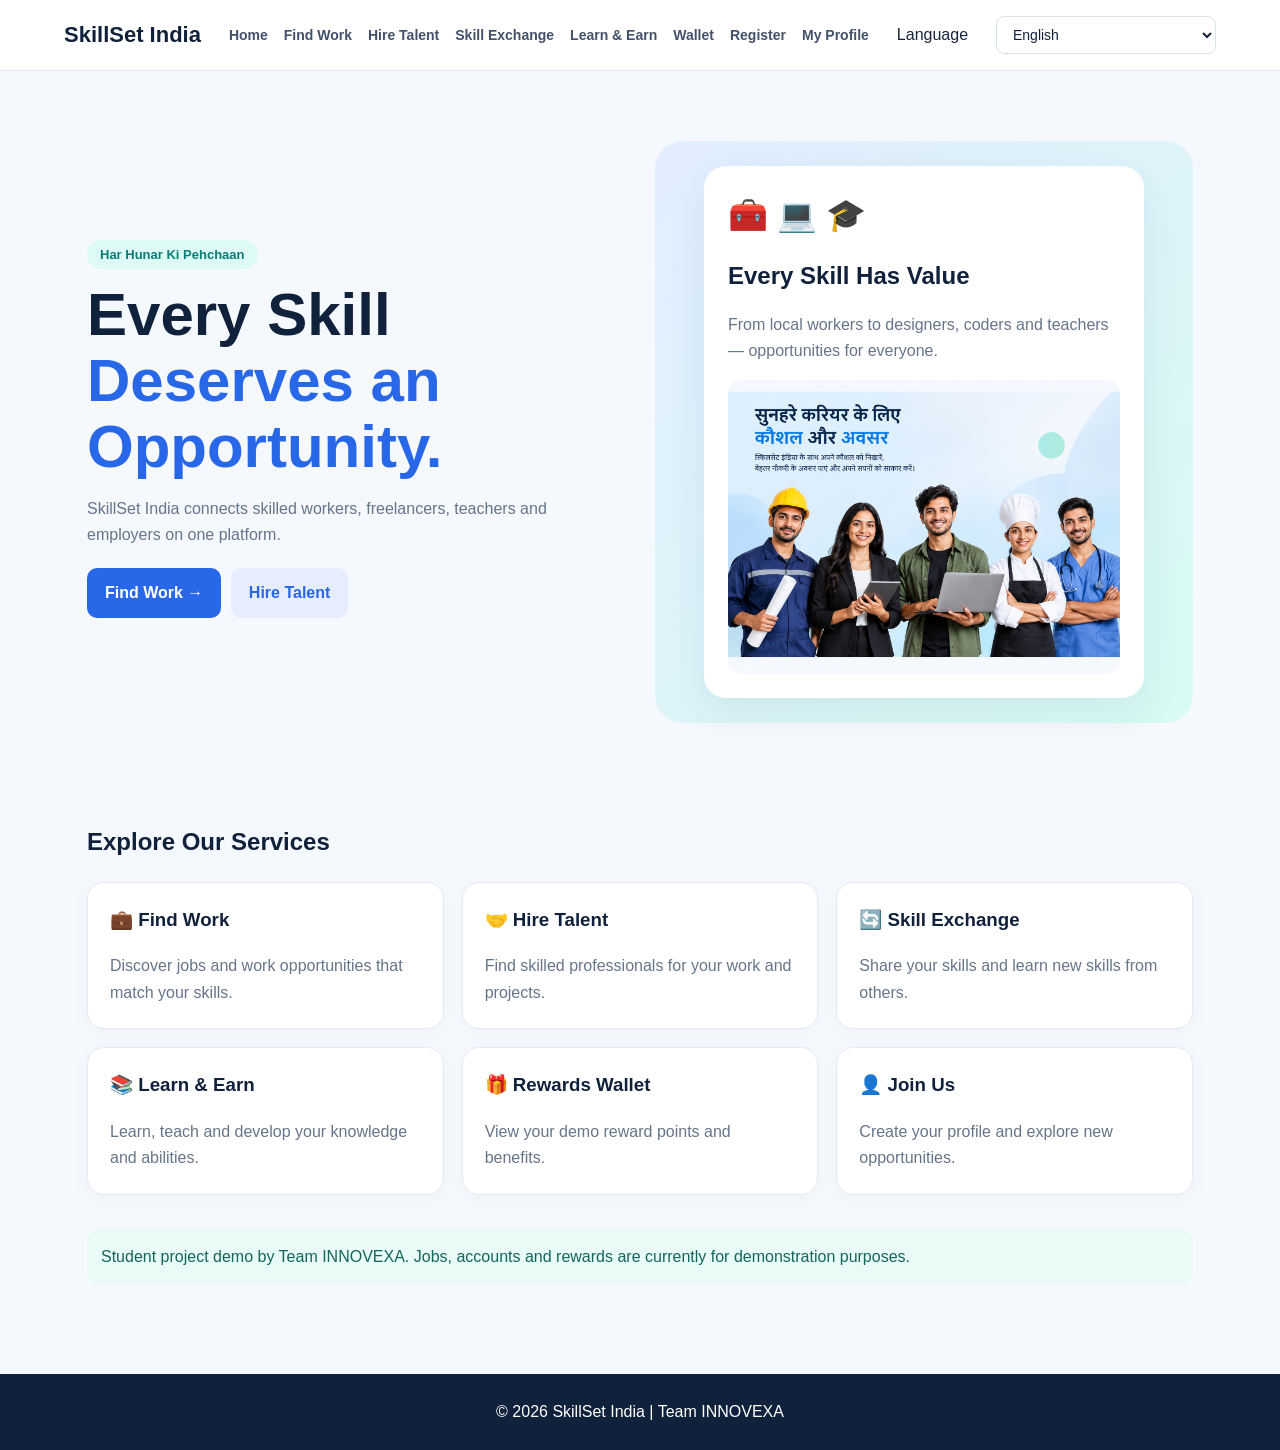
<file: index.html>
<!DOCTYPE html>
<html lang="en">
<head>
  <meta charset="UTF-8">
  <meta name="viewport" content="width=device-width, initial-scale=1.0">
  <meta name="description" content="SkillSet India connects skilled workers, freelancers, teachers and employers.">
  <title>SkillSet India | Home</title>
  <link rel="stylesheet" href="style.css">

  <style>
    .navbar {
      display: flex;
      align-items: center;
      justify-content: space-between;
      gap: 18px;
      flex-wrap: wrap;
    }

    .navbar nav {
      display: flex;
      align-items: center;
      gap: 16px;
      flex-wrap: wrap;
    }

    .language-select {
      max-width: 220px;
      padding: 9px 12px;
      border: 1px solid #dbe3ef;
      border-radius: 8px;
      background: white;
      color: #14213d;
      font-size: 14px;
      cursor: pointer;
    }

    .hero-art {
      display: flex;
      justify-content: center;
      align-items: center;
      padding: 25px;
      border-radius: 28px;
      background: linear-gradient(135deg, #e2edff, #d8fbf3);
      min-width: 0;
    }

    .art-card {
      width: 100%;
      max-width: 440px;
      padding: 24px;
      border-radius: 22px;
      background: #fff;
      box-shadow: 0 15px 40px rgba(30, 64, 120, 0.08);
      box-sizing: border-box;
    }

    .big-icon {
      font-size: 32px;
      margin-bottom: 16px;
    }

    .worker-photo {
      display: block;
      width: 100%;
      height: auto;
      aspect-ratio: 4 / 3;
      object-fit: cover;
      object-position: center;
      margin-top: 16px;
      border-radius: 14px;
    }

    .art-card h2 {
      font-size: 24px;
      margin: 12px 0;
    }

    .art-card p,
    .home-services .card p,
    .notice {
      line-height: 1.65;
    }

    .home-services {
      margin-top: 45px;
    }

    .home-services .card {
      text-decoration: none;
    }

    .notice {
      margin: 30px 0;
    }

    [data-i18n] {
      overflow-wrap: anywhere;
    }

    @media (max-width: 760px) {
      .navbar {
        align-items: flex-start;
      }

      .navbar nav {
        gap: 12px;
      }

      .language-select {
        max-width: 100%;
      }

      .hero-art {
        padding: 14px;
      }

      .art-card {
        padding: 18px;
      }
    }
  </style>
</head>

<body>
<header class="navbar">
  <a class="logo" href="index.html">SkillSet India</a>

  <nav aria-label="Main navigation">
    <a href="index.html" data-i18n="nav_home"
       data-en="Home" data-hi="होम">Home</a>
    <a href="jobs.html" data-i18n="nav_jobs"
       data-en="Find Work" data-hi="काम खोजें">Find Work</a>
    <a href="hire.html" data-i18n="nav_hire"
       data-en="Hire Talent" data-hi="लोगों को काम पर रखें">Hire Talent</a>
    <a href="skills.html" data-i18n="nav_skills"
       data-en="Skill Exchange" data-hi="कौशल का आदान-प्रदान">Skill Exchange</a>
    <a href="learn.html" data-i18n="nav_learn"
       data-en="Learn & Earn" data-hi="सीखें और कमाएँ">Learn & Earn</a>
    <a href="wallet.html" data-i18n="nav_wallet"
       data-en="Wallet" data-hi="वॉलेट">Wallet</a>
    <a href="register.html" data-i18n="nav_register"
       data-en="Register" data-hi="रजिस्टर करें">Register</a>
       <a href="profile.html" data-i18n="nav_profile"
   data-en="My Profile" data-hi="मेरी प्रोफ़ाइल">My Profile</a>
  </nav>

  <label for="siteLanguage" class="language-label">
    <span data-en="Language" data-hi="भाषा">Language</span>
  </label>

  <select id="siteLanguage" class="language-select"
          aria-label="Choose website language">
    <option value="en">English</option>
    <option value="hi">हिंदी - Hindi</option>
    <option value="bn">বাংলা - Bengali</option>
    <option value="te">తెలుగు - Telugu</option>
    <option value="mr">मराठी - Marathi</option>
    <option value="ta">தமிழ் - Tamil</option>
    <option value="gu">ગુજરાતી - Gujarati</option>
    <option value="ur">اردو - Urdu</option>
    <option value="kn">ಕನ್ನಡ - Kannada</option>
    <option value="ml">മലയാളം - Malayalam</option>
    <option value="pa">ਪੰਜਾਬੀ - Punjabi</option>
    <option value="or">ଓଡ଼ିଆ - Odia</option>
    <option value="as">অসমীয়া - Assamese</option>
    <option value="ne">नेपाली - Nepali</option>
    <option value="sa">संस्कृतम् - Sanskrit</option>
    <option value="ks">कॉशुर - Kashmiri</option>
    <option value="sd">سنڌी - Sindhi</option>
    <option value="kok">कोंकणी - Konkani</option>
    <option value="mai">मैथिली - Maithili</option>
    <option value="doi">डोगरी - Dogri</option>
    <option value="mni">মৈতৈলোন্ - Manipuri</option>
    <option value="sat">ᱥᱟᱱᱛᱟᱲᱤ - Santali</option>
    <option value="brx">बड़ो - Bodo</option>
  </select>
</header>

<main class="container">
  <section class="hero">
    <div>
      <span class="badge" data-i18n="hero_badge"
            data-en="Har Hunar Ki Pehchaan"
            data-hi="हर हुनर की पहचान">
        Har Hunar Ki Pehchaan
      </span>

      <h1>
  Every Skill<br>
  <span class="blue">Deserves an Opportunity.</span>
</h1>

      <p data-i18n="hero_description"
         data-en="SkillSet India connects skilled workers, freelancers, teachers and employers on one platform."
         data-hi="स्किलसेट इंडिया कुशल कामगारों, फ्रीलांसरों, शिक्षकों और नियोक्ताओं को एक मंच पर जोड़ता है।">
        SkillSet India connects skilled workers, freelancers, teachers and employers on one platform.
      </p>

      <a class="btn" href="jobs.html" data-i18n="hero_find_work"
         data-en="Find Work →" data-hi="काम खोजें →">Find Work →</a>

      <a class="btn secondary" href="hire.html" data-i18n="hero_hire"
         data-en="Hire Talent" data-hi="लोगों को काम पर रखें">Hire Talent</a>
    </div>

    <div class="hero-art">
      <div class="art-card">
        <div class="big-icon" aria-hidden="true">🧰 💻 🎓</div>

        <h2 data-i18n="hero_card_title"
            data-en="Every Skill Has Value"
            data-hi="हर हुनर की अपनी कीमत है">
          Every Skill Has Value
        </h2>

        <p data-i18n="hero_card_description"
           data-en="From local workers to designers, coders and teachers — opportunities for everyone."
           data-hi="स्थानीय कामगारों से लेकर डिजाइनरों, कोडर्स और शिक्षकों तक — सभी के लिए अवसर।">
          From local workers to designers, coders and teachers — opportunities for everyone.
        </p>

        <img class="worker-photo" src="workers.png"
             alt="Skilled workers and professionals" loading="eager">
      </div>
    </div>
  </section>

  <section class="home-services">
    <h2 data-i18n="services_title"
        data-en="Explore Our Services"
        data-hi="हमारी सेवाएँ देखें">Explore Our Services</h2>

    <section class="grid">
      <a class="card" href="jobs.html">
        <h3>💼 <span data-i18n="service_find_work"
            data-en="Find Work" data-hi="काम खोजें">Find Work</span></h3>
        <p data-i18n="service_find_work_desc"
           data-en="Discover jobs and work opportunities that match your skills."
           data-hi="अपने कौशल के अनुसार नौकरी और काम के अवसर खोजें।">
          Discover jobs and work opportunities that match your skills.
        </p>
      </a>

      <a class="card" href="hire.html">
        <h3>🤝 <span data-i18n="service_hire"
            data-en="Hire Talent" data-hi="लोगों को काम पर रखें">Hire Talent</span></h3>
        <p data-i18n="service_hire_desc"
           data-en="Find skilled professionals for your work and projects."
           data-hi="अपने काम और प्रोजेक्ट के लिए कुशल लोगों को खोजें।">
          Find skilled professionals for your work and projects.
        </p>
      </a>

      <a class="card" href="skills.html">
        <h3>🔄 <span data-i18n="service_skills"
            data-en="Skill Exchange" data-hi="कौशल का आदान-प्रदान">Skill Exchange</span></h3>
        <p data-i18n="service_skills_desc"
           data-en="Share your skills and learn new skills from others."
           data-hi="अपने कौशल साझा करें और दूसरों से नए कौशल सीखें।">
          Share your skills and learn new skills from others.
        </p>
      </a>

      <a class="card" href="learn.html">
        <h3>📚 <span data-i18n="service_learn"
            data-en="Learn & Earn" data-hi="सीखें और कमाएँ">Learn & Earn</span></h3>
        <p data-i18n="service_learn_desc"
           data-en="Learn, teach and develop your knowledge and abilities."
           data-hi="सीखें, सिखाएँ और अपना ज्ञान व क्षमताएँ बढ़ाएँ।">
          Learn, teach and develop your knowledge and abilities.
        </p>
      </a>

      <a class="card" href="wallet.html">
        <h3>🎁 <span data-i18n="service_wallet"
            data-en="Rewards Wallet" data-hi="रिवॉर्ड वॉलेट">Rewards Wallet</span></h3>
        <p data-i18n="service_wallet_desc"
           data-en="View your demo reward points and benefits."
           data-hi="अपने डेमो रिवॉर्ड पॉइंट्स और लाभ देखें।">
          View your demo reward points and benefits.
        </p>
      </a>

      <a class="card" href="register.html">
        <h3>👤 <span data-i18n="service_join"
            data-en="Join Us" data-hi="हमसे जुड़ें">Join Us</span></h3>
        <p data-i18n="service_join_desc"
           data-en="Create your profile and explore new opportunities."
           data-hi="अपनी प्रोफ़ाइल बनाएँ और नए अवसर खोजें।">
          Create your profile and explore new opportunities.
        </p>
      </a>
    </section>
  </section>

  <div class="notice" data-i18n="demo_notice"
       data-en="Student project demo by Team INNOVEXA. Jobs, accounts and rewards are currently for demonstration purposes."
       data-hi="Team INNOVEXA द्वारा छात्र प्रोजेक्ट डेमो। नौकरियाँ, खाते और रिवॉर्ड अभी केवल प्रदर्शन के लिए हैं।">
    Student project demo by Team INNOVEXA. Jobs, accounts and rewards are currently for demonstration purposes.
  </div>
</main>

<footer>© 2026 SkillSet India | Team INNOVEXA</footer>

<div id="google_translate_element" style="display:none"></div>

<script src="script.js"></script>
<script src="language.js"></script>
</body>
</html>
</file>
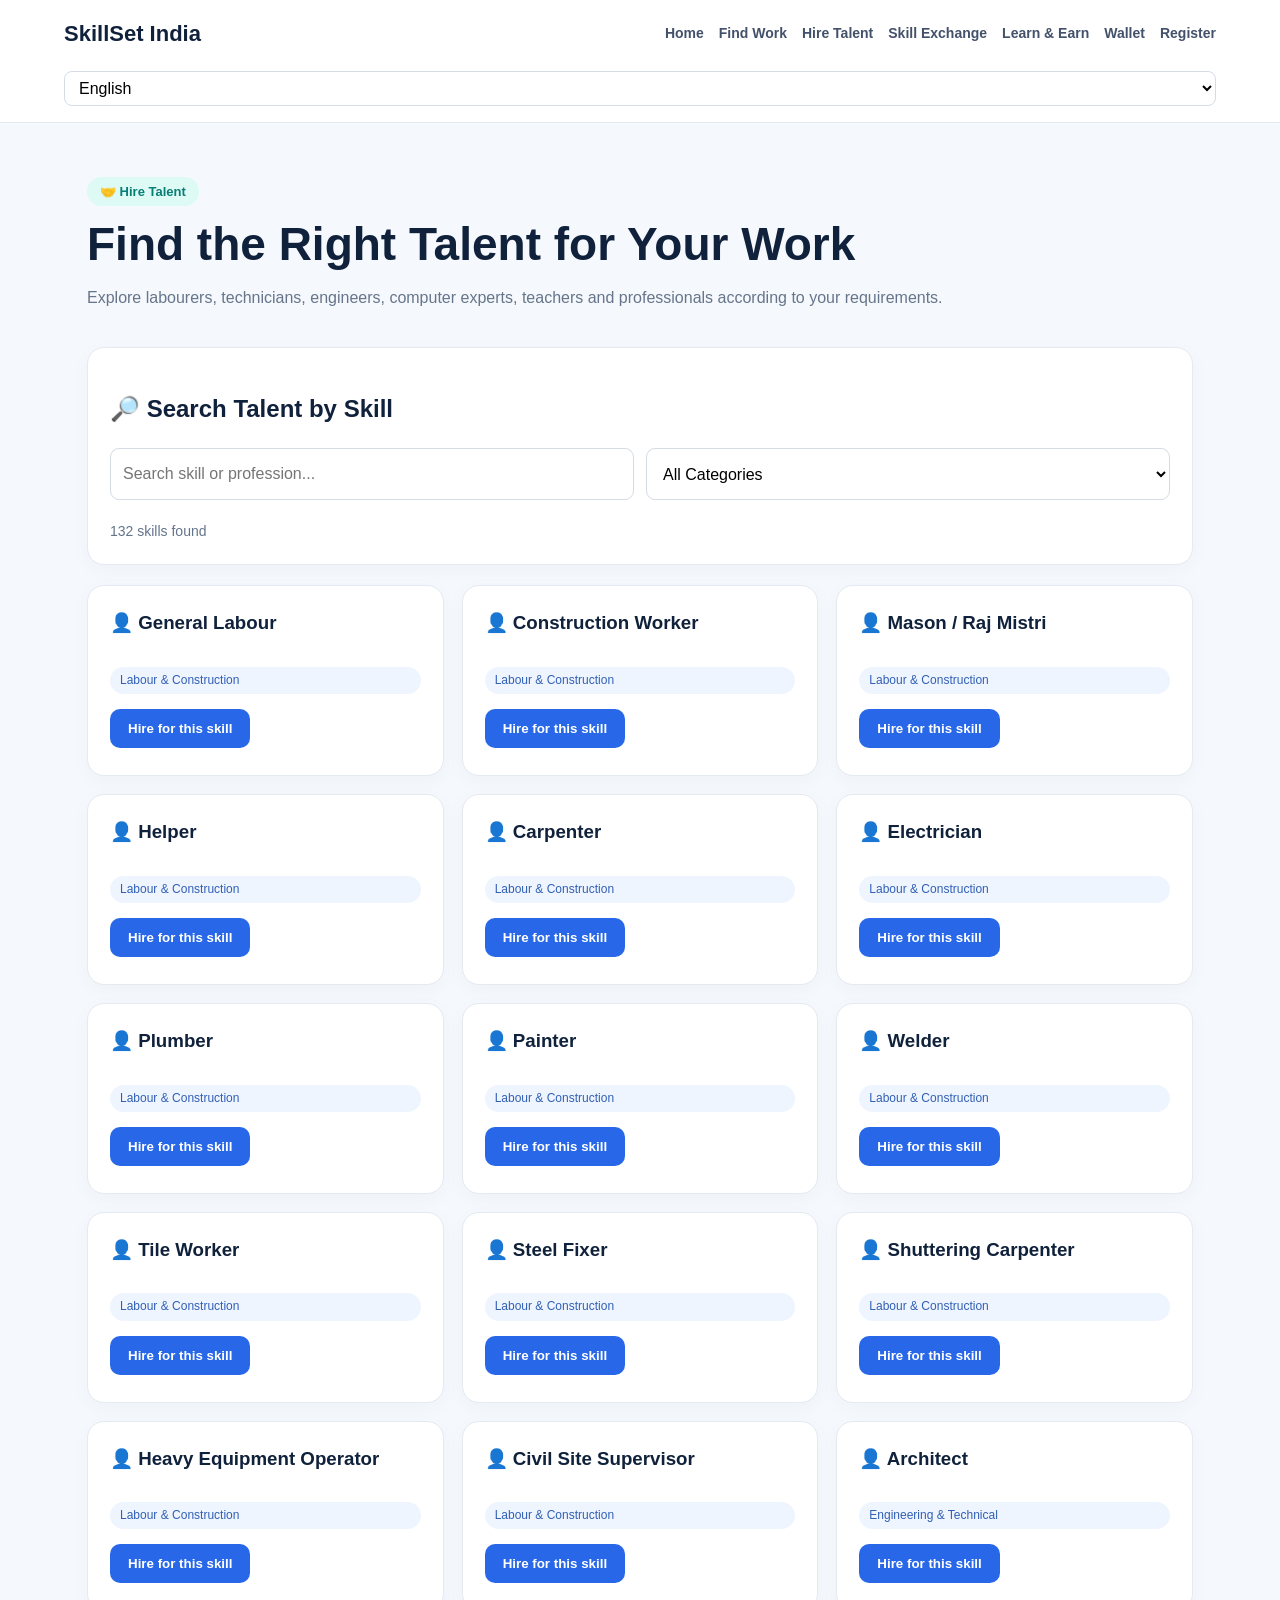
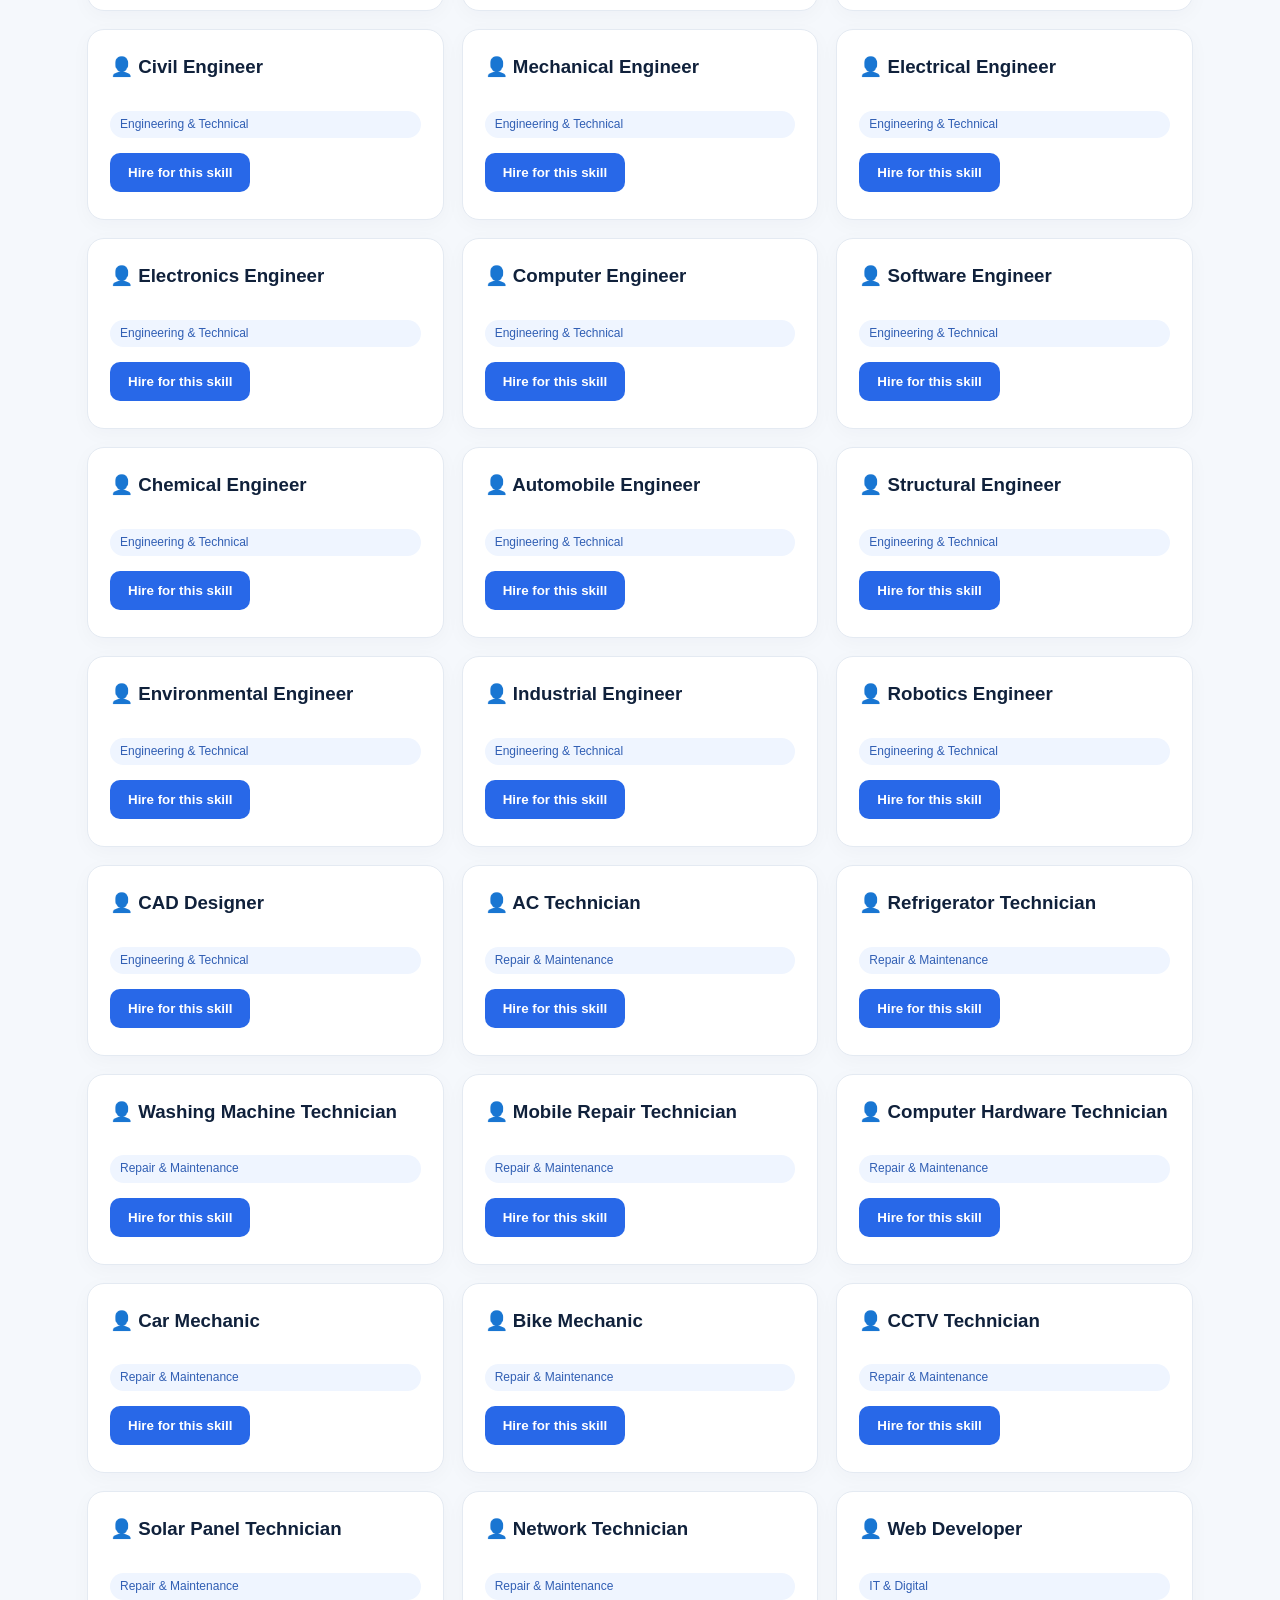
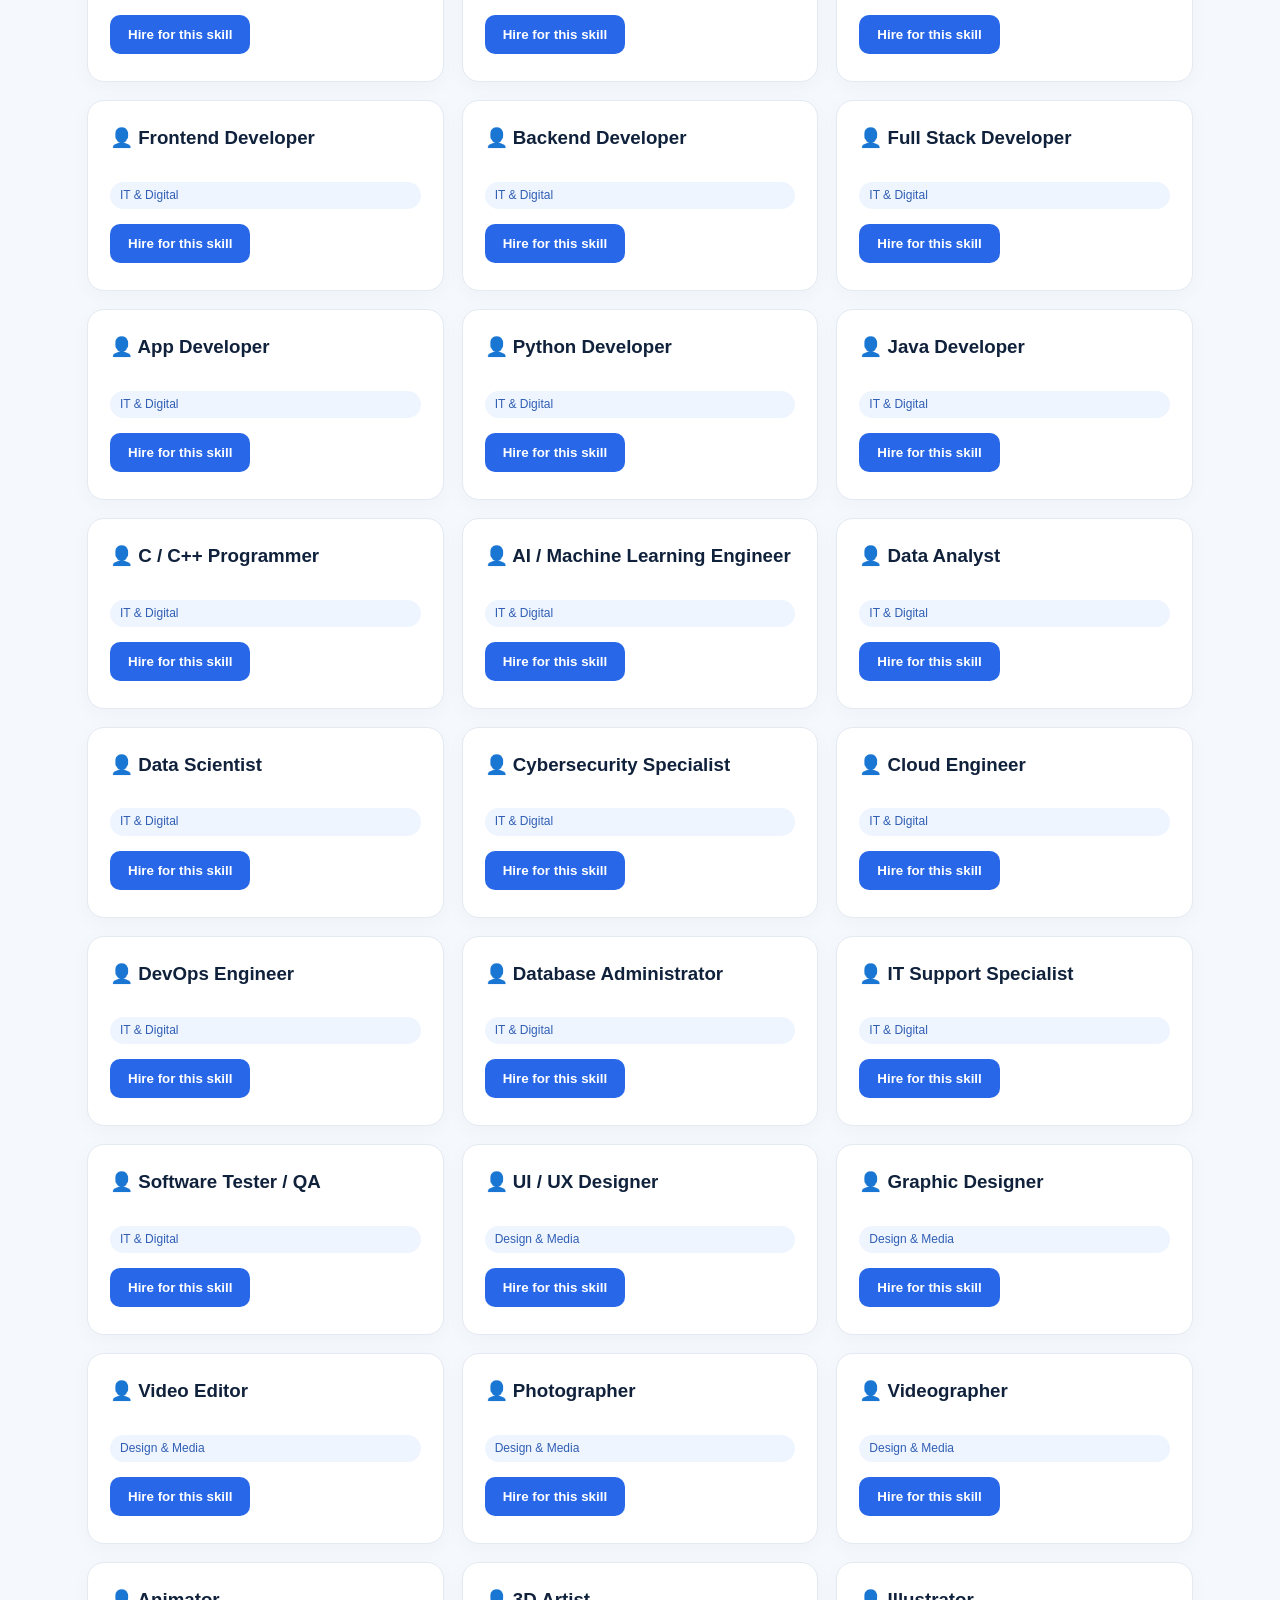
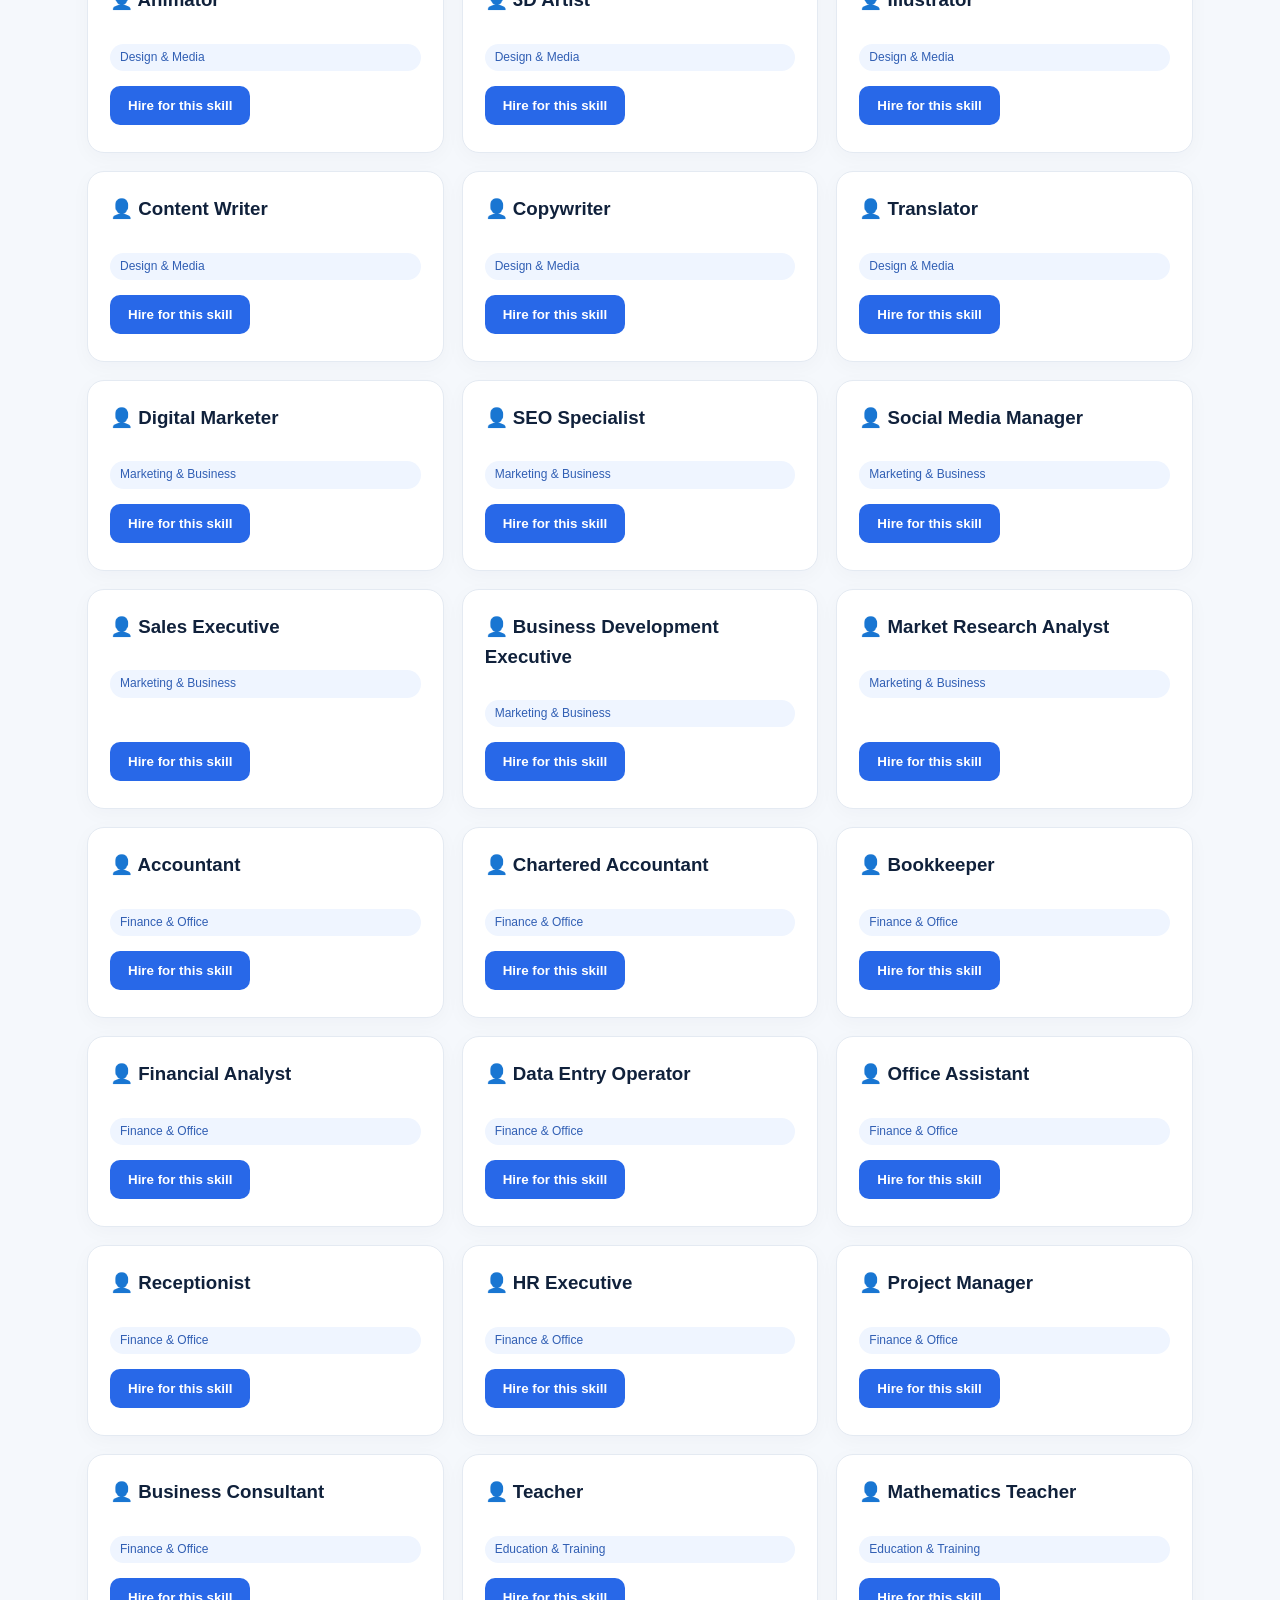
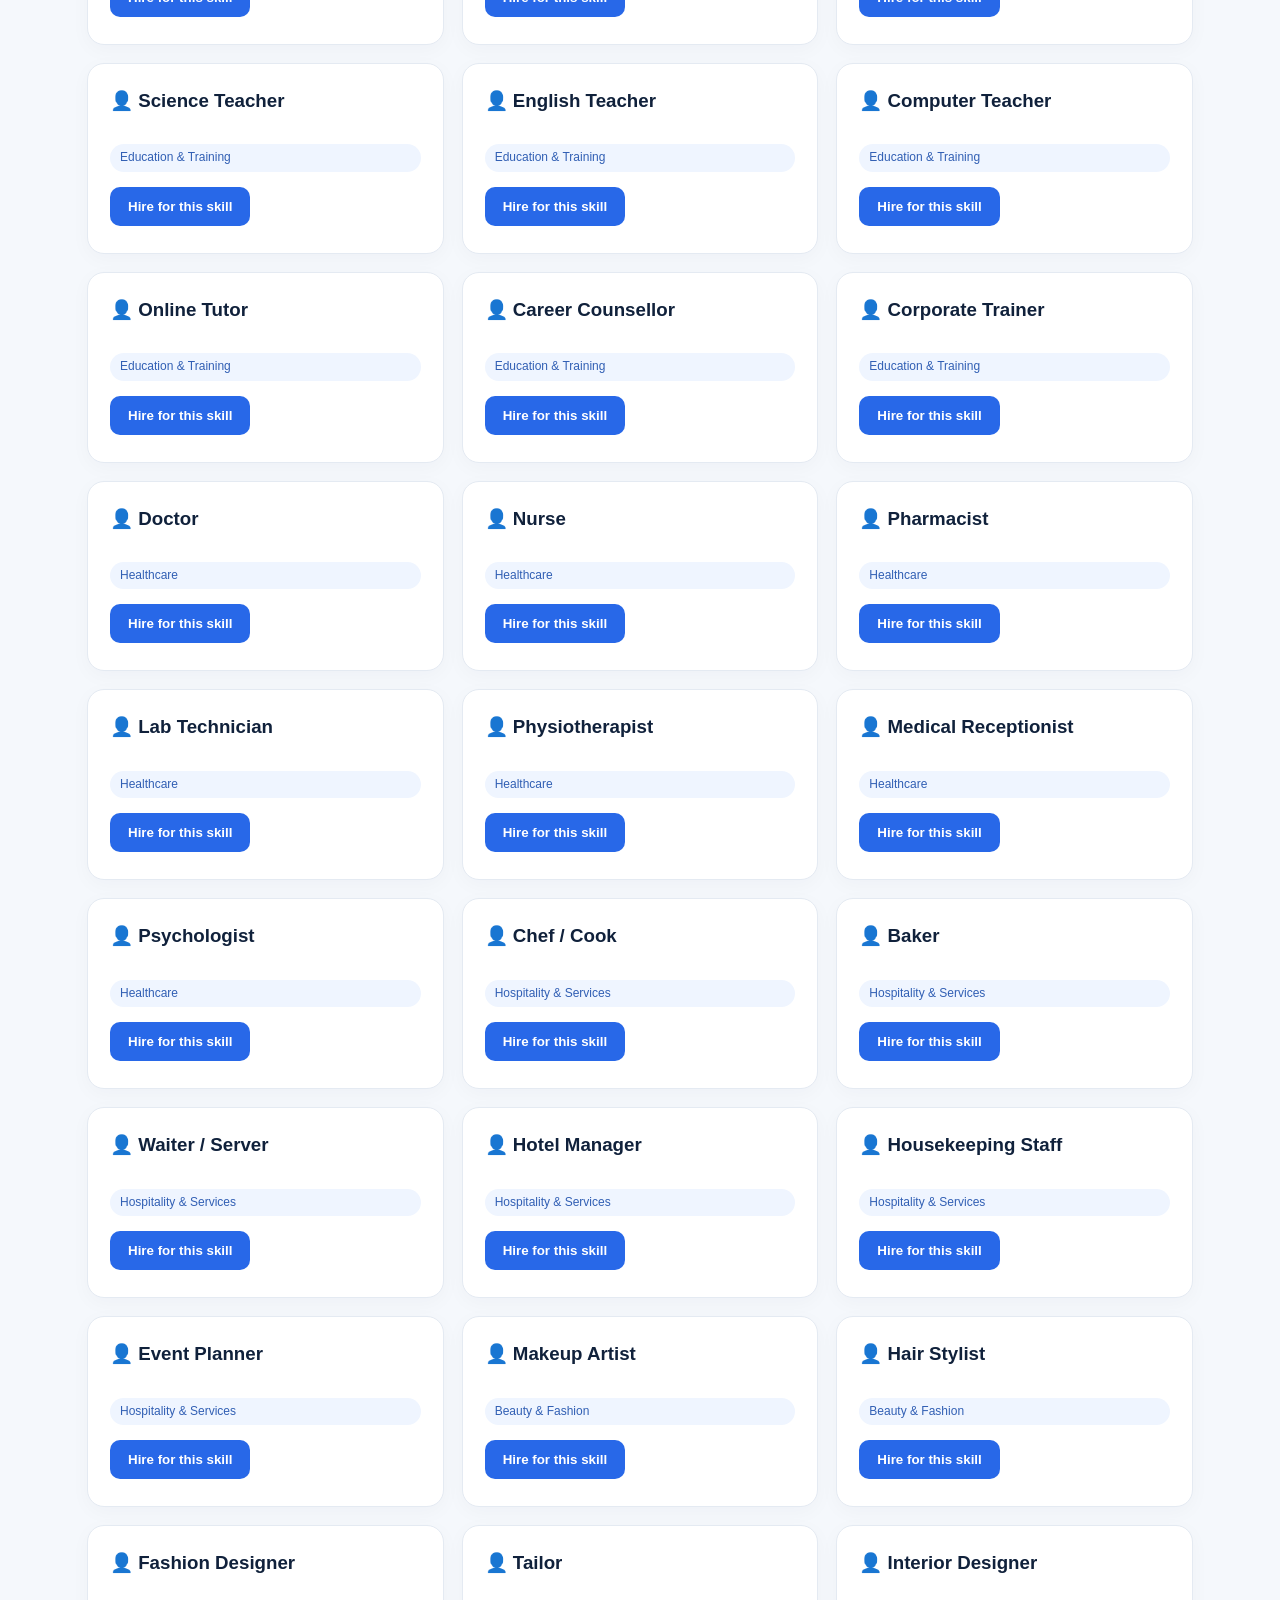
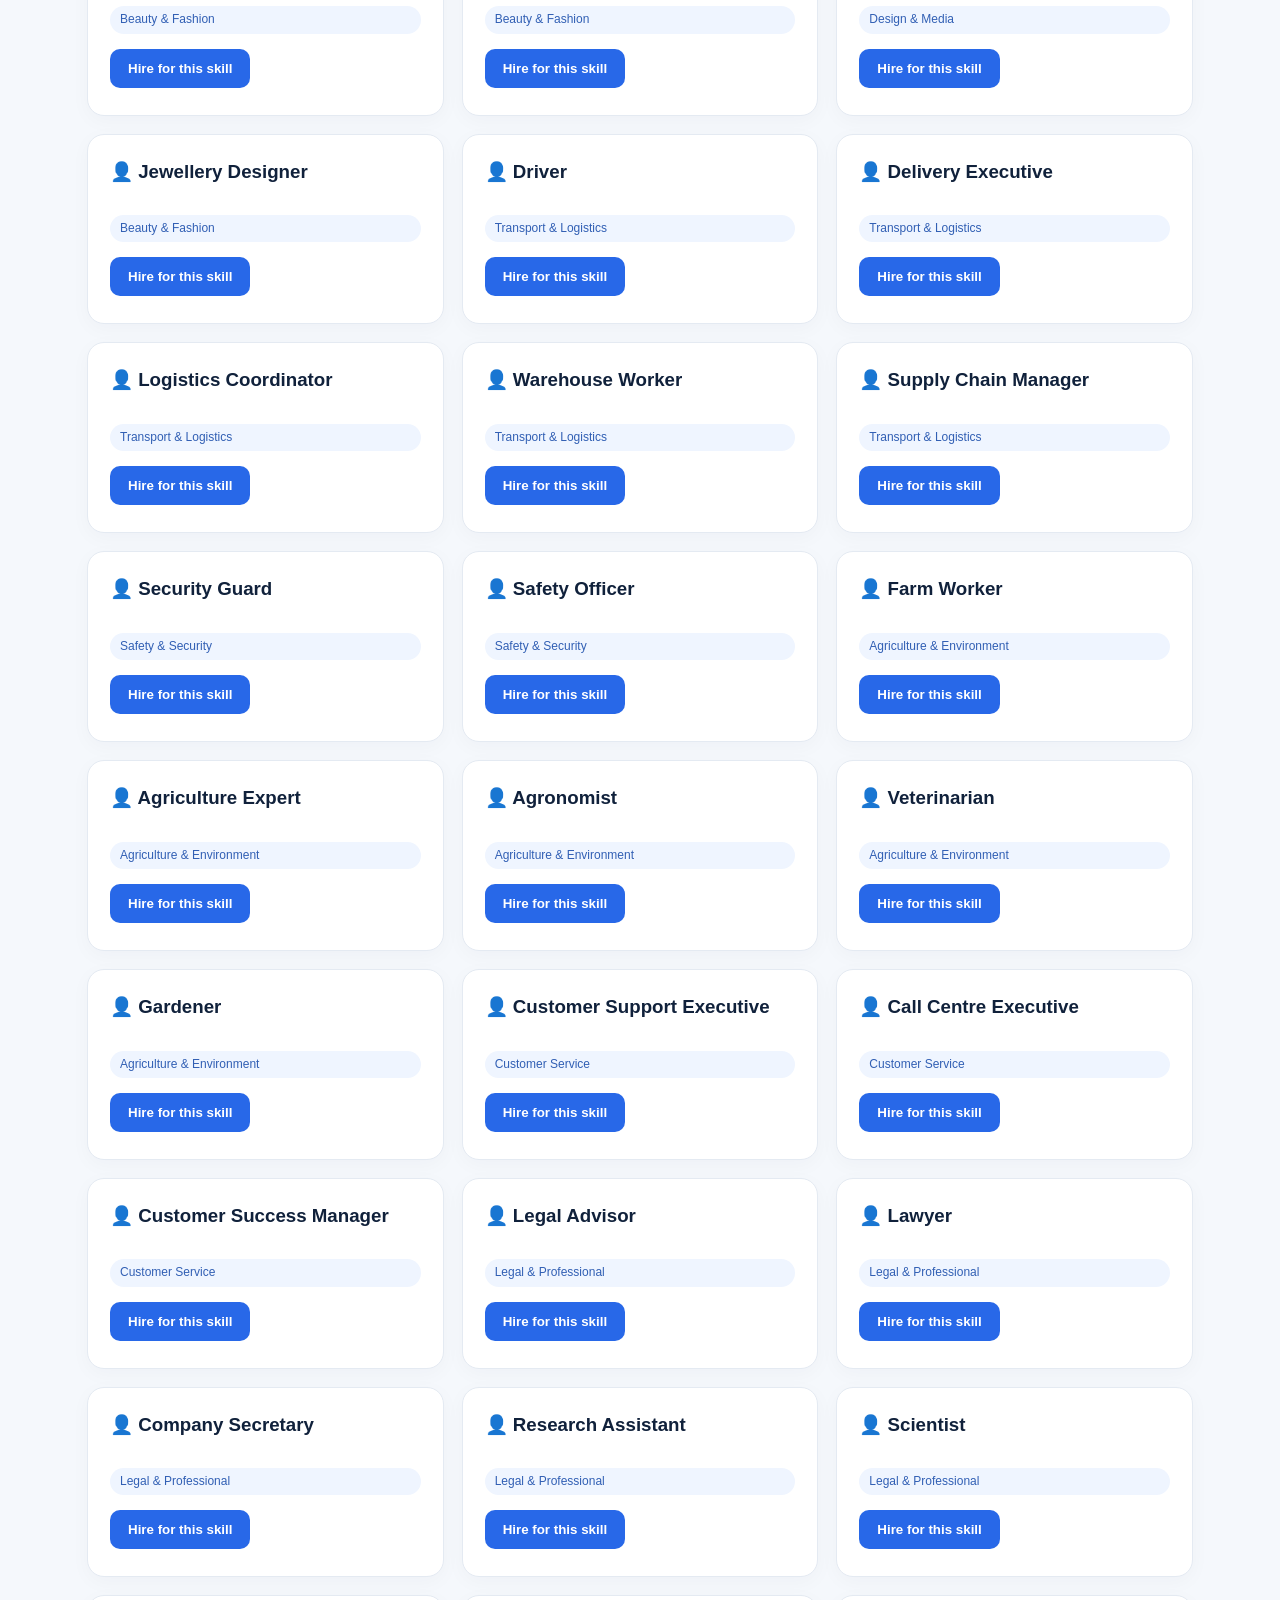
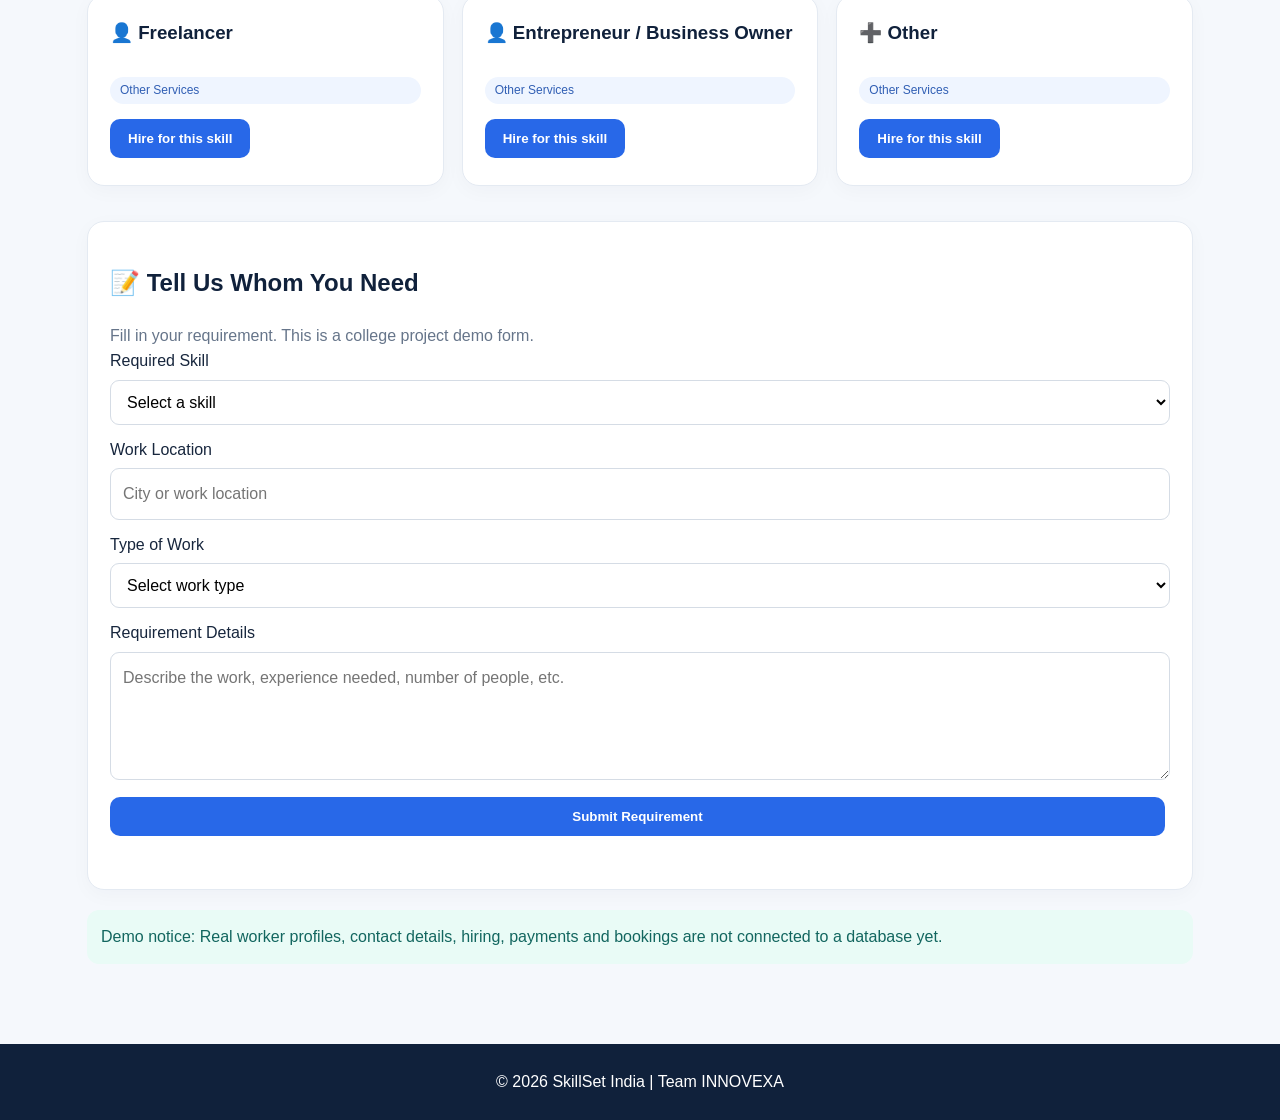
<file: hire.html>
<!DOCTYPE html>
<html lang="en">
<head>
  <meta charset="UTF-8">
  <meta name="viewport" content="width=device-width, initial-scale=1.0">
  <title>Hire Talent | SkillSet India</title>
  <link rel="stylesheet" href="style.css">

  <style>
    .page-tools {
      display: grid;
      grid-template-columns: repeat(auto-fit, minmax(220px, 1fr));
      gap: 12px;
      margin: 20px 0;
    }

    .page-tools input,
    .page-tools select,
    .hire-form input,
    .hire-form select,
    .hire-form textarea {
      width: 100%;
      padding: 12px;
      border: 1px solid #d5dce5;
      border-radius: 9px;
      box-sizing: border-box;
      font: inherit;
    }

    .skill-card {
      display: flex;
      flex-direction: column;
      gap: 10px;
    }

    .skill-card p { line-height: 1.5; }

    .skill-actions {
      display: flex;
      flex-wrap: wrap;
      gap: 8px;
      margin-top: auto;
    }

    .hire-form {
      display: grid;
      gap: 12px;
    }

    .hire-form label {
      display: grid;
      gap: 6px;
    }

    .small-note {
      color: #64748b;
      font-size: 14px;
    }

    .empty-state {
      display: none;
      padding: 20px;
      text-align: center;
    }

    .language-control {
      padding: 7px 10px;
      border: 1px solid #d5dce5;
      border-radius: 8px;
      font: inherit;
      cursor: pointer;
    }
  </style>
</head>

<body>

<header class="navbar">
  <a class="logo" href="index.html"> SkillSet India</a>

  <nav>
    <a href="index.html" data-en="Home" data-hi="होम">Home</a>
    <a href="jobs.html" data-en="Find Work" data-hi="काम खोजें">Find Work</a>
    <a href="hire.html" data-en="Hire Talent" data-hi="काम पर रखें">Hire Talent</a>
    <a href="skills.html" data-en="Skill Exchange" data-hi="कौशल साझा करें">Skill Exchange</a>
    <a href="learn.html" data-en="Learn & Earn" data-hi="सीखें और कमाएँ">Learn & Earn</a>
    <a href="wallet.html" data-en="Wallet" data-hi="वॉलेट">Wallet</a>
    <a href="register.html" data-en="Register" data-hi="रजिस्टर करें">Register</a>
  </nav>

  <select id="siteLanguage" class="language-control" aria-label="Select language">
    <option value="en">English</option>
    <option value="hi">हिन्दी</option>
  </select>
</header>

<main class="container">

  <section class="page-title">
    <span class="badge" data-en="🤝 Hire Talent" data-hi="🤝 लोगों को काम पर रखें">
      🤝 Hire Talent
    </span>

    <h1
      data-en="Find the Right Talent for Your Work"
      data-hi="अपने काम के लिए सही व्यक्ति खोजें">
      Find the Right Talent for Your Work
    </h1>

    <p
      data-en="Explore labourers, technicians, engineers, computer experts, teachers and professionals according to your requirements."
      data-hi="अपनी ज़रूरत के अनुसार मज़दूर, तकनीशियन, इंजीनियर, कंप्यूटर विशेषज्ञ, शिक्षक और अन्य पेशेवर खोजें।">
      Explore labourers, technicians, engineers, computer experts, teachers and professionals according to your requirements.
    </p>
  </section>

  <section class="card">
    <h2 data-en="🔎 Search Talent by Skill" data-hi="🔎 कौशल के अनुसार लोगों को खोजें">
      🔎 Search Talent by Skill
    </h2>

    <div class="page-tools">
      <input
        id="skillSearch"
        type="search"
        data-placeholder-en="Search skill or profession..."
        data-placeholder-hi="कौशल या पेशा खोजें..."
        placeholder="Search skill or profession...">

      <select id="categoryFilter" aria-label="Filter by category">
        <option value="" data-en="All Categories" data-hi="सभी श्रेणियाँ">
          All Categories
        </option>
      </select>
    </div>

    <p id="resultCount" class="small-note" aria-live="polite"></p>
  </section>

  <section id="skillResults" class="grid"></section>

  <div id="emptyState" class="card empty-state">
    <h3 data-en="Skill not found?" data-hi="कौशल नहीं मिला?">Skill not found?</h3>

    <p
      data-en="Choose Other Skill and enter your requirement."
      data-hi="Other Skill चुनें और अपनी ज़रूरत लिखें।">
      Choose Other Skill and enter your requirement.
    </p>

    <button
      class="btn"
      type="button"
      onclick="selectOther()"
      data-en="Add Other Skill"
      data-hi="अन्य कौशल जोड़ें">
      Add Other Skill
    </button>
  </div>

  <section class="card" id="requirementSection" style="margin-top:30px">
    <h2 data-en="📝 Tell Us Whom You Need" data-hi="📝 बताएं आपको किस व्यक्ति की ज़रूरत है">
      📝 Tell Us Whom You Need
    </h2>

    <p
      data-en="Fill in your requirement. This is a college project demo form."
      data-hi="अपनी ज़रूरत की जानकारी भरें। यह कॉलेज प्रोजेक्ट का डेमो फ़ॉर्म है।">
      Fill in your requirement. This is a college project demo form.
    </p>

    <form id="hireForm" class="hire-form">

      <label>
        <span data-en="Required Skill" data-hi="ज़रूरी कौशल">Required Skill</span>
        <select id="requiredSkill" required>
          <option value="" data-en="Select a skill" data-hi="कौशल चुनें">
            Select a skill
          </option>
        </select>
      </label>

      <label id="otherSkillLabel" style="display:none">
        <span data-en="Enter Your Skill / Profession" data-hi="अपना कौशल / पेशा लिखें">
          Enter Your Skill / Profession
        </span>

        <input
          id="otherSkill"
          type="text"
          data-placeholder-en="Example: Robotics Engineer"
          data-placeholder-hi="उदाहरण: रोबोटिक्स इंजीनियर"
          placeholder="Example: Robotics Engineer">
      </label>

      <label>
        <span data-en="Work Location" data-hi="काम की जगह">Work Location</span>
        <input
          id="workLocation"
          type="text"
          data-placeholder-en="City or work location"
          data-placeholder-hi="शहर या काम की जगह"
          placeholder="City or work location"
          required>
      </label>

      <label>
        <span data-en="Type of Work" data-hi="काम का प्रकार">Type of Work</span>

        <select id="workType" required>
          <option value="" data-en="Select work type" data-hi="काम का प्रकार चुनें">Select work type</option>
          <option value="Full-time" data-en="Full-time" data-hi="पूर्णकालिक">Full-time</option>
          <option value="Part-time" data-en="Part-time" data-hi="अंशकालिक">Part-time</option>
          <option value="Contract" data-en="Contract" data-hi="अनुबंध">Contract</option>
          <option value="Freelance" data-en="Freelance" data-hi="फ्रीलांस">Freelance</option>
          <option value="Temporary / Daily Work" data-en="Temporary / Daily Work" data-hi="अस्थायी / दैनिक काम">Temporary / Daily Work</option>
          <option value="Internship" data-en="Internship" data-hi="इंटर्नशिप">Internship</option>
        </select>
      </label>

      <label>
        <span data-en="Requirement Details" data-hi="काम की पूरी जानकारी">
          Requirement Details
        </span>

        <textarea
          id="requirementDetails"
          rows="4"
          data-placeholder-en="Describe the work, experience needed, number of people, etc."
          data-placeholder-hi="काम, ज़रूरी अनुभव, लोगों की संख्या आदि के बारे में बताएं।"
          placeholder="Describe the work, experience needed, number of people, etc."></textarea>
      </label>

      <button class="btn" type="submit"
        data-en="Submit Requirement" data-hi="ज़रूरत सबमिट करें">
        Submit Requirement
      </button>

      <p id="formMessage" class="small-note" aria-live="polite"></p>
    </form>
  </section>

  <div
    class="notice"
    data-en="Demo notice: Real worker profiles, contact details, hiring, payments and bookings are not connected to a database yet."
    data-hi="डेमो सूचना: वास्तविक कामगारों की प्रोफ़ाइल, संपर्क विवरण, भर्ती, भुगतान और बुकिंग अभी किसी डेटाबेस से जुड़े नहीं हैं।">
    Demo notice: Real worker profiles, contact details, hiring, payments and bookings are not connected to a database yet.
  </div>

</main>

<footer>© 2026 SkillSet India | Team INNOVEXA</footer>

<script>
const skills = [
  ["General Labour","Labour & Construction"],
  ["Construction Worker","Labour & Construction"],
  ["Mason / Raj Mistri","Labour & Construction"],
  ["Helper","Labour & Construction"],
  ["Carpenter","Labour & Construction"],
  ["Electrician","Labour & Construction"],
  ["Plumber","Labour & Construction"],
  ["Painter","Labour & Construction"],
  ["Welder","Labour & Construction"],
  ["Tile Worker","Labour & Construction"],
  ["Steel Fixer","Labour & Construction"],
  ["Shuttering Carpenter","Labour & Construction"],
  ["Heavy Equipment Operator","Labour & Construction"],
  ["Civil Site Supervisor","Labour & Construction"],

  ["Architect","Engineering & Technical"],
  ["Civil Engineer","Engineering & Technical"],
  ["Mechanical Engineer","Engineering & Technical"],
  ["Electrical Engineer","Engineering & Technical"],
  ["Electronics Engineer","Engineering & Technical"],
  ["Computer Engineer","Engineering & Technical"],
  ["Software Engineer","Engineering & Technical"],
  ["Chemical Engineer","Engineering & Technical"],
  ["Automobile Engineer","Engineering & Technical"],
  ["Structural Engineer","Engineering & Technical"],
  ["Environmental Engineer","Engineering & Technical"],
  ["Industrial Engineer","Engineering & Technical"],
  ["Robotics Engineer","Engineering & Technical"],
  ["CAD Designer","Engineering & Technical"],

  ["AC Technician","Repair & Maintenance"],
  ["Refrigerator Technician","Repair & Maintenance"],
  ["Washing Machine Technician","Repair & Maintenance"],
  ["Mobile Repair Technician","Repair & Maintenance"],
  ["Computer Hardware Technician","Repair & Maintenance"],
  ["Car Mechanic","Repair & Maintenance"],
  ["Bike Mechanic","Repair & Maintenance"],
  ["CCTV Technician","Repair & Maintenance"],
  ["Solar Panel Technician","Repair & Maintenance"],
  ["Network Technician","Repair & Maintenance"],

  ["Web Developer","IT & Digital"],
  ["Frontend Developer","IT & Digital"],
  ["Backend Developer","IT & Digital"],
  ["Full Stack Developer","IT & Digital"],
  ["App Developer","IT & Digital"],
  ["Python Developer","IT & Digital"],
  ["Java Developer","IT & Digital"],
  ["C / C++ Programmer","IT & Digital"],
  ["AI / Machine Learning Engineer","IT & Digital"],
  ["Data Analyst","IT & Digital"],
  ["Data Scientist","IT & Digital"],
  ["Cybersecurity Specialist","IT & Digital"],
  ["Cloud Engineer","IT & Digital"],
  ["DevOps Engineer","IT & Digital"],
  ["Database Administrator","IT & Digital"],
  ["IT Support Specialist","IT & Digital"],
  ["Software Tester / QA","IT & Digital"],

  ["UI / UX Designer","Design & Media"],
  ["Graphic Designer","Design & Media"],
  ["Video Editor","Design & Media"],
  ["Photographer","Design & Media"],
  ["Videographer","Design & Media"],
  ["Animator","Design & Media"],
  ["3D Artist","Design & Media"],
  ["Illustrator","Design & Media"],
  ["Content Writer","Design & Media"],
  ["Copywriter","Design & Media"],
  ["Translator","Design & Media"],

  ["Digital Marketer","Marketing & Business"],
  ["SEO Specialist","Marketing & Business"],
  ["Social Media Manager","Marketing & Business"],
  ["Sales Executive","Marketing & Business"],
  ["Business Development Executive","Marketing & Business"],
  ["Market Research Analyst","Marketing & Business"],

  ["Accountant","Finance & Office"],
  ["Chartered Accountant","Finance & Office"],
  ["Bookkeeper","Finance & Office"],
  ["Financial Analyst","Finance & Office"],
  ["Data Entry Operator","Finance & Office"],
  ["Office Assistant","Finance & Office"],
  ["Receptionist","Finance & Office"],
  ["HR Executive","Finance & Office"],
  ["Project Manager","Finance & Office"],
  ["Business Consultant","Finance & Office"],

  ["Teacher","Education & Training"],
  ["Mathematics Teacher","Education & Training"],
  ["Science Teacher","Education & Training"],
  ["English Teacher","Education & Training"],
  ["Computer Teacher","Education & Training"],
  ["Online Tutor","Education & Training"],
  ["Career Counsellor","Education & Training"],
  ["Corporate Trainer","Education & Training"],

  ["Doctor","Healthcare"],
  ["Nurse","Healthcare"],
  ["Pharmacist","Healthcare"],
  ["Lab Technician","Healthcare"],
  ["Physiotherapist","Healthcare"],
  ["Medical Receptionist","Healthcare"],
  ["Psychologist","Healthcare"],

  ["Chef / Cook","Hospitality & Services"],
  ["Baker","Hospitality & Services"],
  ["Waiter / Server","Hospitality & Services"],
  ["Hotel Manager","Hospitality & Services"],
  ["Housekeeping Staff","Hospitality & Services"],
  ["Event Planner","Hospitality & Services"],

  ["Makeup Artist","Beauty & Fashion"],
  ["Hair Stylist","Beauty & Fashion"],
  ["Fashion Designer","Beauty & Fashion"],
  ["Tailor","Beauty & Fashion"],
  ["Interior Designer","Design & Media"],
  ["Jewellery Designer","Beauty & Fashion"],

  ["Driver","Transport & Logistics"],
  ["Delivery Executive","Transport & Logistics"],
  ["Logistics Coordinator","Transport & Logistics"],
  ["Warehouse Worker","Transport & Logistics"],
  ["Supply Chain Manager","Transport & Logistics"],

  ["Security Guard","Safety & Security"],
  ["Safety Officer","Safety & Security"],

  ["Farm Worker","Agriculture & Environment"],
  ["Agriculture Expert","Agriculture & Environment"],
  ["Agronomist","Agriculture & Environment"],
  ["Veterinarian","Agriculture & Environment"],
  ["Gardener","Agriculture & Environment"],

  ["Customer Support Executive","Customer Service"],
  ["Call Centre Executive","Customer Service"],
  ["Customer Success Manager","Customer Service"],

  ["Legal Advisor","Legal & Professional"],
  ["Lawyer","Legal & Professional"],
  ["Company Secretary","Legal & Professional"],
  ["Research Assistant","Legal & Professional"],
  ["Scientist","Legal & Professional"],

  ["Freelancer","Other Services"],
  ["Entrepreneur / Business Owner","Other Services"],
  ["Other","Other Services"]
];

const skillTranslations = {
  "General Labour":"सामान्य मज़दूर",
  "Construction Worker":"निर्माण मज़दूर",
  "Mason / Raj Mistri":"राज मिस्त्री",
  "Helper":"सहायक",
  "Carpenter":"बढ़ई",
  "Electrician":"इलेक्ट्रीशियन",
  "Plumber":"प्लंबर",
  "Painter":"पेंटर",
  "Welder":"वेल्डर",
  "Tile Worker":"टाइल लगाने वाला",
  "Steel Fixer":"सरिया बाँधने वाला",
  "Shuttering Carpenter":"शटरिंग बढ़ई",
  "Heavy Equipment Operator":"भारी मशीन ऑपरेटर",
  "Civil Site Supervisor":"सिविल साइट सुपरवाइज़र",
  "Architect":"वास्तुकार",
  "Civil Engineer":"सिविल इंजीनियर",
  "Mechanical Engineer":"मैकेनिकल इंजीनियर",
  "Electrical Engineer":"इलेक्ट्रिकल इंजीनियर",
  "Electronics Engineer":"इलेक्ट्रॉनिक्स इंजीनियर",
  "Computer Engineer":"कंप्यूटर इंजीनियर",
  "Software Engineer":"सॉफ्टवेयर इंजीनियर",
  "Chemical Engineer":"केमिकल इंजीनियर",
  "Automobile Engineer":"ऑटोमोबाइल इंजीनियर",
  "Structural Engineer":"स्ट्रक्चरल इंजीनियर",
  "Environmental Engineer":"पर्यावरण इंजीनियर",
  "Industrial Engineer":"इंडस्ट्रियल इंजीनियर",
  "Robotics Engineer":"रोबोटिक्स इंजीनियर",
  "CAD Designer":"सीएडी डिज़ाइनर",
  "AC Technician":"एसी तकनीशियन",
  "Refrigerator Technician":"फ्रिज तकनीशियन",
  "Washing Machine Technician":"वॉशिंग मशीन तकनीशियन",
  "Mobile Repair Technician":"मोबाइल रिपेयर तकनीशियन",
  "Computer Hardware Technician":"कंप्यूटर हार्डवेयर तकनीशियन",
  "Car Mechanic":"कार मैकेनिक",
  "Bike Mechanic":"बाइक मैकेनिक",
  "CCTV Technician":"सीसीटीवी तकनीशियन",
  "Solar Panel Technician":"सोलर पैनल तकनीशियन",
  "Network Technician":"नेटवर्क तकनीशियन",
  "Web Developer":"वेब डेवलपर",
  "Frontend Developer":"फ्रंटएंड डेवलपर",
  "Backend Developer":"बैकएंड डेवलपर",
  "Full Stack Developer":"फुल स्टैक डेवलपर",
  "App Developer":"ऐप डेवलपर",
  "Python Developer":"पायथन डेवलपर",
  "Java Developer":"जावा डेवलपर",
  "C / C++ Programmer":"सी / सी++ प्रोग्रामर",
  "AI / Machine Learning Engineer":"एआई / मशीन लर्निंग इंजीनियर",
  "Data Analyst":"डेटा विश्लेषक",
  "Data Scientist":"डेटा साइंटिस्ट",
  "Cybersecurity Specialist":"साइबर सुरक्षा विशेषज्ञ",
  "Cloud Engineer":"क्लाउड इंजीनियर",
  "DevOps Engineer":"डेवऑप्स इंजीनियर",
  "Database Administrator":"डेटाबेस एडमिनिस्ट्रेटर",
  "IT Support Specialist":"आईटी सपोर्ट विशेषज्ञ",
  "Software Tester / QA":"सॉफ्टवेयर टेस्टर / क्यूए",
  "UI / UX Designer":"यूआई / यूएक्स डिज़ाइनर",
  "Graphic Designer":"ग्राफिक डिज़ाइनर",
  "Video Editor":"वीडियो एडिटर",
  "Photographer":"फोटोग्राफर",
  "Videographer":"वीडियोग्राफर",
  "Animator":"एनिमेटर",
  "3D Artist":"3डी कलाकार",
  "Illustrator":"इलस्ट्रेटर",
  "Content Writer":"कंटेंट राइटर",
  "Copywriter":"कॉपीराइटर",
  "Translator":"अनुवादक",
  "Digital Marketer":"डिजिटल मार्केटर",
  "SEO Specialist":"एसईओ विशेषज्ञ",
  "Social Media Manager":"सोशल मीडिया मैनेजर",
  "Sales Executive":"सेल्स एग्जीक्यूटिव",
  "Business Development Executive":"बिज़नेस डेवलपमेंट एग्जीक्यूटिव",
  "Market Research Analyst":"मार्केट रिसर्च विश्लेषक",
  "Accountant":"लेखाकार",
  "Chartered Accountant":"चार्टर्ड अकाउंटेंट",
  "Bookkeeper":"बुककीपर",
  "Financial Analyst":"वित्तीय विश्लेषक",
  "Data Entry Operator":"डेटा एंट्री ऑपरेटर",
  "Office Assistant":"ऑफिस सहायक",
  "Receptionist":"रिसेप्शनिस्ट",
  "HR Executive":"एचआर एग्जीक्यूटिव",
  "Project Manager":"प्रोजेक्ट मैनेजर",
  "Business Consultant":"बिज़नेस सलाहकार",
  "Teacher":"शिक्षक",
  "Mathematics Teacher":"गणित शिक्षक",
  "Science Teacher":"विज्ञान शिक्षक",
  "English Teacher":"अंग्रेज़ी शिक्षक",
  "Computer Teacher":"कंप्यूटर शिक्षक",
  "Online Tutor":"ऑनलाइन ट्यूटर",
  "Career Counsellor":"करियर सलाहकार",
  "Corporate Trainer":"कॉर्पोरेट ट्रेनर",
  "Doctor":"डॉक्टर",
  "Nurse":"नर्स",
  "Pharmacist":"फार्मासिस्ट",
  "Lab Technician":"लैब तकनीशियन",
  "Physiotherapist":"फिजियोथेरेपिस्ट",
  "Medical Receptionist":"मेडिकल रिसेप्शनिस्ट",
  "Psychologist":"मनोवैज्ञानिक",
  "Chef / Cook":"शेफ / रसोइया",
  "Baker":"बेकर",
  "Waiter / Server":"वेटर / सर्वर",
  "Hotel Manager":"होटल मैनेजर",
  "Housekeeping Staff":"हाउसकीपिंग कर्मचारी",
  "Event Planner":"इवेंट प्लानर",
  "Makeup Artist":"मेकअप आर्टिस्ट",
  "Hair Stylist":"हेयर स्टाइलिस्ट",
  "Fashion Designer":"फैशन डिज़ाइनर",
  "Tailor":"दर्जी",
  "Interior Designer":"इंटीरियर डिज़ाइनर",
  "Jewellery Designer":"ज्वेलरी डिज़ाइनर",
  "Driver":"ड्राइवर",
  "Delivery Executive":"डिलीवरी कर्मचारी",
  "Logistics Coordinator":"लॉजिस्टिक्स कोऑर्डिनेटर",
  "Warehouse Worker":"गोदाम कर्मचारी",
  "Supply Chain Manager":"सप्लाई चेन मैनेजर",
  "Security Guard":"सुरक्षा गार्ड",
  "Safety Officer":"सेफ्टी ऑफिसर",
  "Farm Worker":"खेत मज़दूर",
  "Agriculture Expert":"कृषि विशेषज्ञ",
  "Agronomist":"कृषि वैज्ञानिक",
  "Veterinarian":"पशु चिकित्सक",
  "Gardener":"माली",
  "Customer Support Executive":"कस्टमर सपोर्ट एग्जीक्यूटिव",
  "Call Centre Executive":"कॉल सेंटर एग्जीक्यूटिव",
  "Customer Success Manager":"कस्टमर सक्सेस मैनेजर",
  "Legal Advisor":"कानूनी सलाहकार",
  "Lawyer":"वकील",
  "Company Secretary":"कंपनी सचिव",
  "Research Assistant":"रिसर्च सहायक",
  "Scientist":"वैज्ञानिक",
  "Freelancer":"फ्रीलांसर",
  "Entrepreneur / Business Owner":"उद्यमी / व्यवसाय मालिक",
  "Other":"अन्य"
};

const categoryTranslations = {
  "Labour & Construction":"मज़दूरी और निर्माण",
  "Engineering & Technical":"इंजीनियरिंग और तकनीकी",
  "Repair & Maintenance":"मरम्मत और रखरखाव",
  "IT & Digital":"आईटी और डिजिटल",
  "Design & Media":"डिज़ाइन और मीडिया",
  "Marketing & Business":"मार्केटिंग और व्यवसाय",
  "Finance & Office":"वित्त और कार्यालय",
  "Education & Training":"शिक्षा और प्रशिक्षण",
  "Healthcare":"स्वास्थ्य सेवाएँ",
  "Hospitality & Services":"आतिथ्य और सेवाएँ",
  "Beauty & Fashion":"ब्यूटी और फैशन",
  "Transport & Logistics":"परिवहन और लॉजिस्टिक्स",
  "Safety & Security":"सुरक्षा",
  "Agriculture & Environment":"कृषि और पर्यावरण",
  "Customer Service":"ग्राहक सेवा",
  "Legal & Professional":"कानूनी और पेशेवर सेवाएँ",
  "Other Services":"अन्य सेवाएँ"
};

const searchInput = document.getElementById("skillSearch");
const categoryFilter = document.getElementById("categoryFilter");
const results = document.getElementById("skillResults");
const count = document.getElementById("resultCount");
const emptyState = document.getElementById("emptyState");
const requiredSkill = document.getElementById("requiredSkill");
const otherSkillLabel = document.getElementById("otherSkillLabel");
const otherSkillInput = document.getElementById("otherSkill");
const languageSelect = document.getElementById("siteLanguage");

let currentLanguage = localStorage.getItem("skillset_language") || "en";

if (currentLanguage !== "hi") currentLanguage = "en";

function getSkillName(name) {
  return currentLanguage === "hi"
    ? (skillTranslations[name] || name)
    : name;
}

function getCategoryName(category) {
  return currentLanguage === "hi"
    ? (categoryTranslations[category] || category)
    : category;
}

function escapeHTML(value) {
  return String(value).replace(/[&<>"']/g, character => ({
    "&": "&amp;",
    "<": "&lt;",
    ">": "&gt;",
    '"': "&quot;",
    "'": "&#39;"
  })[character]);
}

function translateStaticContent() {
  document.documentElement.lang = currentLanguage;

  document.querySelectorAll("[data-en][data-hi]").forEach(element => {
    element.textContent = currentLanguage === "hi"
      ? element.dataset.hi
      : element.dataset.en;
  });

  document.querySelectorAll("[data-placeholder-en][data-placeholder-hi]").forEach(element => {
    element.placeholder = currentLanguage === "hi"
      ? element.dataset.placeholderHi
      : element.dataset.placeholderEn;
  });

  languageSelect.value = currentLanguage;

  renderCategoryOptions();
  renderRequiredSkillOptions();
  renderSkills();
}

function renderCategoryOptions() {
  const selectedCategory = categoryFilter.value;
  categoryFilter.innerHTML = "";

  const allOption = document.createElement("option");
  allOption.value = "";
  allOption.textContent = currentLanguage === "hi"
    ? "सभी श्रेणियाँ"
    : "All Categories";

  categoryFilter.appendChild(allOption);

  const categories = [...new Set(skills.map(item => item[1]))];

  categories.forEach(category => {
    const option = document.createElement("option");
    option.value = category;
    option.textContent = getCategoryName(category);
    categoryFilter.appendChild(option);
  });

  categoryFilter.value = selectedCategory;
}

function renderRequiredSkillOptions() {
  const selectedSkill = requiredSkill.value;
  requiredSkill.innerHTML = "";

  const firstOption = document.createElement("option");
  firstOption.value = "";
  firstOption.textContent = currentLanguage === "hi"
    ? "कौशल चुनें"
    : "Select a skill";

  requiredSkill.appendChild(firstOption);

  skills.forEach(([name]) => {
    const option = document.createElement("option");
    option.value = name;
    option.textContent = getSkillName(name);
    requiredSkill.appendChild(option);
  });

  requiredSkill.value = selectedSkill;
}

function renderSkills() {
  const query = searchInput.value.trim().toLowerCase();
  const category = categoryFilter.value;

  const filtered = skills.filter(([name, group]) => {
    const translatedName = getSkillName(name).toLowerCase();
    const translatedCategory = getCategoryName(group).toLowerCase();

    return (
      (
        name.toLowerCase().includes(query) ||
        translatedName.includes(query) ||
        group.toLowerCase().includes(query) ||
        translatedCategory.includes(query)
      ) &&
      (!category || group === category)
    );
  });

  results.innerHTML = filtered.map(([name, group]) => `
    <article class="card skill-card">
      <h3>${name === "Other" ? "➕" : "👤"} ${escapeHTML(getSkillName(name))}</h3>

      <span class="tag">${escapeHTML(getCategoryName(group))}</span>

      <div class="skill-actions">
        <button class="btn" type="button" data-pick="${escapeHTML(name)}">
          ${currentLanguage === "hi"
            ? "इस कौशल के लिए व्यक्ति चुनें"
            : "Hire for this skill"}
        </button>
      </div>
    </article>
  `).join("");

  count.textContent = currentLanguage === "hi"
    ? `${filtered.length} कौशल मिले`
    : `${filtered.length} skills found`;

  emptyState.style.display = filtered.length ? "none" : "block";

  results.querySelectorAll("[data-pick]").forEach(button => {
    button.addEventListener("click", () => {
      requiredSkill.value = button.dataset.pick;
      updateOtherField();

      document.getElementById("requirementSection").scrollIntoView({
        behavior: "smooth"
      });
    });
  });
}

function updateOtherField() {
  const isOther = requiredSkill.value === "Other";
  otherSkillLabel.style.display = isOther ? "grid" : "none";
  otherSkillInput.required = isOther;
}

function selectOther() {
  requiredSkill.value = "Other";
  updateOtherField();

  document.getElementById("requirementSection").scrollIntoView({
    behavior: "smooth"
  });

  otherSkillInput.focus();
}

searchInput.addEventListener("input", renderSkills);
categoryFilter.addEventListener("change", renderSkills);
requiredSkill.addEventListener("change", updateOtherField);

languageSelect.addEventListener("change", () => {
  currentLanguage = languageSelect.value === "hi" ? "hi" : "en";

  localStorage.setItem("skillset_language", currentLanguage);

  translateStaticContent();

  document.dispatchEvent(new CustomEvent("skillset-language-change", {
    detail: { language: currentLanguage }
  }));
});

document.addEventListener("skillset-language-change", event => {
  currentLanguage = event.detail?.language === "hi" ? "hi" : "en";
  translateStaticContent();
});

document.getElementById("hireForm").addEventListener("submit", function(event) {
  event.preventDefault();

  const selected = requiredSkill.value === "Other"
    ? otherSkillInput.value.trim()
    : requiredSkill.value;

  const request = {
    skill: selected,
    location: document.getElementById("workLocation").value.trim(),
    workType: document.getElementById("workType").value,
    details: document.getElementById("requirementDetails").value.trim(),
    createdAt: new Date().toISOString()
  };

  try {
    const saved = JSON.parse(
      localStorage.getItem("skillset_hire_requests") || "[]"
    );

    saved.push(request);

    localStorage.setItem(
      "skillset_hire_requests",
      JSON.stringify(saved)
    );

    document.getElementById("formMessage").textContent =
      currentLanguage === "hi"
        ? "डेमो अनुरोध इस ब्राउज़र में सेव हो गया। वास्तविक भर्ती सिस्टम जुड़ा नहीं है।"
        : "Demo requirement saved in this browser. Real hiring is not connected.";

    this.reset();
    updateOtherField();
    renderRequiredSkillOptions();

  } catch (error) {
    document.getElementById("formMessage").textContent =
      currentLanguage === "hi"
        ? "अनुरोध तैयार है, लेकिन ब्राउज़र स्टोरेज उपलब्ध नहीं है।"
        : "Requirement is ready, but browser storage was unavailable.";
  }
});

translateStaticContent();
updateOtherField();
</script>

<script src="script.js"></script>
<script src="language.js"></script>

</body>
</html>
</file>
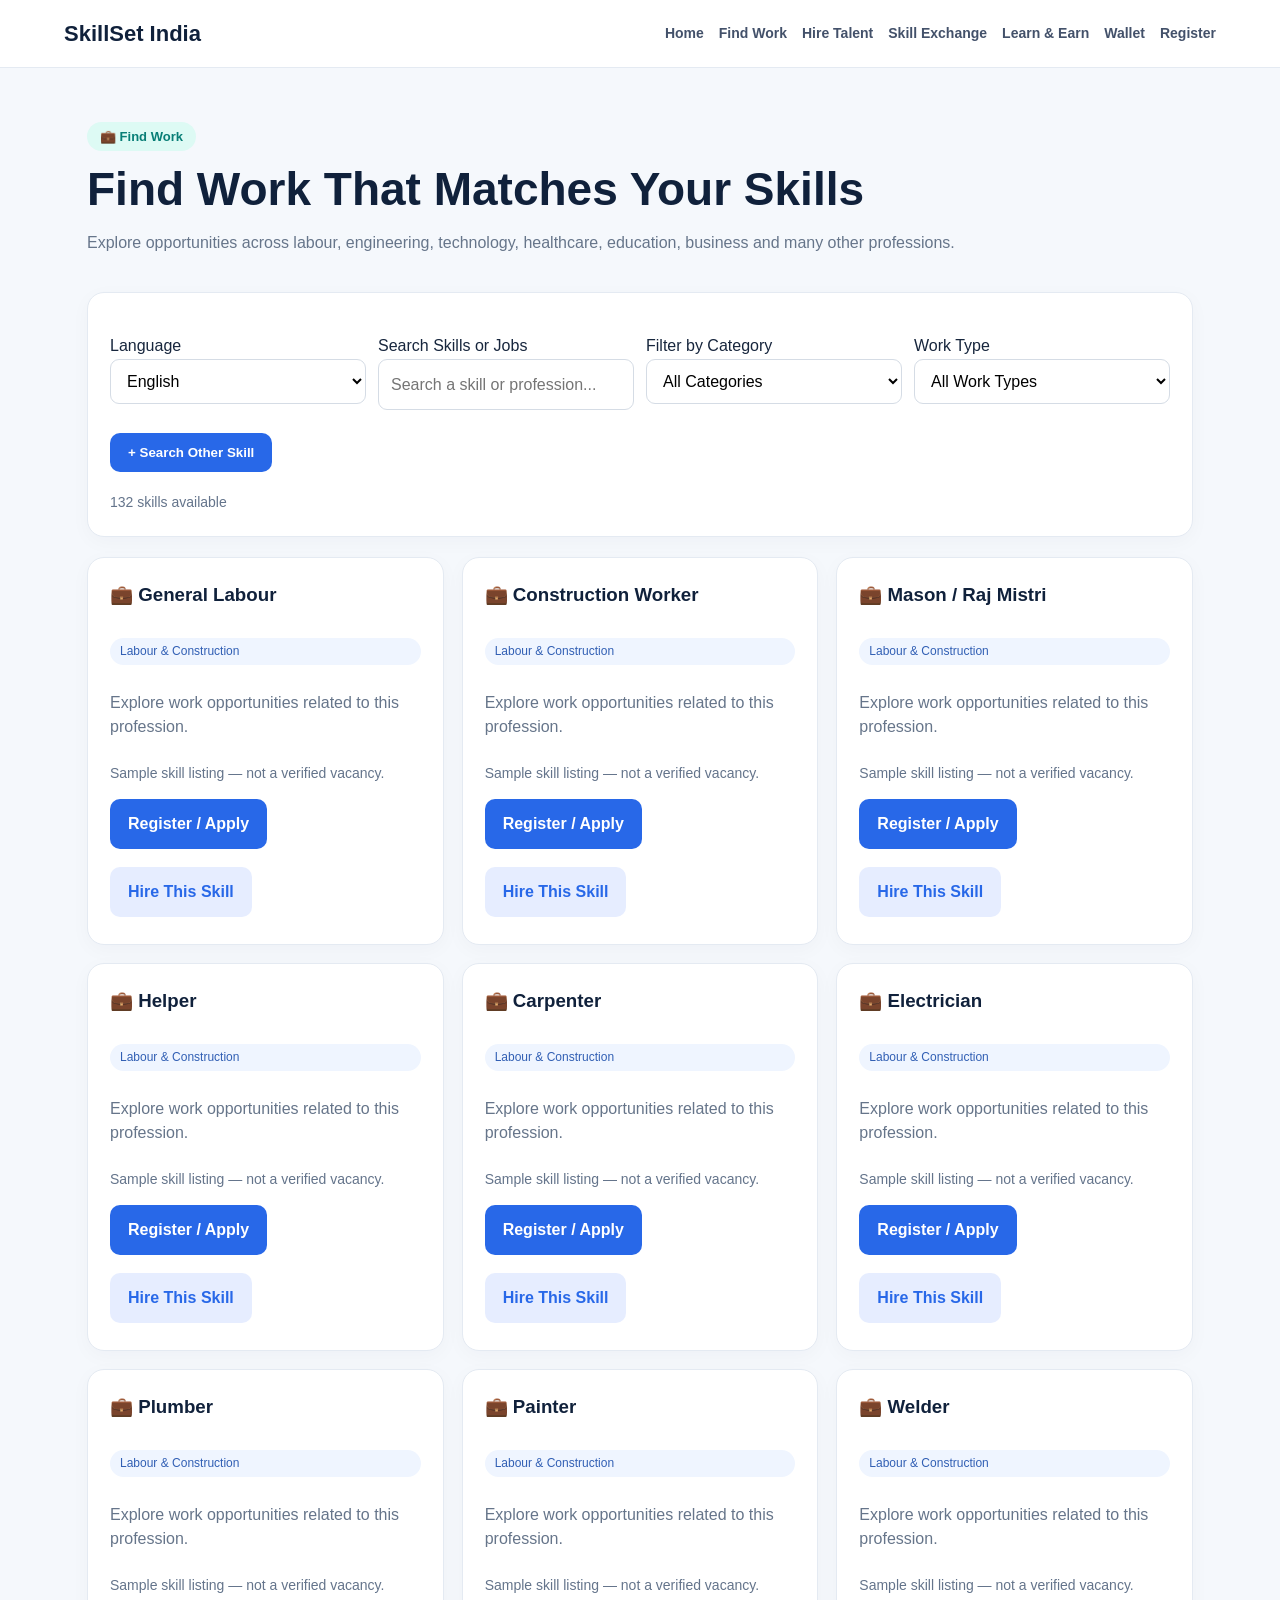
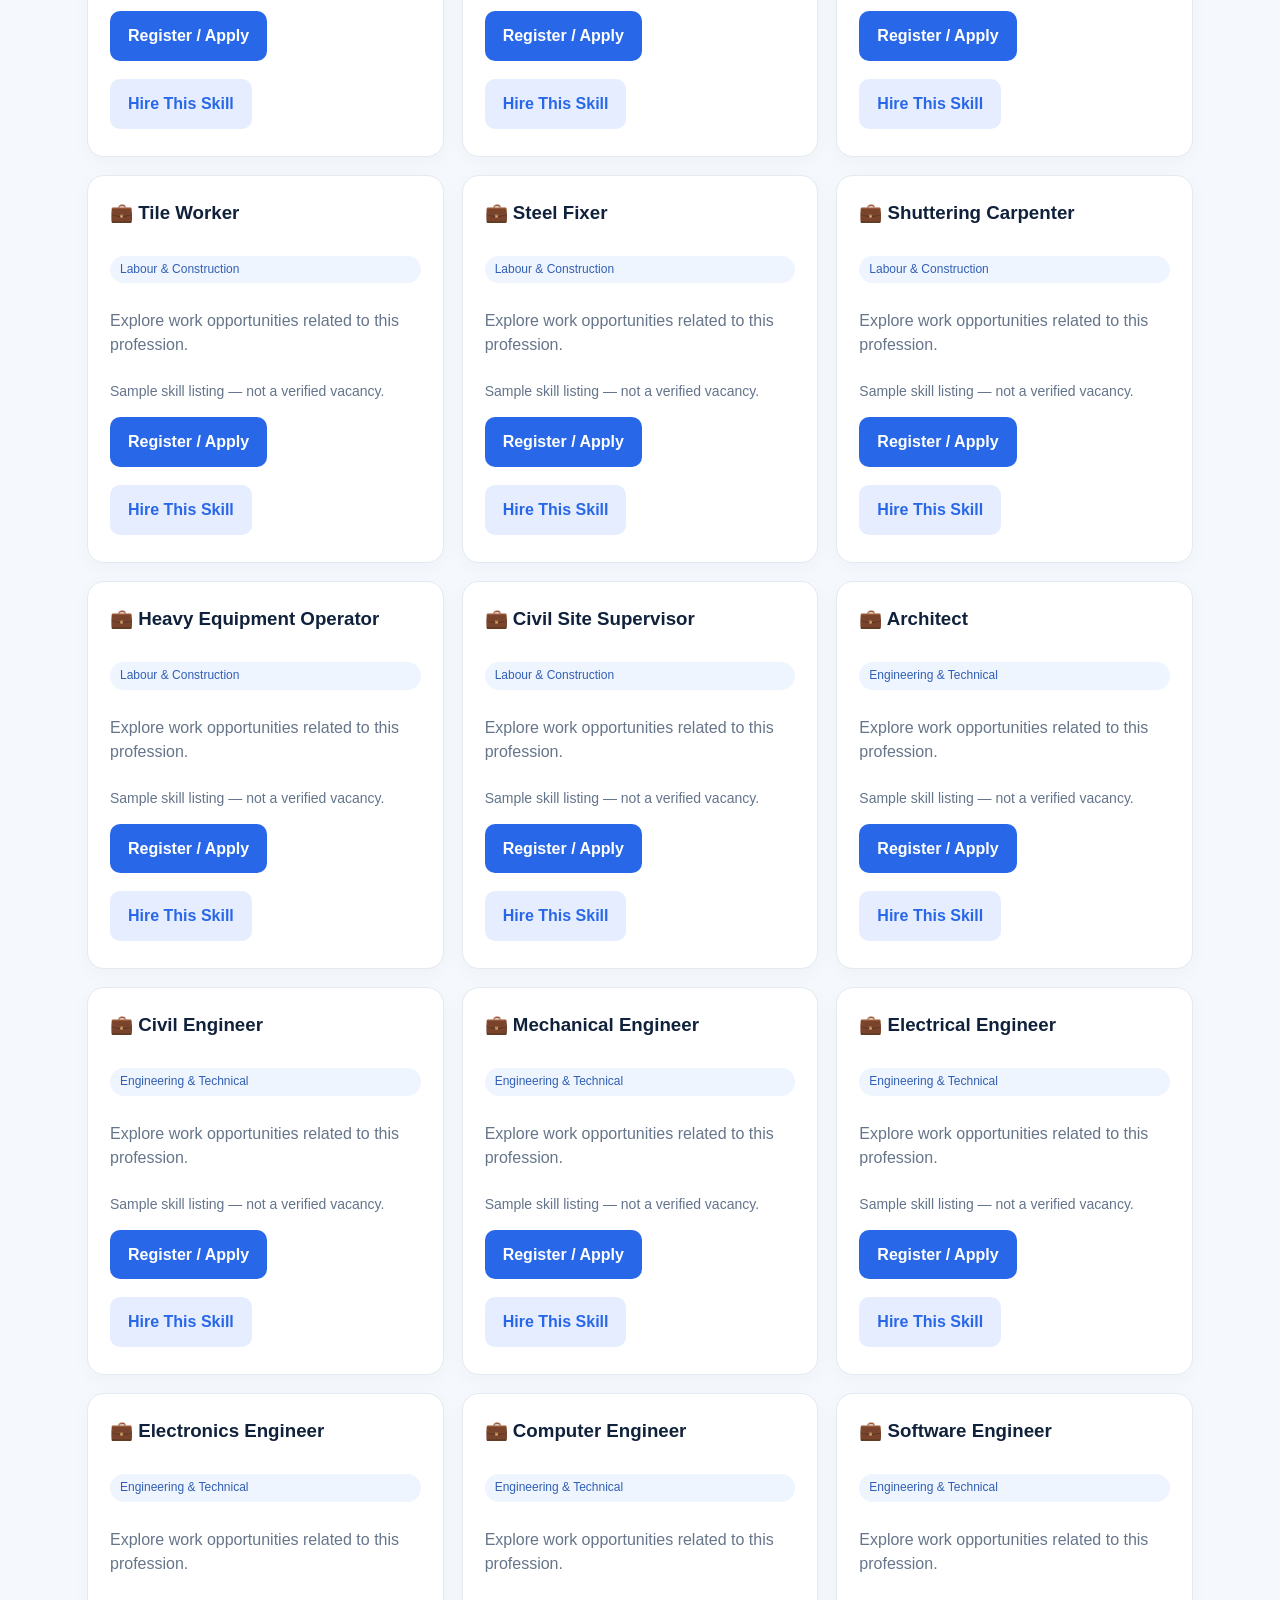
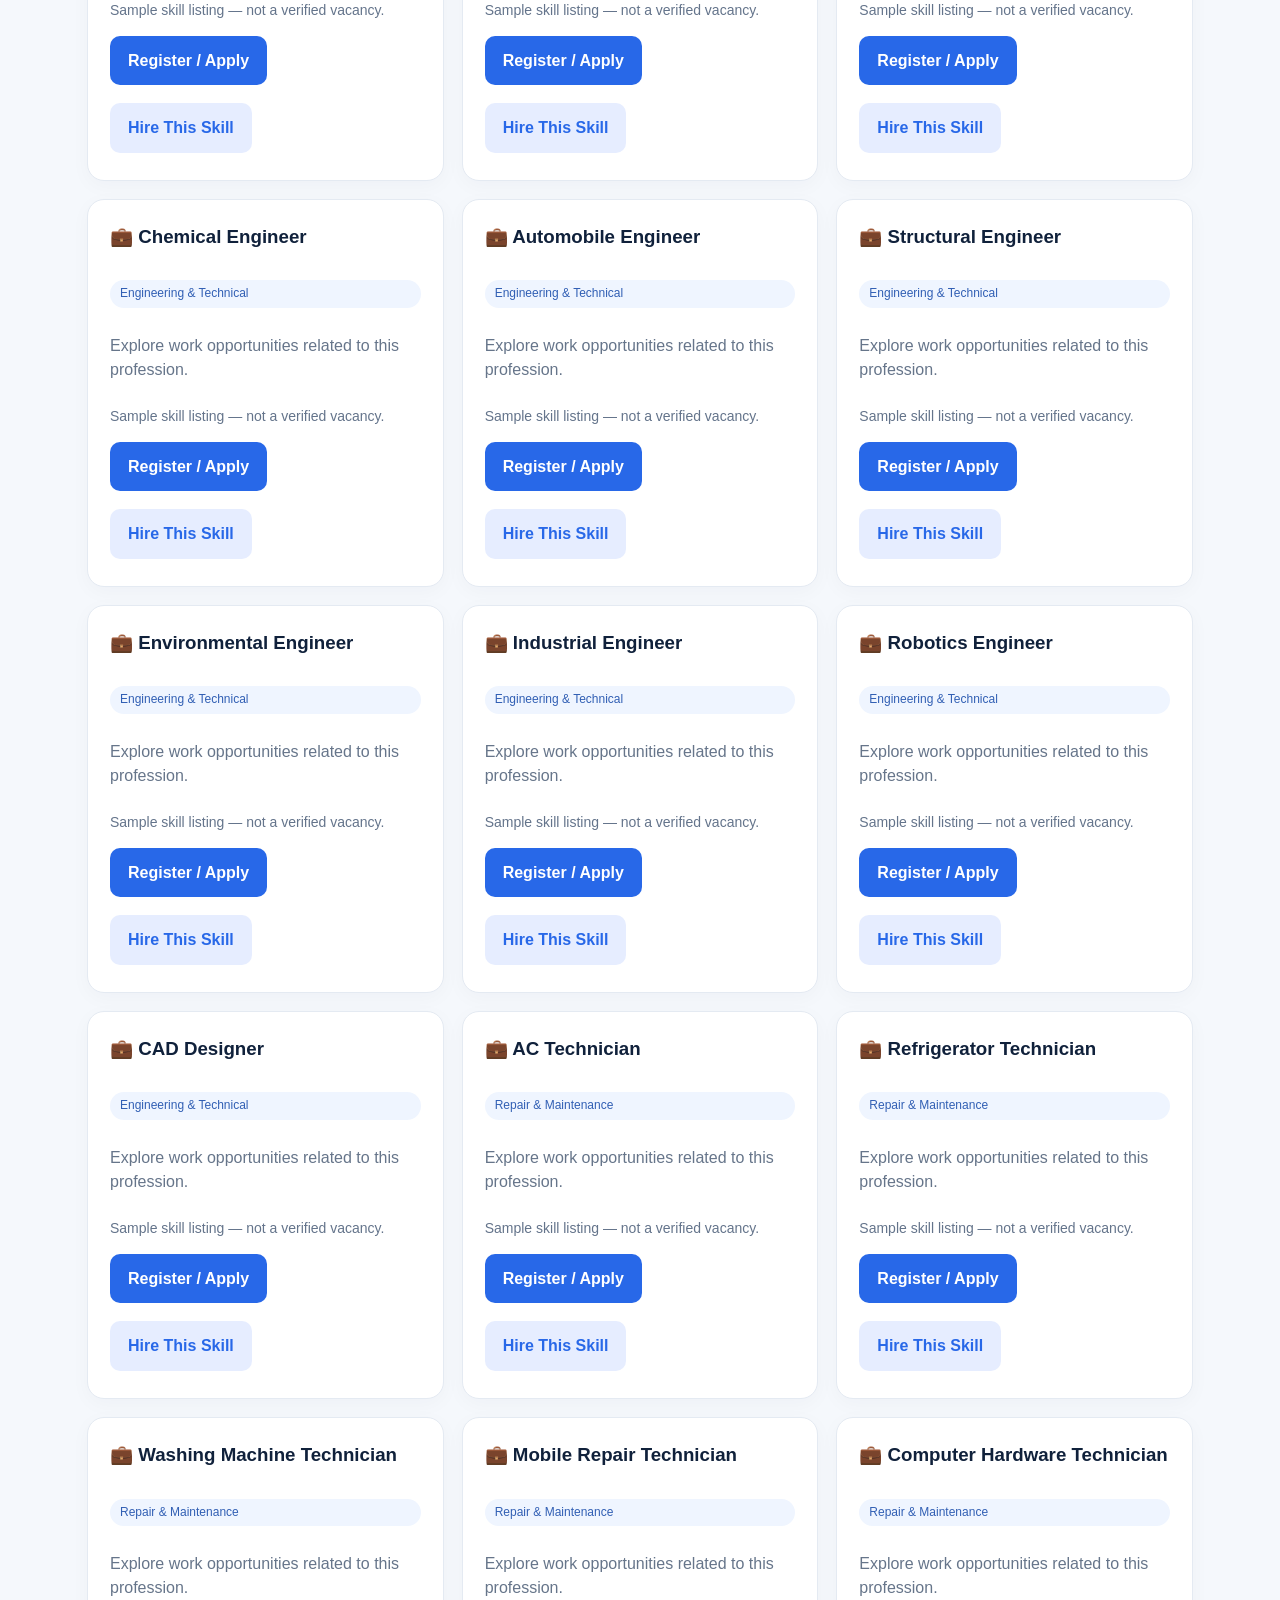
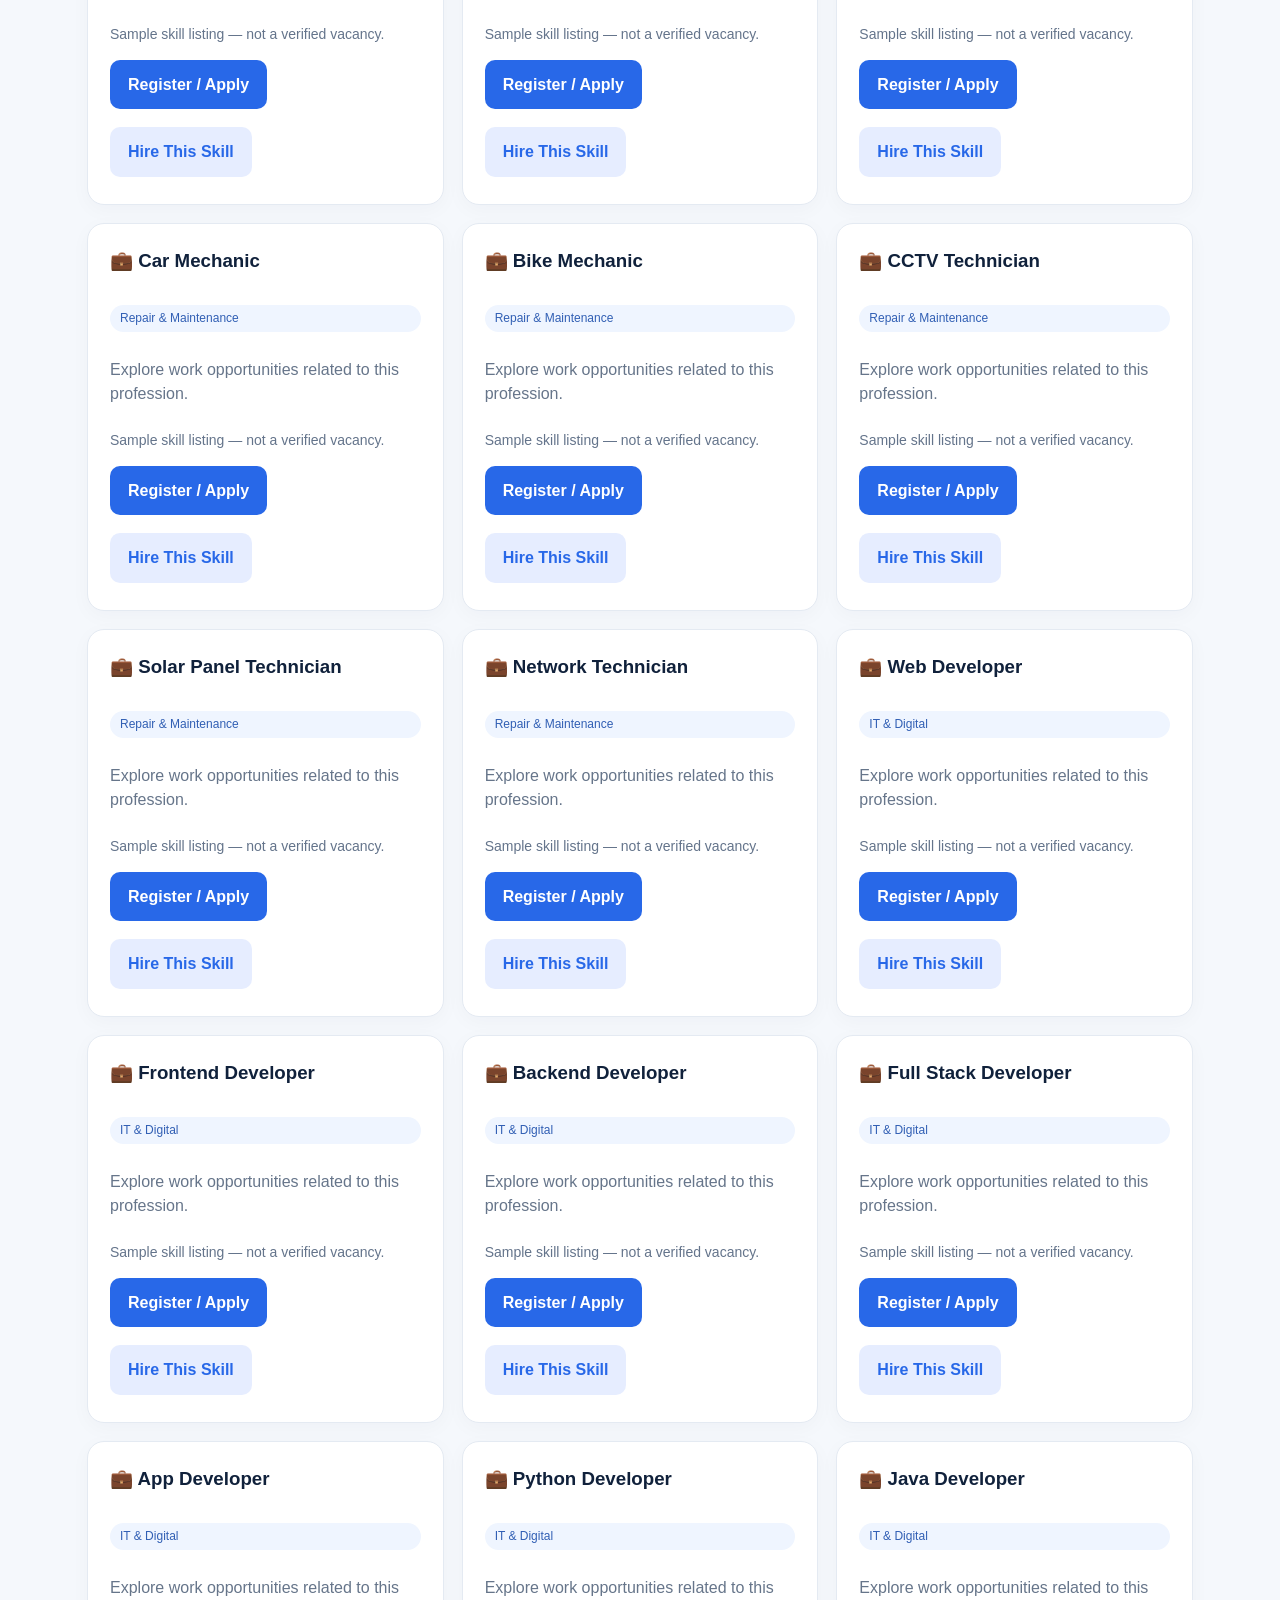
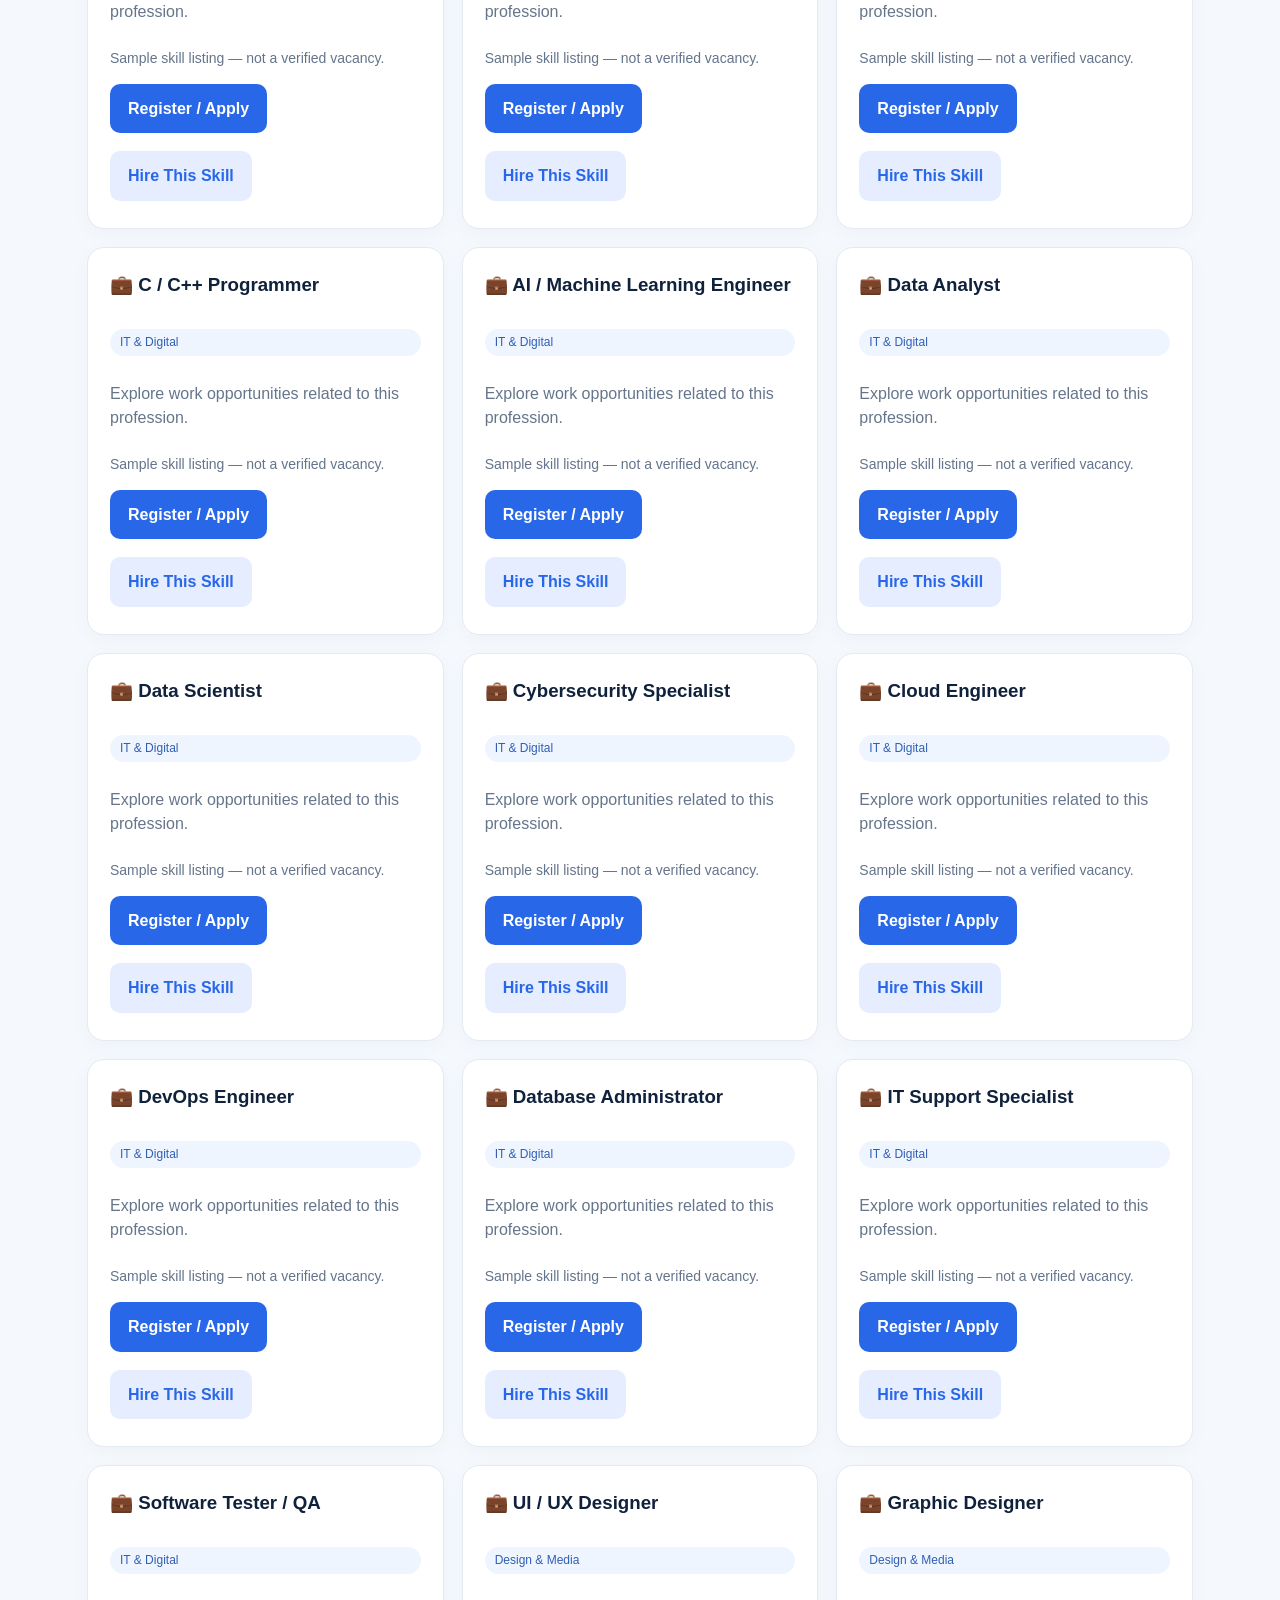
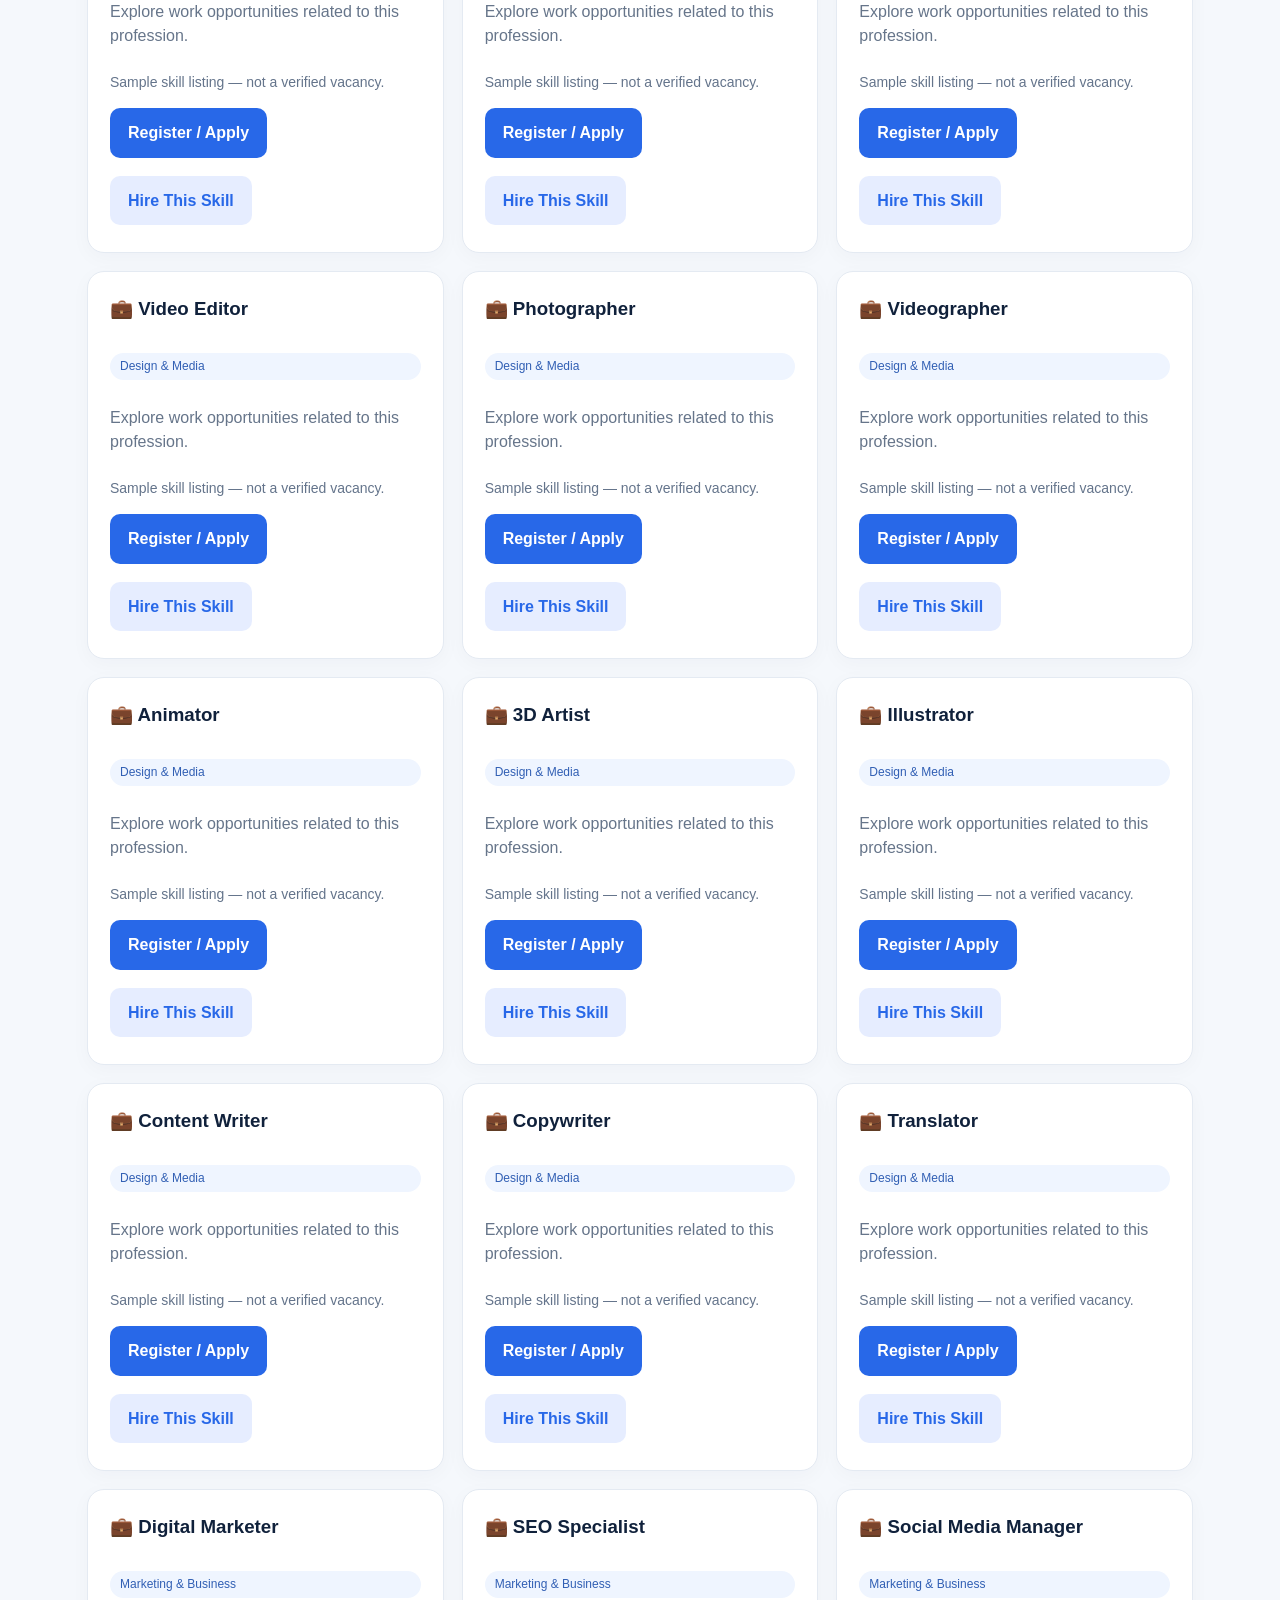
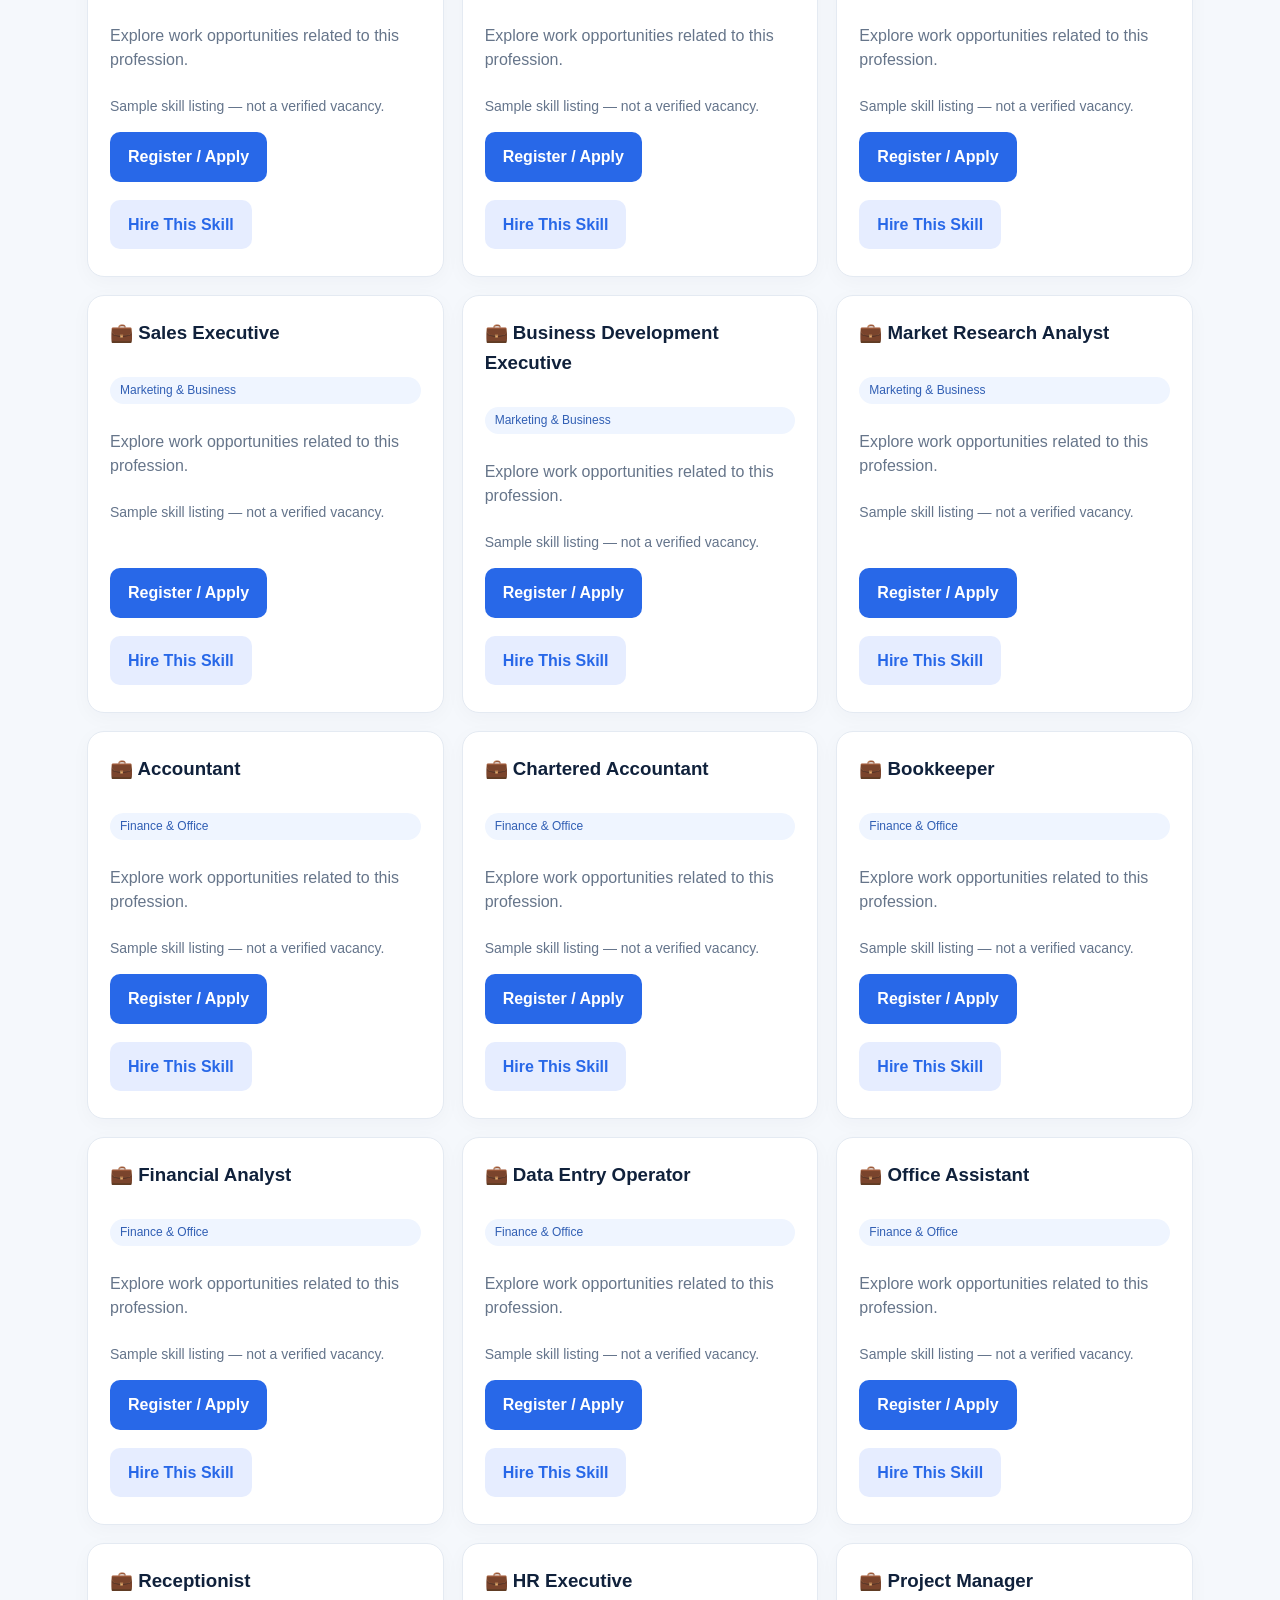
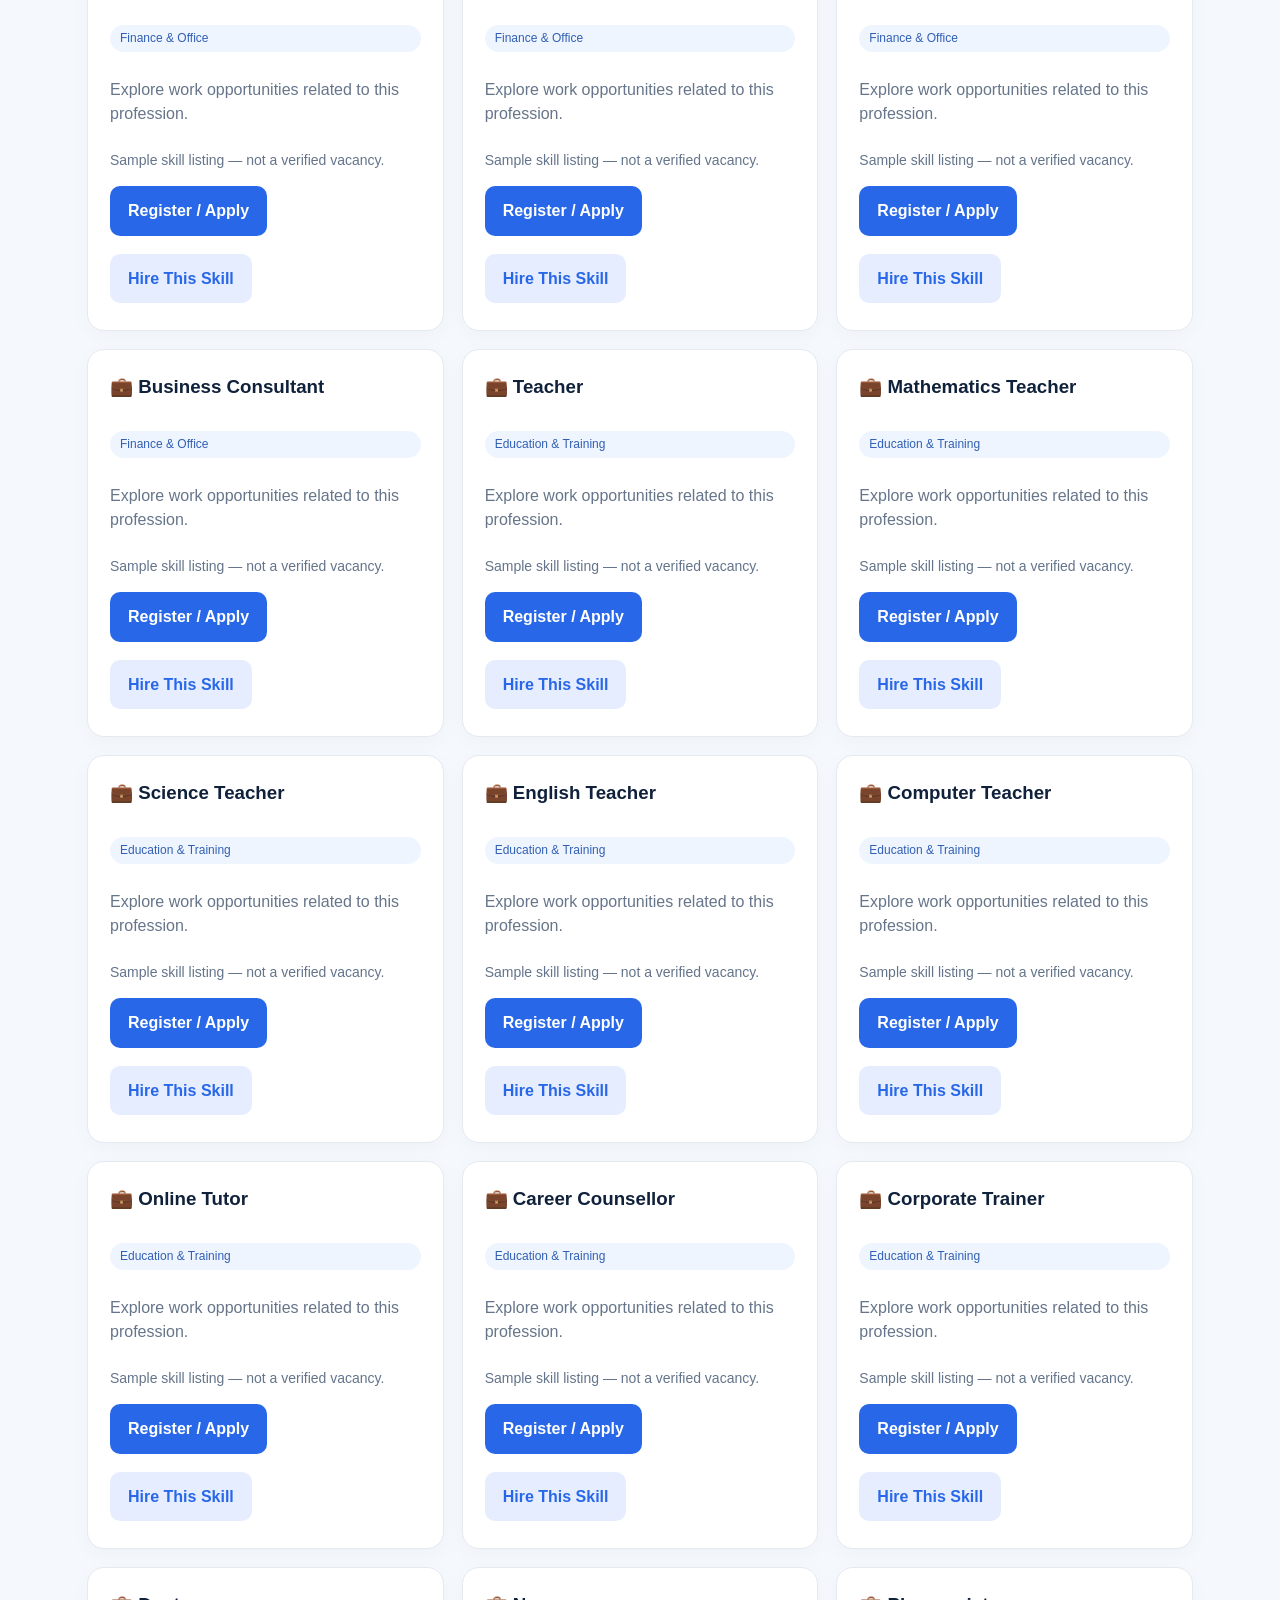
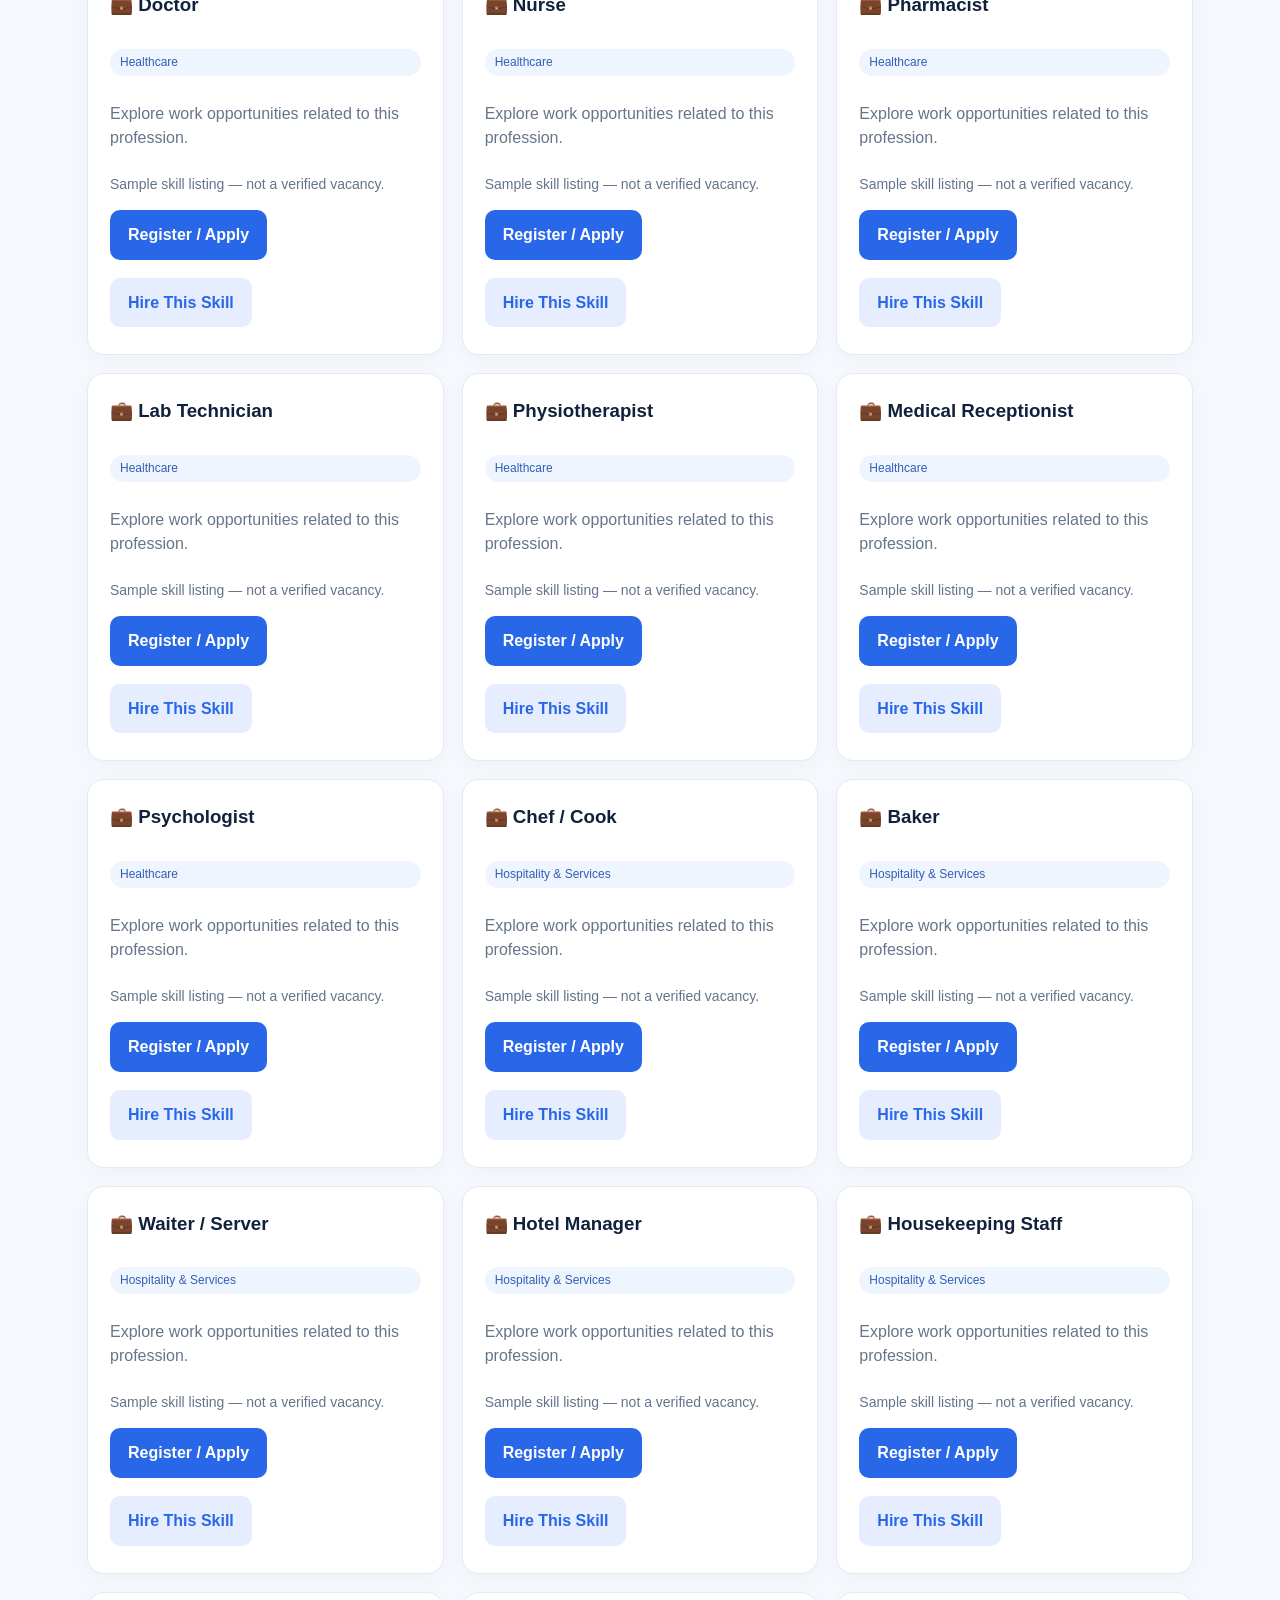
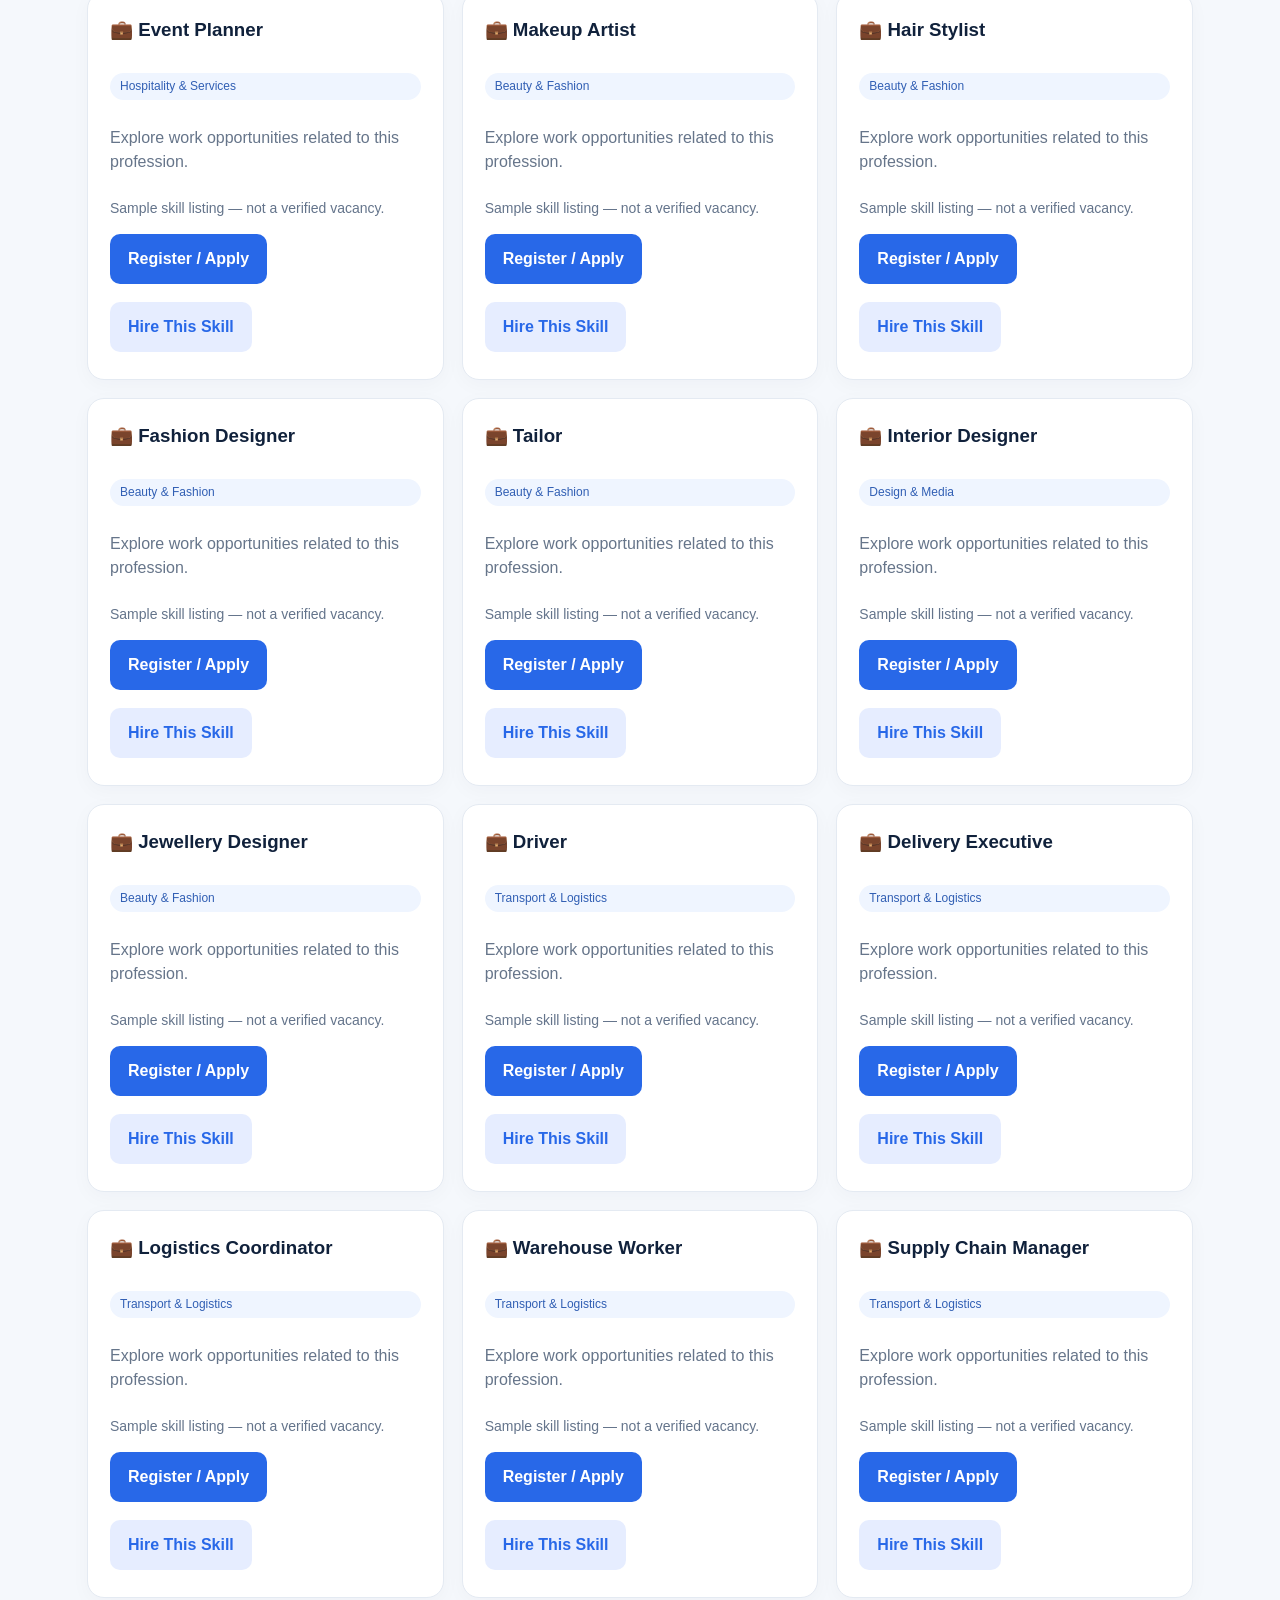
<file: jobs.html>
<!DOCTYPE html>
<html lang="en">
<head>
  <meta charset="UTF-8">
  <meta name="viewport" content="width=device-width, initial-scale=1.0">
  <title>Find Work | SkillSet India</title>
  <link rel="stylesheet" href="style.css">

  <style>
    .work-tools {
      display: grid;
      grid-template-columns: repeat(auto-fit, minmax(210px, 1fr));
      gap: 12px;
      margin: 18px 0;
    }

    .work-tools input,
    .work-tools select,
    .other-skill-input {
      width: 100%;
      box-sizing: border-box;
      padding: 12px;
      border: 1px solid #d5dce5;
      border-radius: 9px;
      font: inherit;
    }

    .job-card {
      display: flex;
      flex-direction: column;
      gap: 10px;
    }

    .job-card p { line-height: 1.5; }

    .job-actions {
      display: flex;
      flex-wrap: wrap;
      gap: 8px;
      margin-top: auto;
    }

    .other-area { display: none; margin-top: 15px; }

    .result-count,
    .demo-note {
      color: #64748b;
      font-size: 14px;
    }

    .empty-state { padding: 20px; text-align: center; }

    .registered-btn {
      background: #2e9e4f !important;
      color: #fff !important;
      cursor: not-allowed;
      pointer-events: none;
      text-align: center;
    }
  </style>
</head>

<body>
<header class="navbar">
  <a class="logo" href="index.html">SkillSet India</a>

  <nav>
    <a href="index.html" data-en="Home" data-hi="होम">Home</a>
    <a href="jobs.html" data-en="Find Work" data-hi="काम खोजें">Find Work</a>
    <a href="hire.html" data-en="Hire Talent" data-hi="लोगों को काम पर रखें">Hire Talent</a>
    <a href="skills.html" data-en="Skill Exchange" data-hi="कौशल का आदान-प्रदान">Skill Exchange</a>
    <a href="learn.html" data-en="Learn & Earn" data-hi="सीखें और कमाएँ">Learn & Earn</a>
    <a href="wallet.html" data-en="Wallet" data-hi="वॉलेट">Wallet</a>
    <a href="register.html" data-en="Register" data-hi="रजिस्टर करें">Register</a>
  </nav>
</header>

<main class="container">
  <section class="page-title">
    <span class="badge" data-en="💼 Find Work" data-hi="💼 काम खोजें">💼 Find Work</span>
    <h1 data-en="Find Work That Matches Your Skills"
        data-hi="अपने कौशल के अनुसार काम खोजें">Find Work That Matches Your Skills</h1>
    <p data-en="Explore opportunities across labour, engineering, technology, healthcare, education, business and many other professions."
       data-hi="श्रम, इंजीनियरिंग, टेक्नोलॉजी, स्वास्थ्य, शिक्षा, बिज़नेस और कई अन्य क्षेत्रों में अवसर खोजें।">
      Explore opportunities across labour, engineering, technology, healthcare, education, business and many other professions.
    </p>
  </section>

  <section class="card">
    <div class="work-tools">
      <label>
        <span data-en="Language" data-hi="भाषा">Language</span>
        <select id="languageSelect" aria-label="Choose language">
          <option value="en">English</option>
          <option value="hi">हिंदी</option>
        </select>
      </label>

      <label>
        <span data-en="Search Skills or Jobs" data-hi="कौशल या काम खोजें">Search Skills or Jobs</span>
        <input id="jobSearch" type="search"
          data-placeholder-en="Search a skill or profession..."
          data-placeholder-hi="कौशल या पेशा खोजें..."
          placeholder="Search a skill or profession...">
      </label>

      <label>
        <span data-en="Filter by Category" data-hi="श्रेणी चुनें">Filter by Category</span>
        <select id="categoryFilter">
          <option value="" data-en="All Categories" data-hi="सभी श्रेणियाँ">All Categories</option>
        </select>
      </label>

      <label>
        <span data-en="Work Type" data-hi="काम का प्रकार">Work Type</span>
        <select id="workType">
          <option value="" data-en="All Work Types" data-hi="सभी प्रकार">All Work Types</option>
          <option value="Full-time" data-en="Full-time" data-hi="पूर्णकालिक">Full-time</option>
          <option value="Part-time" data-en="Part-time" data-hi="अंशकालिक">Part-time</option>
          <option value="Freelance" data-en="Freelance" data-hi="फ्रीलांस">Freelance</option>
          <option value="Contract" data-en="Contract" data-hi="अनुबंध">Contract</option>
          <option value="Temporary / Daily Work" data-en="Temporary / Daily Work" data-hi="अस्थायी / दैनिक काम">Temporary / Daily Work</option>
          <option value="Internship" data-en="Internship" data-hi="इंटर्नशिप">Internship</option>
        </select>
      </label>
    </div>

    <button class="btn" type="button" id="toggleOther"
      data-en="+ Search Other Skill" data-hi="+ अन्य कौशल खोजें">+ Search Other Skill</button>

    <div id="otherArea" class="other-area">
      <label for="otherSkill" data-en="Enter Your Skill or Profession"
        data-hi="अपना कौशल या पेशा लिखें">Enter Your Skill or Profession</label>

      <div class="work-tools">
        <input id="otherSkill" class="other-skill-input" type="text"
          data-placeholder-en="Example: Robotics Engineer"
          data-placeholder-hi="उदाहरण: रोबोटिक्स इंजीनियर"
          placeholder="Example: Robotics Engineer">

        <button class="btn" type="button" id="searchOther"
          data-en="Search This Skill" data-hi="यह कौशल खोजें">Search This Skill</button>
      </div>

      <p class="demo-note"
        data-en="Custom skills can be searched, but actual vacancies require employer listings."
        data-hi="अन्य कौशल खोज सकते हैं, लेकिन वास्तविक रिक्तियों के लिए नियोक्ता की लिस्टिंग ज़रूरी है।">
        Custom skills can be searched, but actual vacancies require employer listings.
      </p>
    </div>

    <p id="resultCount" class="result-count" aria-live="polite"></p>
  </section>

  <section id="jobResults" class="grid"></section>

  <section class="card" style="margin-top:30px">
    <h2 data-en="Ready to Get Started?" data-hi="शुरू करने के लिए तैयार हैं?">Ready to Get Started?</h2>
    <p data-en="Create your profile and showcase your skills and experience."
       data-hi="अपनी प्रोफ़ाइल बनाएँ और अपना कौशल व अनुभव दिखाएँ।">
      Create your profile and showcase your skills and experience.
    </p>
    <a class="btn" href="register.html" data-en="Register Now →" data-hi="अभी रजिस्टर करें →">Register Now →</a>
    <a class="btn secondary" href="hire.html" data-en="Hire Talent" data-hi="लोगों को काम पर रखें">Hire Talent</a>
  </section>

  <div class="notice">
    <strong data-en="Project Demo:" data-hi="प्रोजेक्ट डेमो:">Project Demo:</strong>
    <span data-en="These are sample skill listings, not verified job vacancies. Real job applications and employer matching are not connected yet."
      data-hi="ये कौशल की उदाहरण सूची हैं, सत्यापित नौकरी की रिक्तियाँ नहीं। वास्तविक आवेदन और नियोक्ता से मिलान अभी उपलब्ध नहीं हैं।">
      These are sample skill listings, not verified job vacancies. Real job applications and employer matching are not connected yet.
    </span>
  </div>
</main>

<footer>© 2026 SkillSet India | Team INNOVEXA</footer>

<script>
"use strict";

const skills = [
  ["General Labour","Labour & Construction"],
  ["Construction Worker","Labour & Construction"],
  ["Mason / Raj Mistri","Labour & Construction"],
  ["Helper","Labour & Construction"],
  ["Carpenter","Labour & Construction"],
  ["Electrician","Labour & Construction"],
  ["Plumber","Labour & Construction"],
  ["Painter","Labour & Construction"],
  ["Welder","Labour & Construction"],
  ["Tile Worker","Labour & Construction"],
  ["Steel Fixer","Labour & Construction"],
  ["Shuttering Carpenter","Labour & Construction"],
  ["Heavy Equipment Operator","Labour & Construction"],
  ["Civil Site Supervisor","Labour & Construction"],

  ["Architect","Engineering & Technical"],
  ["Civil Engineer","Engineering & Technical"],
  ["Mechanical Engineer","Engineering & Technical"],
  ["Electrical Engineer","Engineering & Technical"],
  ["Electronics Engineer","Engineering & Technical"],
  ["Computer Engineer","Engineering & Technical"],
  ["Software Engineer","Engineering & Technical"],
  ["Chemical Engineer","Engineering & Technical"],
  ["Automobile Engineer","Engineering & Technical"],
  ["Structural Engineer","Engineering & Technical"],
  ["Environmental Engineer","Engineering & Technical"],
  ["Industrial Engineer","Engineering & Technical"],
  ["Robotics Engineer","Engineering & Technical"],
  ["CAD Designer","Engineering & Technical"],

  ["AC Technician","Repair & Maintenance"],
  ["Refrigerator Technician","Repair & Maintenance"],
  ["Washing Machine Technician","Repair & Maintenance"],
  ["Mobile Repair Technician","Repair & Maintenance"],
  ["Computer Hardware Technician","Repair & Maintenance"],
  ["Car Mechanic","Repair & Maintenance"],
  ["Bike Mechanic","Repair & Maintenance"],
  ["CCTV Technician","Repair & Maintenance"],
  ["Solar Panel Technician","Repair & Maintenance"],
  ["Network Technician","Repair & Maintenance"],

  ["Web Developer","IT & Digital"],
  ["Frontend Developer","IT & Digital"],
  ["Backend Developer","IT & Digital"],
  ["Full Stack Developer","IT & Digital"],
  ["App Developer","IT & Digital"],
  ["Python Developer","IT & Digital"],
  ["Java Developer","IT & Digital"],
  ["C / C++ Programmer","IT & Digital"],
  ["AI / Machine Learning Engineer","IT & Digital"],
  ["Data Analyst","IT & Digital"],
  ["Data Scientist","IT & Digital"],
  ["Cybersecurity Specialist","IT & Digital"],
  ["Cloud Engineer","IT & Digital"],
  ["DevOps Engineer","IT & Digital"],
  ["Database Administrator","IT & Digital"],
  ["IT Support Specialist","IT & Digital"],
  ["Software Tester / QA","IT & Digital"],

  ["UI / UX Designer","Design & Media"],
  ["Graphic Designer","Design & Media"],
  ["Video Editor","Design & Media"],
  ["Photographer","Design & Media"],
  ["Videographer","Design & Media"],
  ["Animator","Design & Media"],
  ["3D Artist","Design & Media"],
  ["Illustrator","Design & Media"],
  ["Content Writer","Design & Media"],
  ["Copywriter","Design & Media"],
  ["Translator","Design & Media"],

  ["Digital Marketer","Marketing & Business"],
  ["SEO Specialist","Marketing & Business"],
  ["Social Media Manager","Marketing & Business"],
  ["Sales Executive","Marketing & Business"],
  ["Business Development Executive","Marketing & Business"],
  ["Market Research Analyst","Marketing & Business"],

  ["Accountant","Finance & Office"],
  ["Chartered Accountant","Finance & Office"],
  ["Bookkeeper","Finance & Office"],
  ["Financial Analyst","Finance & Office"],
  ["Data Entry Operator","Finance & Office"],
  ["Office Assistant","Finance & Office"],
  ["Receptionist","Finance & Office"],
  ["HR Executive","Finance & Office"],
  ["Project Manager","Finance & Office"],
  ["Business Consultant","Finance & Office"],

  ["Teacher","Education & Training"],
  ["Mathematics Teacher","Education & Training"],
  ["Science Teacher","Education & Training"],
  ["English Teacher","Education & Training"],
  ["Computer Teacher","Education & Training"],
  ["Online Tutor","Education & Training"],
  ["Career Counsellor","Education & Training"],
  ["Corporate Trainer","Education & Training"],

  ["Doctor","Healthcare"],
  ["Nurse","Healthcare"],
  ["Pharmacist","Healthcare"],
  ["Lab Technician","Healthcare"],
  ["Physiotherapist","Healthcare"],
  ["Medical Receptionist","Healthcare"],
  ["Psychologist","Healthcare"],

  ["Chef / Cook","Hospitality & Services"],
  ["Baker","Hospitality & Services"],
  ["Waiter / Server","Hospitality & Services"],
  ["Hotel Manager","Hospitality & Services"],
  ["Housekeeping Staff","Hospitality & Services"],
  ["Event Planner","Hospitality & Services"],

  ["Makeup Artist","Beauty & Fashion"],
  ["Hair Stylist","Beauty & Fashion"],
  ["Fashion Designer","Beauty & Fashion"],
  ["Tailor","Beauty & Fashion"],
  ["Interior Designer","Design & Media"],
  ["Jewellery Designer","Beauty & Fashion"],

  ["Driver","Transport & Logistics"],
  ["Delivery Executive","Transport & Logistics"],
  ["Logistics Coordinator","Transport & Logistics"],
  ["Warehouse Worker","Transport & Logistics"],
  ["Supply Chain Manager","Transport & Logistics"],

  ["Security Guard","Safety & Security"],
  ["Safety Officer","Safety & Security"],

  ["Farm Worker","Agriculture & Environment"],
  ["Agriculture Expert","Agriculture & Environment"],
  ["Agronomist","Agriculture & Environment"],
  ["Veterinarian","Agriculture & Environment"],
  ["Gardener","Agriculture & Environment"],

  ["Customer Support Executive","Customer Service"],
  ["Call Centre Executive","Customer Service"],
  ["Customer Success Manager","Customer Service"],

  ["Legal Advisor","Legal & Professional"],
  ["Lawyer","Legal & Professional"],
  ["Company Secretary","Legal & Professional"],
  ["Research Assistant","Legal & Professional"],
  ["Scientist","Legal & Professional"],

  ["Freelancer","Other Services"],
  ["Entrepreneur / Business Owner","Other Services"],
  ["Other","Other Services"]
];

const categoryTranslations = {
  "Labour & Construction":"श्रम और निर्माण",
  "Engineering & Technical":"इंजीनियरिंग और तकनीकी",
  "Repair & Maintenance":"मरम्मत और रखरखाव",
  "IT & Digital":"आईटी और डिजिटल",
  "Design & Media":"डिज़ाइन और मीडिया",
  "Marketing & Business":"मार्केटिंग और बिज़नेस",
  "Finance & Office":"वित्त और कार्यालय",
  "Education & Training":"शिक्षा और प्रशिक्षण",
  "Healthcare":"स्वास्थ्य सेवाएँ",
  "Hospitality & Services":"आतिथ्य और सेवाएँ",
  "Beauty & Fashion":"ब्यूटी और फैशन",
  "Transport & Logistics":"परिवहन और लॉजिस्टिक्स",
  "Safety & Security":"सुरक्षा",
  "Agriculture & Environment":"कृषि और पर्यावरण",
  "Customer Service":"ग्राहक सेवा",
  "Legal & Professional":"कानूनी और पेशेवर सेवाएँ",
  "Other Services":"अन्य सेवाएँ"
};

const skillTranslations = {
  "General Labour":"सामान्य मजदूर",
  "Construction Worker":"निर्माण मजदूर",
  "Mason / Raj Mistri":"राज मिस्त्री",
  "Helper":"सहायक",
  "Carpenter":"बढ़ई",
  "Electrician":"इलेक्ट्रीशियन",
  "Plumber":"प्लंबर",
  "Painter":"पेंटर",
  "Welder":"वेल्डर",
  "Tile Worker":"टाइल लगाने वाला",
  "Steel Fixer":"सरिया बाँधने वाला",
  "Shuttering Carpenter":"शटरिंग बढ़ई",
  "Heavy Equipment Operator":"भारी मशीन ऑपरेटर",
  "Civil Site Supervisor":"सिविल साइट सुपरवाइज़र",
  "Architect":"वास्तुकार",
  "Civil Engineer":"सिविल इंजीनियर",
  "Mechanical Engineer":"मैकेनिकल इंजीनियर",
  "Electrical Engineer":"इलेक्ट्रिकल इंजीनियर",
  "Electronics Engineer":"इलेक्ट्रॉनिक्स इंजीनियर",
  "Computer Engineer":"कंप्यूटर इंजीनियर",
  "Software Engineer":"सॉफ्टवेयर इंजीनियर",
  "Chemical Engineer":"केमिकल इंजीनियर",
  "Automobile Engineer":"ऑटोमोबाइल इंजीनियर",
  "Structural Engineer":"स्ट्रक्चरल इंजीनियर",
  "Environmental Engineer":"पर्यावरण इंजीनियर",
  "Industrial Engineer":"इंडस्ट्रियल इंजीनियर",
  "Robotics Engineer":"रोबोटिक्स इंजीनियर",
  "CAD Designer":"CAD डिज़ाइनर",
  "AC Technician":"एसी तकनीशियन",
  "Refrigerator Technician":"फ्रिज तकनीशियन",
  "Washing Machine Technician":"वॉशिंग मशीन तकनीशियन",
  "Mobile Repair Technician":"मोबाइल रिपेयर तकनीशियन",
  "Computer Hardware Technician":"कंप्यूटर हार्डवेयर तकनीशियन",
  "Car Mechanic":"कार मैकेनिक",
  "Bike Mechanic":"बाइक मैकेनिक",
  "CCTV Technician":"सीसीटीवी तकनीशियन",
  "Solar Panel Technician":"सोलर पैनल तकनीशियन",
  "Network Technician":"नेटवर्क तकनीशियन",
  "Web Developer":"वेब डेवलपर",
  "Frontend Developer":"फ्रंटएंड डेवलपर",
  "Backend Developer":"बैकएंड डेवलपर",
  "Full Stack Developer":"फुल स्टैक डेवलपर",
  "App Developer":"ऐप डेवलपर",
  "Python Developer":"पायथन डेवलपर",
  "Java Developer":"जावा डेवलपर",
  "C / C++ Programmer":"C / C++ प्रोग्रामर",
  "AI / Machine Learning Engineer":"AI / मशीन लर्निंग इंजीनियर",
  "Data Analyst":"डेटा विश्लेषक",
  "Data Scientist":"डेटा साइंटिस्ट",
  "Cybersecurity Specialist":"साइबर सुरक्षा विशेषज्ञ",
  "Cloud Engineer":"क्लाउड इंजीनियर",
  "DevOps Engineer":"DevOps इंजीनियर",
  "Database Administrator":"डेटाबेस एडमिनिस्ट्रेटर",
  "IT Support Specialist":"आईटी सपोर्ट विशेषज्ञ",
  "Software Tester / QA":"सॉफ्टवेयर टेस्टर / QA",
  "UI / UX Designer":"UI / UX डिज़ाइनर",
  "Graphic Designer":"ग्राफिक डिज़ाइनर",
  "Video Editor":"वीडियो एडिटर",
  "Photographer":"फोटोग्राफर",
  "Videographer":"वीडियोग्राफर",
  "Animator":"एनिमेटर",
  "3D Artist":"3D कलाकार",
  "Illustrator":"इलस्ट्रेटर",
  "Content Writer":"कंटेंट राइटर",
  "Copywriter":"कॉपीराइटर",
  "Translator":"अनुवादक",
  "Digital Marketer":"डिजिटल मार्केटर",
  "SEO Specialist":"SEO विशेषज्ञ",
  "Social Media Manager":"सोशल मीडिया मैनेजर",
  "Sales Executive":"सेल्स एग्जीक्यूटिव",
  "Business Development Executive":"बिज़नेस डेवलपमेंट एग्जीक्यूटिव",
  "Market Research Analyst":"मार्केट रिसर्च विश्लेषक",
  "Accountant":"अकाउंटेंट",
  "Chartered Accountant":"चार्टर्ड अकाउंटेंट",
  "Bookkeeper":"बुककीपर",
  "Financial Analyst":"वित्तीय विश्लेषक",
  "Data Entry Operator":"डेटा एंट्री ऑपरेटर",
  "Office Assistant":"ऑफिस सहायक",
  "Receptionist":"रिसेप्शनिस्ट",
  "HR Executive":"HR एग्जीक्यूटिव",
  "Project Manager":"प्रोजेक्ट मैनेजर",
  "Business Consultant":"बिज़नेस सलाहकार",
  "Teacher":"शिक्षक",
  "Mathematics Teacher":"गणित शिक्षक",
  "Science Teacher":"विज्ञान शिक्षक",
  "English Teacher":"अंग्रेज़ी शिक्षक",
  "Computer Teacher":"कंप्यूटर शिक्षक",
  "Online Tutor":"ऑनलाइन ट्यूटर",
  "Career Counsellor":"करियर काउंसलर",
  "Corporate Trainer":"कॉर्पोरेट ट्रेनर",
  "Doctor":"डॉक्टर",
  "Nurse":"नर्स",
  "Pharmacist":"फार्मासिस्ट",
  "Lab Technician":"लैब तकनीशियन",
  "Physiotherapist":"फिजियोथेरेपिस्ट",
  "Medical Receptionist":"मेडिकल रिसेप्शनिस्ट",
  "Psychologist":"मनोवैज्ञानिक",
  "Chef / Cook":"शेफ / रसोइया",
  "Baker":"बेकर",
  "Waiter / Server":"वेटर / सर्वर",
  "Hotel Manager":"होटल मैनेजर",
  "Housekeeping Staff":"हाउसकीपिंग स्टाफ",
  "Event Planner":"इवेंट प्लानर",
  "Makeup Artist":"मेकअप आर्टिस्ट",
  "Hair Stylist":"हेयर स्टाइलिस्ट",
  "Fashion Designer":"फैशन डिज़ाइनर",
  "Tailor":"दर्जी",
  "Interior Designer":"इंटीरियर डिज़ाइनर",
  "Jewellery Designer":"ज्वेलरी डिज़ाइनर",
  "Driver":"ड्राइवर",
  "Delivery Executive":"डिलीवरी एग्जीक्यूटिव",
  "Logistics Coordinator":"लॉजिस्टिक्स कोऑर्डिनेटर",
  "Warehouse Worker":"वेयरहाउस कर्मचारी",
  "Supply Chain Manager":"सप्लाई चेन मैनेजर",
  "Security Guard":"सिक्योरिटी गार्ड",
  "Safety Officer":"सेफ्टी ऑफिसर",
  "Farm Worker":"खेत मजदूर",
  "Agriculture Expert":"कृषि विशेषज्ञ",
  "Agronomist":"कृषि वैज्ञानिक",
  "Veterinarian":"पशु चिकित्सक",
  "Gardener":"माली",
  "Customer Support Executive":"कस्टमर सपोर्ट एग्जीक्यूटिव",
  "Call Centre Executive":"कॉल सेंटर एग्जीक्यूटिव",
  "Customer Success Manager":"कस्टमर सक्सेस मैनेजर",
  "Legal Advisor":"कानूनी सलाहकार",
  "Lawyer":"वकील",
  "Company Secretary":"कंपनी सचिव",
  "Research Assistant":"रिसर्च असिस्टेंट",
  "Scientist":"वैज्ञानिक",
  "Freelancer":"फ्रीलांसर",
  "Entrepreneur / Business Owner":"उद्यमी / व्यवसाय मालिक",
  "Other":"अन्य"
};

const jobTypes = [
  ["Full-time","पूर्णकालिक"],
  ["Part-time","अंशकालिक"],
  ["Freelance","फ्रीलांस"],
  ["Contract","अनुबंध"],
  ["Temporary / Daily Work","अस्थायी / दैनिक काम"],
  ["Internship","इंटर्नशिप"]
];

const $ = id => document.getElementById(id);
const searchInput = $("jobSearch");
const categoryFilter = $("categoryFilter");
const workTypeFilter = $("workType");
const results = $("jobResults");
const resultCount = $("resultCount");
const languageSelect = $("languageSelect");
const otherArea = $("otherArea");
const otherInput = $("otherSkill");

const STORAGE_KEY = "skillset_language";
let currentLanguage = "en";
let customSearchActive = false;

function text(en, hi) {
  return currentLanguage === "hi" ? hi : en;
}

/* ================= Already-registered feature ================= */
const JOBS_REGISTERED_LIST_KEY = "skillset_registered_skills";
const JOBS_PROFILE_KEY = "skillset_demo_profile";

// register.html ke dropdown ke naam jo is page ki skills se alag hain
const jobsSkillAliases = {
  "labourer": ["General Labour"],
  "cook": ["Chef / Cook"],
  "teacher / tutor": ["Teacher", "Online Tutor"],
  "beauty professional": ["Makeup Artist", "Hair Stylist"]
};

function getRegisteredSkillSet() {
  const set = new Set();

  function add(name) {
    const key = String(name || "").trim().toLowerCase();
    if (!key) return;
    set.add(key);
    (jobsSkillAliases[key] || []).forEach(alias => set.add(alias.toLowerCase()));
  }

  try {
    const list = JSON.parse(localStorage.getItem(JOBS_REGISTERED_LIST_KEY));
    if (Array.isArray(list)) list.forEach(add);
  } catch (error) {}

  try {
    const profile = JSON.parse(localStorage.getItem(JOBS_PROFILE_KEY));
    if (profile && profile.skill) add(profile.skill);
  } catch (error) {}

  return set;
}
/* =============================================================== */

function translatedSkill(skill) {
  return currentLanguage === "hi" ? (skillTranslations[skill] || skill) : skill;
}

function getSavedLanguage() {
  try {
    const value = localStorage.getItem(STORAGE_KEY);
    return value === "hi" || value === "en" ? value : "en";
  } catch (error) {
    return "en";
  }
}

function saveLanguage(language) {
  currentLanguage = language === "hi" ? "hi" : "en";
  try {
    localStorage.setItem(STORAGE_KEY, currentLanguage);
  } catch (error) {}
  document.documentElement.lang = currentLanguage;

  document.querySelectorAll("[data-en][data-hi]").forEach(element => {
    // Avoid replacing child markup, such as nested spans.
    if (element.children.length === 0) {
      element.textContent = element.dataset[currentLanguage];
    }
  });

  document.querySelectorAll("[data-placeholder-en][data-placeholder-hi]").forEach(element => {
    element.placeholder = element.getAttribute(
      currentLanguage === "hi" ? "data-placeholder-hi" : "data-placeholder-en"
    );
  });

  // Keep any language selector on this page synchronized.
  document.querySelectorAll("#languageSelect, #siteLanguage, .language-select").forEach(select => {
    if ([...select.options].some(option => option.value === currentLanguage)) {
      select.value = currentLanguage;
    }
  });

  renderJobs();
  document.dispatchEvent(new CustomEvent("skillset-language-change", {
    detail: { language: currentLanguage }
  }));
}

const categories = [...new Set(skills.map(item => item[1]))];

categories.forEach(category => {
  const option = document.createElement("option");
  option.value = category;
  categoryFilter.appendChild(option);
});

function updateStaticLanguage() {
  document.querySelectorAll("[data-en][data-hi]").forEach(element => {
    if (element.children.length === 0) {
      element.textContent = element.getAttribute(
        currentLanguage === "hi" ? "data-hi" : "data-en"
      );
    }
  });

  document.querySelectorAll("[data-placeholder-en][data-placeholder-hi]").forEach(element => {
    element.placeholder = element.getAttribute(
      currentLanguage === "hi" ? "data-placeholder-hi" : "data-placeholder-en"
    );
  });

  categoryFilter.options[0].textContent = text("All Categories", "सभी श्रेणियाँ");

  [...categoryFilter.options].slice(1).forEach(option => {
    option.textContent = currentLanguage === "hi"
      ? (categoryTranslations[option.value] || option.value)
      : option.value;
  });

  [...workTypeFilter.options].forEach(option => {
    const pair = jobTypes.find(item => item[0] === option.value);
    if (option.value === "") option.textContent = text("All Work Types", "सभी प्रकार");
    else if (pair) option.textContent = pair[currentLanguage === "hi" ? 1 : 0];
  });
}

function renderJobs() {
  const query = searchInput.value.trim().toLocaleLowerCase();
  const category = categoryFilter.value;
  const workType = workTypeFilter.value;
  const customQuery = customSearchActive
    ? otherInput.value.trim().toLocaleLowerCase()
    : "";

  const registeredSkills = getRegisteredSkillSet();

  const filtered = skills.filter(([skill, group]) => {
    const translated = translatedSkill(skill).toLocaleLowerCase();
    const translatedGroup = (categoryTranslations[group] || group).toLocaleLowerCase();

    const matchesQuery = !query ||
      skill.toLocaleLowerCase().includes(query) ||
      translated.includes(query) ||
      group.toLocaleLowerCase().includes(query) ||
      translatedGroup.includes(query);

    const matchesCategory = !category || group === category;

    const matchesCustom = !customQuery ||
      skill.toLocaleLowerCase().includes(customQuery) ||
      translated.includes(customQuery) ||
      group.toLocaleLowerCase().includes(customQuery) ||
      translatedGroup.includes(customQuery);

    // This is a skills directory, not a live vacancies database.
    // A selected work type is displayed as a filter context, but actual
    // vacancy-type filtering requires real job records.
    return matchesQuery && matchesCategory && matchesCustom;
  });

  results.innerHTML = "";

  if (filtered.length === 0) {
    const card = document.createElement("div");
    card.className = "card empty-state";

    const heading = document.createElement("h3");
    heading.textContent = text("No matching skills found", "कोई मिलती-जुलती स्किल नहीं मिली");

    const paragraph = document.createElement("p");
    paragraph.textContent = text(
      "Try another keyword or search your own skill using Other.",
      "दूसरा शब्द खोजें या Other में अपनी स्किल लिखें।"
    );

    card.append(heading, paragraph);
    results.appendChild(card);
  } else {
    const fragment = document.createDocumentFragment();

    filtered.forEach(([skill, group]) => {
      const article = document.createElement("article");
      article.className = "card job-card";

      const heading = document.createElement("h3");
      heading.textContent = "💼 " + translatedSkill(skill);

      const tag = document.createElement("span");
      tag.className = "tag";
      tag.textContent = currentLanguage === "hi"
        ? (categoryTranslations[group] || group)
        : group;

      const description = document.createElement("p");
      description.textContent = text(
        "Explore work opportunities related to this profession.",
        "इस पेशे से जुड़े काम के अवसर खोजें।"
      );

      const note = document.createElement("p");
      note.className = "demo-note";
      note.textContent = text(
        "Sample skill listing — not a verified vacancy.",
        "कौशल का उदाहरण — सत्यापित नौकरी की रिक्ति नहीं।"
      );

      const actions = document.createElement("div");
      actions.className = "job-actions";

      let register;

      if (registeredSkills.has(skill.toLowerCase())) {
        // Is skill me pehle se registration ho chuka hai
        register = document.createElement("span");
        register.className = "btn registered-btn";
        register.setAttribute("aria-disabled", "true");
        register.textContent = text(
          "✅ You have already registered",
          "✅ आप पहले ही रजिस्टर कर चुके हैं"
        );
      } else {
        register = document.createElement("a");
        register.className = "btn";
        register.href = "register.html";
        register.textContent = text("Register / Apply", "रजिस्टर / आवेदन करें");
      }

      const hire = document.createElement("a");
      hire.className = "btn secondary";
      hire.href = "hire.html?skill=" + encodeURIComponent(skill);
      hire.textContent = text("Hire This Skill", "इस कौशल के लिए लोगों को रखें");

      actions.append(register, hire);
      article.append(heading, tag, description, note, actions);
      fragment.appendChild(article);
    });

    results.appendChild(fragment);
  }

  resultCount.textContent = text(
    `${filtered.length} skills available`,
    `${filtered.length} कौशल उपलब्ध हैं`
  );

  if (workType) {
    const typeName = currentLanguage === "hi"
      ? ((jobTypes.find(item => item[0] === workType) || [])[1] || workType)
      : workType;

    resultCount.textContent += text(
      ` · Selected work type: ${typeName}. This demo has no individual vacancy records to filter.`,
      ` · चुना गया काम: ${typeName}। इस डेमो में अलग-अलग नौकरी की रिक्तियों का डेटा नहीं है।`
    );
  }
}

$("toggleOther").addEventListener("click", () => {
  customSearchActive = !customSearchActive;
  otherArea.style.display = customSearchActive ? "block" : "none";

  if (!customSearchActive) {
    otherInput.value = "";
  } else {
    otherInput.focus();
  }

  renderJobs();
});

$("searchOther").addEventListener("click", () => {
  const value = otherInput.value.trim();

  if (!value) {
    otherInput.focus();
    return;
  }

  searchInput.value = value;
  customSearchActive = false;
  otherArea.style.display = "none";
  renderJobs();
});

searchInput.addEventListener("input", renderJobs);
categoryFilter.addEventListener("change", renderJobs);
workTypeFilter.addEventListener("change", renderJobs);
otherInput.addEventListener("input", renderJobs);

languageSelect.addEventListener("change", () => {
  saveLanguage(languageSelect.value);
});

document.addEventListener("skillset-language-change", event => {
  if (event.detail && event.detail.language) {
    currentLanguage = event.detail.language === "hi" ? "hi" : "en";
    languageSelect.value = currentLanguage;
    document.documentElement.lang = currentLanguage;
    updateStaticLanguage();
    renderJobs();
  }
});

// Register page se back aane par ya dusre tab me register karne par update ho jaye
window.addEventListener("pageshow", event => {
  if (event.persisted) renderJobs();
});

window.addEventListener("storage", event => {
  if (event.key === JOBS_REGISTERED_LIST_KEY || event.key === JOBS_PROFILE_KEY) {
    renderJobs();
  }
});

const params = new URLSearchParams(window.location.search);
const selectedSkill = params.get("skill");
if (selectedSkill) searchInput.value = selectedSkill;

currentLanguage = getSavedLanguage();
languageSelect.value = currentLanguage;
updateStaticLanguage();
renderJobs();
</script>

<script src="script.js"></script>
<script src="language.js"></script>
</body>
</html>
</file>
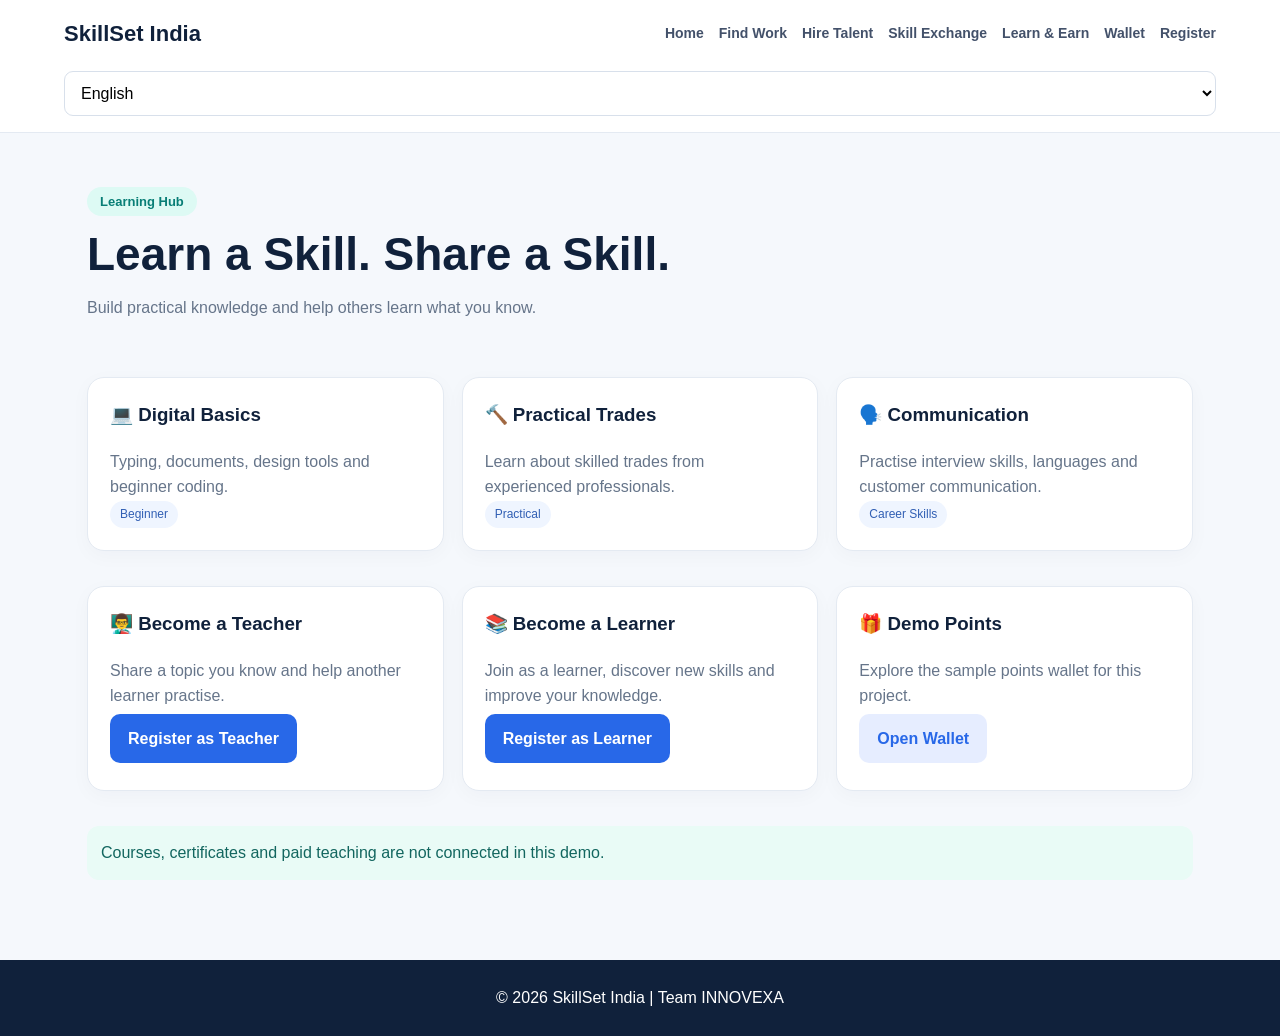
<file: learn.html>
<!DOCTYPE html>
<html lang="en">
<head>
  <meta charset="UTF-8">
  <meta name="viewport" content="width=device-width, initial-scale=1">
  <title>Learn & Earn | SkillSet India</title>
  <link rel="stylesheet" href="style.css">
</head>

<body>
<header class="navbar">
  <a class="logo" href="index.html">SkillSet India</a>

  <nav>
    <a href="index.html" data-en="Home" data-hi="होम">Home</a>
    <a href="jobs.html" data-en="Find Work" data-hi="काम खोजें">Find Work</a>
    <a href="hire.html" data-en="Hire Talent" data-hi="काम पर रखें">Hire Talent</a>
    <a href="skills.html" data-en="Skill Exchange" data-hi="कौशल साझा करें">Skill Exchange</a>
    <a href="learn.html" data-en="Learn & Earn" data-hi="सीखें और कमाएँ">Learn & Earn</a>
    <a href="wallet.html" data-en="Wallet" data-hi="वॉलेट">Wallet</a>
    <a href="register.html" data-en="Register" data-hi="रजिस्टर करें">Register</a>
  </nav>

  <select id="siteLanguage" aria-label="Select language">
    <option value="en">English</option>
    <option value="hi">हिन्दी</option>
  </select>
</header>

<main class="container">

  <section class="page-title">
    <span class="badge"
      data-en="Learning Hub"
      data-hi="सीखने का केंद्र">Learning Hub</span>

    <h1
      data-en="Learn a Skill. Share a Skill."
      data-hi="कौशल सीखें। कौशल साझा करें।">
      Learn a Skill. Share a Skill.
    </h1>

    <p
      data-en="Build practical knowledge and help others learn what you know."
      data-hi="व्यावहारिक ज्ञान बढ़ाएँ और दूसरों को वह सिखाएँ जो आप जानते हैं।">
      Build practical knowledge and help others learn what you know.
    </p>
  </section>

  <section class="grid">

    <div class="card">
      <h3 data-en="💻 Digital Basics" data-hi="💻 डिजिटल की बुनियादी बातें">
        💻 Digital Basics
      </h3>
      <p
        data-en="Typing, documents, design tools and beginner coding."
        data-hi="टाइपिंग, दस्तावेज़, डिज़ाइन टूल और शुरुआती कोडिंग सीखें।">
        Typing, documents, design tools and beginner coding.
      </p>
      <span class="tag" data-en="Beginner" data-hi="शुरुआती स्तर">Beginner</span>
    </div>

    <div class="card">
      <h3 data-en="🔨 Practical Trades" data-hi="🔨 व्यावहारिक काम">
        🔨 Practical Trades
      </h3>
      <p
        data-en="Learn about skilled trades from experienced professionals."
        data-hi="अनुभवी पेशेवरों से हुनर वाले काम सीखें।">
        Learn about skilled trades from experienced professionals.
      </p>
      <span class="tag" data-en="Practical" data-hi="व्यावहारिक">Practical</span>
    </div>

    <div class="card">
      <h3 data-en="🗣️ Communication" data-hi="🗣️ बातचीत का कौशल">
        🗣️ Communication
      </h3>
      <p
        data-en="Practise interview skills, languages and customer communication."
        data-hi="इंटरव्यू, भाषाओं और ग्राहकों से बातचीत करने का अभ्यास करें।">
        Practise interview skills, languages and customer communication.
      </p>
      <span class="tag" data-en="Career Skills" data-hi="करियर कौशल">Career Skills</span>
    </div>

  </section>

  <section class="grid">

    <div class="card">
      <h3 data-en="👨‍🏫 Become a Teacher" data-hi="👨‍🏫 शिक्षक बनें">
        👨‍🏫 Become a Teacher
      </h3>
      <p
        data-en="Share a topic you know and help another learner practise."
        data-hi="अपने ज्ञान का विषय साझा करें और किसी दूसरे विद्यार्थी को अभ्यास में मदद करें।">
        Share a topic you know and help another learner practise.
      </p>
      <a class="btn" href="register.html"
        data-en="Register as Teacher"
        data-hi="शिक्षक के रूप में रजिस्टर करें">
        Register as Teacher
      </a>
    </div>

    <!-- Learner option added -->
    <div class="card">
      <h3 data-en="📚 Become a Learner" data-hi="📚 विद्यार्थी बनें">
        📚 Become a Learner
      </h3>
      <p
        data-en="Join as a learner, discover new skills and improve your knowledge."
        data-hi="विद्यार्थी के रूप में जुड़ें, नए कौशल सीखें और अपना ज्ञान बढ़ाएँ।">
        Join as a learner, discover new skills and improve your knowledge.
      </p>
      <a class="btn" href="register.html"
        data-en="Register as Learner"
        data-hi="विद्यार्थी के रूप में रजिस्टर करें">
        Register as Learner
      </a>
    </div>

    <div class="card">
      <h3 data-en="🎁 Demo Points" data-hi="🎁 डेमो पॉइंट्स">
        🎁 Demo Points
      </h3>
      <p
        data-en="Explore the sample points wallet for this project."
        data-hi="इस प्रोजेक्ट के नमूना पॉइंट्स वॉलेट को देखें।">
        Explore the sample points wallet for this project.
      </p>
      <a class="btn secondary" href="wallet.html"
        data-en="Open Wallet"
        data-hi="वॉलेट खोलें">
        Open Wallet
      </a>
    </div>

  </section>

  <div class="notice"
    data-en="Courses, certificates and paid teaching are not connected in this demo."
    data-hi="इस डेमो में कोर्स, प्रमाणपत्र और पैसे लेकर पढ़ाने की सुविधा जुड़ी नहीं है।">
    Courses, certificates and paid teaching are not connected in this demo.
  </div>

</main>

<footer
  data-en="© 2026 SkillSet India | Team INNOVEXA"
  data-hi="© 2026 SkillSet India | टीम INNOVEXA">
  © 2026 SkillSet India | Team INNOVEXA
</footer>

<script>
(function () {
  const languageSelect = document.getElementById("siteLanguage");
  const storageKey = "skillset_language";

  function applyLanguage(language) {
    const selectedLanguage = language === "hi" ? "hi" : "en";

    document.documentElement.lang = selectedLanguage;
    languageSelect.value = selectedLanguage;

    document.querySelectorAll("[data-en][data-hi]").forEach(function (element) {
      element.textContent =
        selectedLanguage === "hi"
          ? element.dataset.hi
          : element.dataset.en;
    });

    localStorage.setItem(storageKey, selectedLanguage);

    document.dispatchEvent(
      new CustomEvent("skillset-language-change", {
        detail: { language: selectedLanguage }
      })
    );
  }

  languageSelect.addEventListener("change", function () {
    applyLanguage(languageSelect.value);
  });

  const savedLanguage = localStorage.getItem(storageKey) || "en";
  applyLanguage(savedLanguage);
})();
</script>

<script src="script.js"></script>
<script src="language.js"></script>

</body>
</html>
</file>
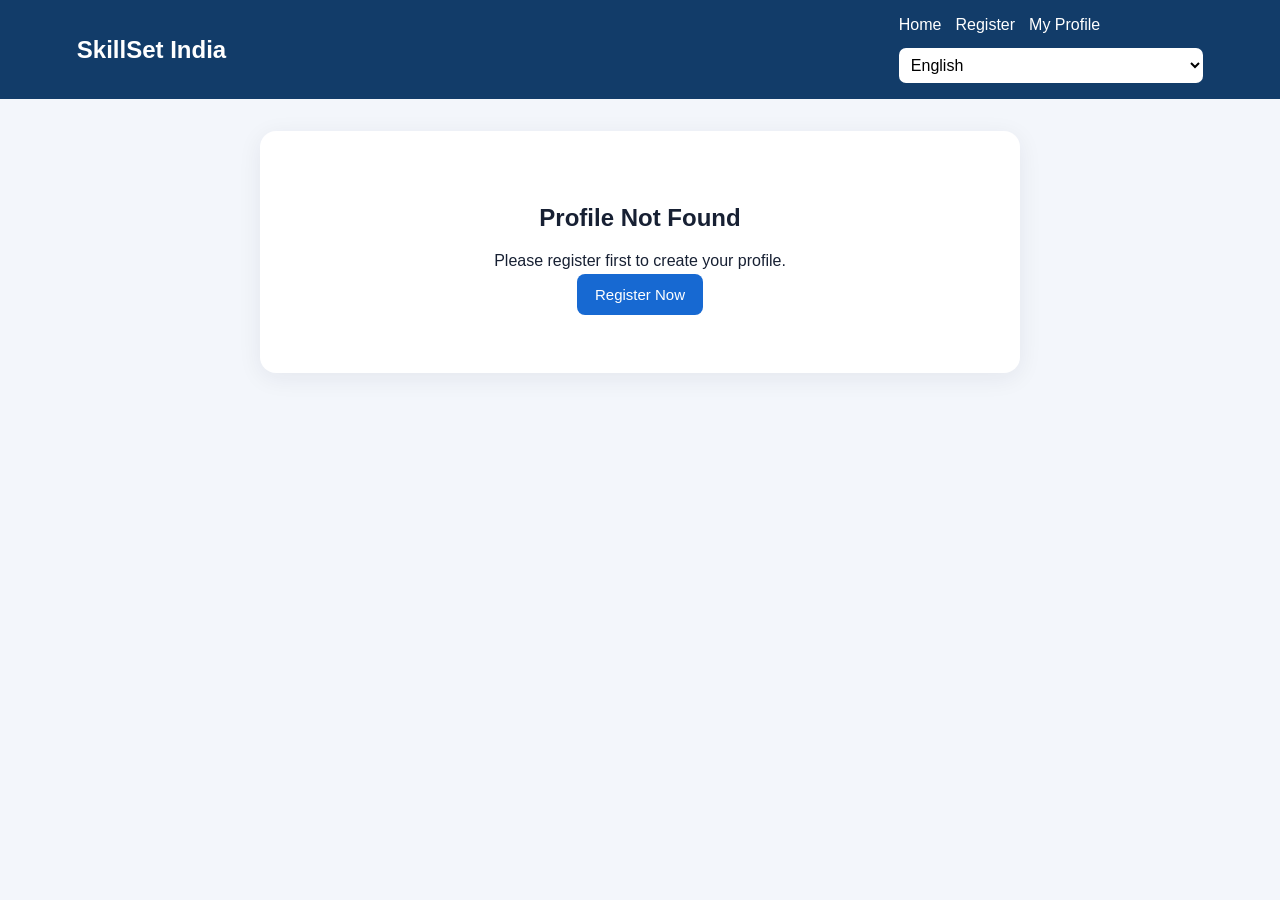
<file: profile.html>
<!DOCTYPE html>
<html lang="en">
<head>
  <meta charset="UTF-8">
  <meta name="viewport" content="width=device-width, initial-scale=1.0">
  <title>My Profile | SkillSet India</title>

  <style>
    * { box-sizing: border-box; }

    body {
      margin: 0;
      font-family: Arial, sans-serif;
      background: #f3f6fb;
      color: #172033;
    }

    header {
      background: #123c69;
      color: white;
      padding: 16px 6%;
      display: flex;
      justify-content: space-between;
      align-items: center;
      flex-wrap: wrap;
      gap: 12px;
    }

    header h2 { margin: 0; }

    nav {
      display: flex;
      align-items: center;
      gap: 14px;
      flex-wrap: wrap;
    }

    nav a {
      color: white;
      text-decoration: none;
    }

    #languageSelect {
      padding: 8px;
      border-radius: 7px;
      border: 0;
    }

    .container {
      width: min(760px, 92%);
      margin: 32px auto;
    }

    .card {
      background: white;
      padding: 28px;
      border-radius: 16px;
      box-shadow: 0 5px 24px #17203312;
    }

    .heading {
      text-align: center;
      margin-bottom: 25px;
    }

    .avatar {
      width: 82px;
      height: 82px;
      display: grid;
      place-items: center;
      margin: 0 auto 14px;
      border-radius: 50%;
      background: #dceafe;
      color: #123c69;
      font-size: 32px;
      font-weight: bold;
    }

    .heading h1 { margin: 8px 0; }

    .muted { color: #667085; }

    .details {
      display: grid;
      grid-template-columns: repeat(2, minmax(0, 1fr));
      gap: 14px;
    }

    .detail {
      background: #f7f9fc;
      padding: 14px;
      border-radius: 10px;
      overflow-wrap: anywhere;
    }

    .detail span {
      display: block;
      color: #667085;
      font-size: 13px;
      margin-bottom: 7px;
    }

    .detail strong { font-size: 15px; }

    .actions {
      display: flex;
      flex-wrap: wrap;
      gap: 10px;
      margin-top: 24px;
    }

    button, .button {
      border: 0;
      border-radius: 8px;
      padding: 12px 18px;
      font-size: 15px;
      cursor: pointer;
      text-decoration: none;
      text-align: center;
    }

    .primary {
      background: #1769d2;
      color: white;
    }

    .secondary {
      background: #e8edf5;
      color: #172033;
    }

    form {
      margin-top: 20px;
      border-top: 1px solid #e4e9f1;
      padding-top: 20px;
    }

    [hidden] { display: none !important; }

    .form-grid {
      display: grid;
      grid-template-columns: repeat(2, minmax(0, 1fr));
      gap: 15px;
    }

    .field { min-width: 0; }

    .field label {
      display: block;
      margin-bottom: 7px;
      font-size: 14px;
      font-weight: bold;
    }

    input, select {
      width: 100%;
      padding: 12px;
      border: 1px solid #ccd5e2;
      border-radius: 8px;
      font: inherit;
      background: white;
    }

    .full { grid-column: 1 / -1; }

    #status {
      margin-top: 16px;
      font-weight: bold;
    }

    .empty { text-align: center; padding: 25px 5px; }

    @media (max-width: 540px) {
      header { padding: 16px 5%; }
      .details, .form-grid { grid-template-columns: 1fr; }
      .full { grid-column: auto; }
      .card { padding: 20px; }
    }
  </style>
</head>

<body>
<header>
  <h2>SkillSet India</h2>

  <nav>
    <a href="index.html" data-i18n="home">Home</a>
    <a href="register.html" data-i18n="register">Register</a>
    <a href="profile.html" data-i18n="myProfile">My Profile</a>

    <select id="languageSelect" aria-label="Choose language">
      <option value="en">English</option>
      <option value="hi">हिन्दी</option>
    </select>
  </nav>
</header>

<main class="container">
  <div class="card">

    <section id="profileSection" hidden>
      <div class="heading">
        <div class="avatar" id="avatar">U</div>
        <h1 data-i18n="myProfile">My Profile</h1>
        <p id="displayName"></p>
        <p class="muted" id="displayRole"></p>
      </div>

      <div class="details">
        <div class="detail">
          <span data-i18n="name">Full Name</span>
          <strong id="valueName"></strong>
        </div>
        <div class="detail">
          <span data-i18n="role">Role</span>
          <strong id="valueRole"></strong>
        </div>
        <div class="detail">
          <span data-i18n="email">Email</span>
          <strong id="valueEmail"></strong>
        </div>
        <div class="detail">
          <span data-i18n="mobile">Mobile Number</span>
          <strong id="valueMobile"></strong>
        </div>
        <div class="detail">
          <span data-i18n="city">City</span>
          <strong id="valueCity"></strong>
        </div>
        <div class="detail">
          <span data-i18n="skill">Skill / Profession</span>
          <strong id="valueSkill"></strong>
        </div>
        <div class="detail">
          <span data-i18n="experience">Experience</span>
          <strong id="valueExperience"></strong>
        </div>
      </div>

      <div class="actions">
        <button class="primary" id="editButton" type="button"
          data-i18n="edit">Edit Profile</button>
        <a class="button secondary" href="index.html"
          data-i18n="home">Home</a>
      </div>
    </section>

    <section id="emptySection" class="empty" hidden>
      <h1 data-i18n="notFound">Profile Not Found</h1>
      <p data-i18n="registerFirst">
        Please register first to create your profile.
      </p>
      <a class="button primary" href="register.html"
        data-i18n="registerNow">Register Now</a>
    </section>

    <section id="editSection" hidden>
      <h1 data-i18n="edit">Edit Profile</h1>
      <p class="muted" data-i18n="editHelp">
        Update your information below.
      </p>

      <form id="profileForm">
        <div class="form-grid">
          <div class="field">
            <label for="fullName" data-i18n="name">Full Name</label>
            <input id="fullName" name="fullName" required maxlength="100">
          </div>

          <div class="field">
            <label for="role" data-i18n="role">Role</label>
            <select id="role" name="role" required>
              <option value="Worker" data-i18n="worker">Worker</option>
              <option value="Employer" data-i18n="employer">Employer</option>
              <option value="Freelancer" data-i18n="freelancer">Freelancer</option>
              <option value="Learner" data-i18n="learner">Learner</option>
              <option value="Teacher" data-i18n="teacher">Teacher</option>
            </select>
          </div>

          <div class="field">
            <label for="email" data-i18n="email">Email</label>
            <input id="email" name="email" type="email" maxlength="150">
          </div>

          <div class="field">
            <label for="mobile" data-i18n="mobile">Mobile Number</label>
            <input id="mobile" name="mobile" type="tel"
              inputmode="numeric" pattern="[0-9]{10}" maxlength="10" required>
          </div>

          <div class="field">
            <label for="city" data-i18n="city">City</label>
            <input id="city" name="city" required maxlength="100">
          </div>

          <div class="field">
            <label for="skill" data-i18n="skill">Skill / Profession</label>
            <select id="skill" name="skill" required>
              <option value="" data-i18n="selectSkill">Select Skill</option>
              <option value="Electrician" data-i18n="electrician">Electrician</option>
              <option value="Plumber" data-i18n="plumber">Plumber</option>
              <option value="Carpenter" data-i18n="carpenter">Carpenter</option>
              <option value="Mistri / Raj Mistri" data-i18n="mistri">Mistri / Raj Mistri</option>
              <option value="Labourer" data-i18n="labourer">Labourer</option>
              <option value="Cook" data-i18n="cook">Cook</option>
              <option value="Driver" data-i18n="driver">Driver</option>
              <option value="Tailor" data-i18n="tailor">Tailor</option>
              <option value="Graphic Designer" data-i18n="designer">Graphic Designer</option>
              <option value="Web Developer" data-i18n="developer">Web Developer</option>
              <option value="Teacher/Tutor" data-i18n="tutor">Teacher/Tutor</option>
              <option value="Beauty Professional" data-i18n="beauty">Beauty Professional</option>
              <option value="Entrepreneur/Business Owner" data-i18n="business">Entrepreneur/Business Owner</option>
              <option value="Other" data-i18n="other">Other</option>
            </select>
          </div>

          <div class="field full">
            <label for="experience" data-i18n="experience">Experience</label>
            <select id="experience" name="experience" required>
              <option value="" data-i18n="selectExperience">Select Experience</option>
              <option value="Fresher" data-i18n="fresher">Fresher</option>
              <option value="Less than 1 year" data-i18n="less1">Less than 1 year</option>
              <option value="1-3 years" data-i18n="years13">1-3 years</option>
              <option value="3-5 years" data-i18n="years35">3-5 years</option>
              <option value="5+ years" data-i18n="years5">5+ years</option>
              <option value="10+ years" data-i18n="years10">10+ years</option>
            </select>
          </div>
        </div>

        <div class="actions">
          <button class="primary" type="submit"
            data-i18n="save">Save Changes</button>
          <button class="secondary" id="cancelButton" type="button"
            data-i18n="cancel">Cancel</button>
        </div>
      </form>
    </section>

    <p id="status" role="status" aria-live="polite"></p>
  </div>
</main>

<script>
const STORAGE_KEY = "skillset_demo_profile";
const LANGUAGE_KEY = "skillset_language";

const translations = {
  en: {
    home:"Home", register:"Register", myProfile:"My Profile",
    registerNow:"Register Now", notFound:"Profile Not Found",
    registerFirst:"Please register first to create your profile.",
    edit:"Edit Profile", editHelp:"Update your information below.",
    save:"Save Changes", cancel:"Cancel", name:"Full Name",
    role:"Role", email:"Email", mobile:"Mobile Number", city:"City",
    skill:"Skill / Profession", experience:"Experience",
    worker:"Worker", employer:"Employer", freelancer:"Freelancer",
    learner:"Learner", teacher:"Teacher", selectSkill:"Select Skill",
    electrician:"Electrician", plumber:"Plumber", carpenter:"Carpenter",
    mistri:"Mistri / Raj Mistri", labourer:"Labourer", cook:"Cook",
    driver:"Driver", tailor:"Tailor", designer:"Graphic Designer",
    developer:"Web Developer", tutor:"Teacher/Tutor", beauty:"Beauty Professional",
    business:"Entrepreneur/Business Owner", other:"Other",
    selectExperience:"Select Experience", fresher:"Fresher",
    less1:"Less than 1 year", years13:"1-3 years", years35:"3-5 years",
    years5:"5+ years", years10:"10+ years",
    notProvided:"Not provided", updated:"Profile updated successfully!",
    saveError:"Could not save profile in this browser.",
    invalidMobile:"Please enter a valid 10-digit mobile number."
  },
  hi: {
    home:"होम", register:"रजिस्ट्रेशन", myProfile:"मेरी प्रोफ़ाइल",
    registerNow:"अभी रजिस्टर करें", notFound:"प्रोफ़ाइल नहीं मिली",
    registerFirst:"प्रोफ़ाइल बनाने के लिए पहले रजिस्ट्रेशन करें।",
    edit:"प्रोफ़ाइल बदलें", editHelp:"नीचे अपनी जानकारी अपडेट करें।",
    save:"बदलाव सेव करें", cancel:"रद्द करें", name:"पूरा नाम",
    role:"आपकी भूमिका", email:"ईमेल", mobile:"मोबाइल नंबर", city:"शहर",
    skill:"कौशल / काम", experience:"अनुभव",
    worker:"कामगार", employer:"काम देने वाला", freelancer:"फ्रीलांसर",
    learner:"सीखने वाला", teacher:"शिक्षक", selectSkill:"कौशल चुनें",
    electrician:"इलेक्ट्रीशियन", plumber:"प्लंबर", carpenter:"बढ़ई",
    mistri:"मिस्त्री / राज मिस्त्री", labourer:"मजदूर", cook:"रसोइया",
    driver:"ड्राइवर", tailor:"दर्जी", designer:"ग्राफिक डिज़ाइनर",
    developer:"वेब डेवलपर", tutor:"शिक्षक / ट्यूटर",
    beauty:"ब्यूटी प्रोफेशनल", business:"व्यवसायी / बिज़नेस मालिक",
    other:"अन्य", selectExperience:"अनुभव चुनें", fresher:"नया कामगार",
    less1:"1 साल से कम", years13:"1-3 साल", years35:"3-5 साल",
    years5:"5+ साल", years10:"10+ साल", notProvided:"जानकारी नहीं दी गई",
    updated:"प्रोफ़ाइल सफलतापूर्वक अपडेट हो गई!",
    saveError:"इस ब्राउज़र में प्रोफ़ाइल सेव नहीं हो सकी।",
    invalidMobile:"कृपया 10 अंकों का सही मोबाइल नंबर डालें।"
  }
};

const $ = id => document.getElementById(id);
let profile = null;
let language = localStorage.getItem(LANGUAGE_KEY) || "en";

function t(key) {
  return (translations[language] || translations.en)[key] ||
         translations.en[key] || key;
}

function applyLanguage() {
  document.documentElement.lang = language;
  $("languageSelect").value = language;

  document.querySelectorAll("[data-i18n]").forEach(element => {
    const key = element.dataset.i18n;
    const translation = t(key);

    if (element.tagName === "OPTION") {
      element.textContent = translation;
    } else {
      element.textContent = translation;
    }
  });

  document.title = language === "hi"
    ? "मेरी प्रोफ़ाइल | SkillSet India"
    : "My Profile | SkillSet India";

  if (profile) renderProfile();
}

function loadProfile() {
  try {
    const saved = localStorage.getItem(STORAGE_KEY);
    profile = saved ? JSON.parse(saved) : null;

    if (!profile || typeof profile !== "object" ||
        Array.isArray(profile)) {
      profile = null;
    }
  } catch {
    profile = null;
  }

  renderProfile();
}

function showValue(id, value) {
  $(id).textContent =
    value == null || String(value).trim() === ""
      ? t("notProvided")
      : String(value);
}

function renderProfile() {
  $("status").textContent = "";

  if (!profile) {
    $("profileSection").hidden = true;
    $("editSection").hidden = true;
    $("emptySection").hidden = false;
    return;
  }

  $("emptySection").hidden = true;
  $("editSection").hidden = true;
  $("profileSection").hidden = false;

  showValue("displayName", profile.fullName);
  showValue("displayRole", profile.role);
  showValue("valueName", profile.fullName);
  showValue("valueRole", profile.role);
  showValue("valueEmail", profile.email);
  showValue("valueMobile", profile.mobile);
  showValue("valueCity", profile.city);
  showValue("valueSkill", profile.skill);
  showValue("valueExperience", profile.experience);

  const name = String(profile.fullName || "U").trim();
  $("avatar").textContent = name.charAt(0).toUpperCase();
}

function startEditing() {
  if (!profile) return;

  const form = $("profileForm");
  ["fullName","role","email","mobile","city","skill","experience"]
    .forEach(key => {
      form.elements[key].value = profile[key] || "";
    });

  $("profileSection").hidden = true;
  $("emptySection").hidden = true;
  $("editSection").hidden = false;
  $("status").textContent = "";
}

$("languageSelect").addEventListener("change", event => {
  language = event.target.value;
  localStorage.setItem(LANGUAGE_KEY, language);
  applyLanguage();
});

$("editButton").addEventListener("click", startEditing);
$("cancelButton").addEventListener("click", renderProfile);

$("profileForm").addEventListener("submit", event => {
  event.preventDefault();

  const form = event.currentTarget;
  const mobile = form.elements.mobile.value.trim();

  if (!/^[0-9]{10}$/.test(mobile)) {
    $("status").textContent = t("invalidMobile");
    return;
  }

  const updatedProfile = {
    ...profile,
    fullName: form.elements.fullName.value.trim(),
    role: form.elements.role.value,
    email: form.elements.email.value.trim(),
    mobile,
    city: form.elements.city.value.trim(),
    skill: form.elements.skill.value,
    experience: form.elements.experience.value
  };

  try {
    localStorage.setItem(STORAGE_KEY, JSON.stringify(updatedProfile));
    profile = updatedProfile;
    renderProfile();
    $("status").textContent = t("updated");
  } catch {
    $("status").textContent = t("saveError");
  }
});

applyLanguage();
loadProfile();
</script>
</body>
</html>
</file>
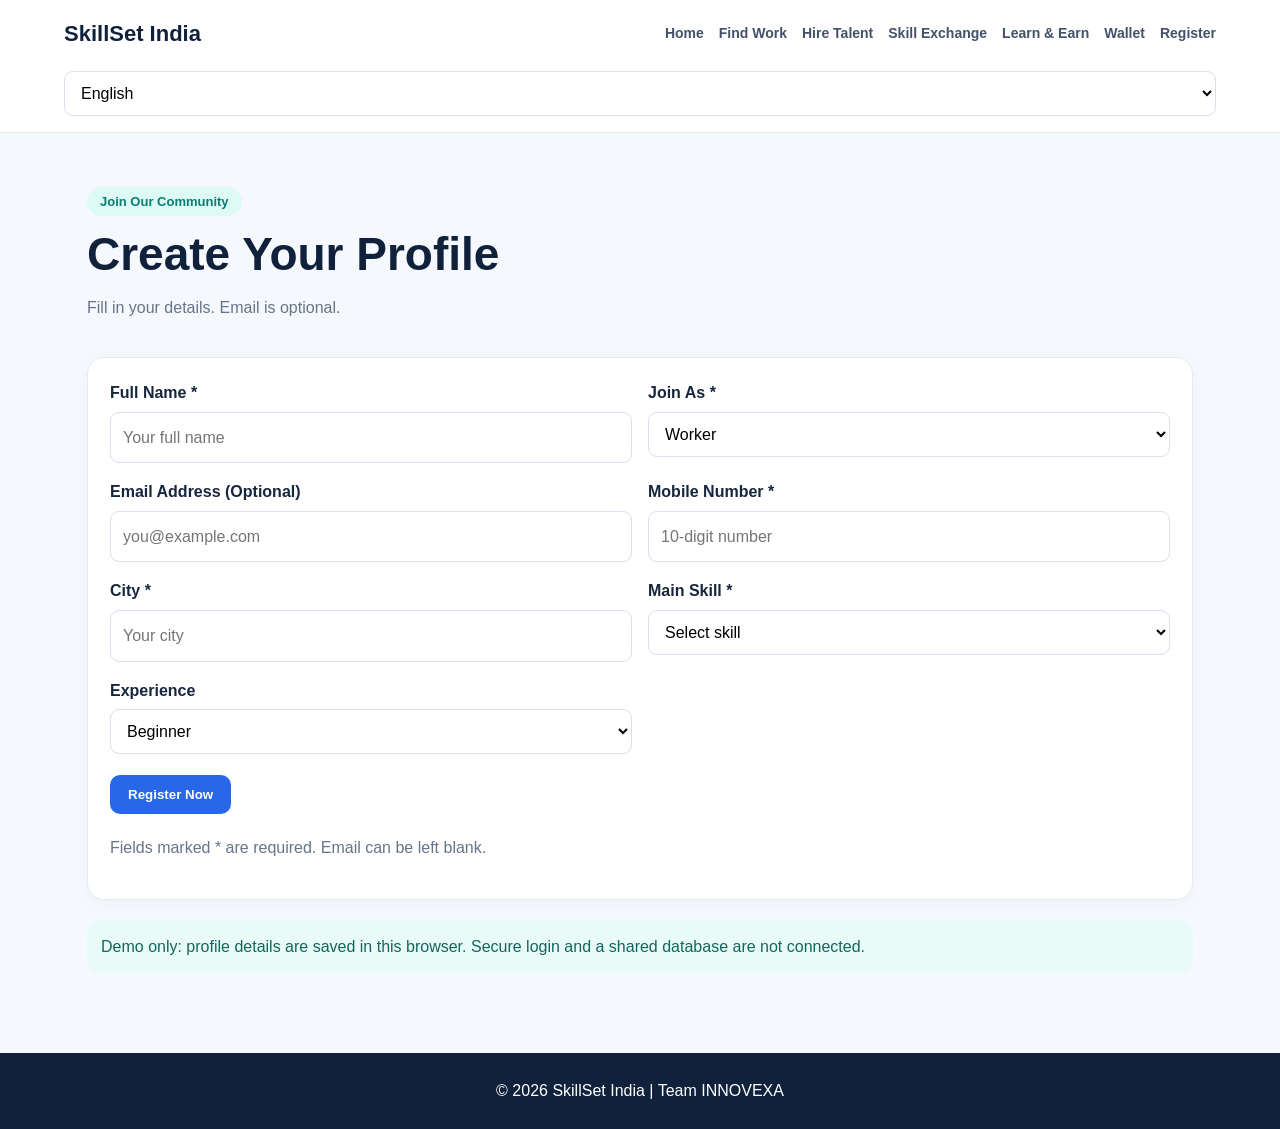
<file: register.html>
<!DOCTYPE html>
<html lang="en">
<head>
  <meta charset="UTF-8">
  <meta name="viewport" content="width=device-width, initial-scale=1">
  <title>Register | SkillSet India</title>
  <link rel="stylesheet" href="style.css">
</head>
<body>

<header class="navbar">
  <a class="logo" href="index.html">SkillSet India</a>

  <nav>
    <a href="index.html" data-en="Home" data-hi="होम">Home</a>
    <a href="jobs.html" data-en="Find Work" data-hi="काम खोजें">Find Work</a>
    <a href="hire.html" data-en="Hire Talent" data-hi="टैलेंट हायर करें">Hire Talent</a>
    <a href="skills.html" data-en="Skill Exchange" data-hi="स्किल एक्सचेंज">Skill Exchange</a>
    <a href="learn.html" data-en="Learn & Earn" data-hi="सीखें और कमाएँ">Learn & Earn</a>
    <a href="wallet.html" data-en="Wallet" data-hi="वॉलेट">Wallet</a>
    <a href="register.html" data-en="Register" data-hi="रजिस्टर करें">Register</a>
  </nav>

  <select id="languageSelect" aria-label="Select language">
    <option value="en">English</option>
    <option value="hi">हिंदी</option>
  </select>
</header>

<main class="container">

  <section class="page-title">
    <span class="badge"
      data-en="Join Our Community"
      data-hi="हमारे समुदाय से जुड़ें">
      Join Our Community
    </span>

    <h1 data-en="Create Your Profile" data-hi="अपनी प्रोफ़ाइल बनाएँ">
      Create Your Profile
    </h1>

    <p data-en="Fill in your details. Email is optional."
       data-hi="अपनी जानकारी भरें। ईमेल देना वैकल्पिक है।">
      Fill in your details. Email is optional.
    </p>
  </section>

  <form class="card" id="registerForm">
    <div class="form-grid">

      <div class="field">
        <label for="fullName" data-en="Full Name *" data-hi="पूरा नाम *">Full Name *</label>
        <input id="fullName" name="fullName" required
          placeholder="Your full name"
          data-placeholder-en="Your full name"
          data-placeholder-hi="अपना पूरा नाम लिखें">
      </div>

      <div class="field">
        <label for="role" data-en="Join As *" data-hi="किस रूप में जुड़ें *">Join As *</label>
        <select id="role" name="role" required>
          <option value="Worker" data-en="Worker" data-hi="कामगार">Worker</option>
          <option value="Employer" data-en="Employer" data-hi="नियोक्ता">Employer</option>
          <option value="Freelancer" data-en="Freelancer" data-hi="फ्रीलांसर">Freelancer</option>
          <option value="Learner" data-en="Learner" data-hi="सीखने वाला">Learner</option>
          <option value="Teacher" data-en="Teacher" data-hi="शिक्षक">Teacher</option>
        </select>
      </div>

      <div class="field">
        <label for="email" data-en="Email Address (Optional)" data-hi="ईमेल पता (वैकल्पिक)">Email Address (Optional)</label>
        <input id="email" name="email" type="email"
          placeholder="you@example.com"
          data-placeholder-en="you@example.com"
          data-placeholder-hi="you@example.com">
      </div>

      <div class="field">
        <label for="mobile" data-en="Mobile Number *" data-hi="मोबाइल नंबर *">Mobile Number *</label>
        <input id="mobile" name="mobile" type="tel"
          inputmode="numeric" maxlength="10" pattern="[0-9]{10}"
          required placeholder="10-digit number"
          data-placeholder-en="10-digit number"
          data-placeholder-hi="10 अंकों का नंबर">
      </div>

      <div class="field">
        <label for="city" data-en="City *" data-hi="शहर *">City *</label>
        <input id="city" name="city" required
          placeholder="Your city"
          data-placeholder-en="Your city"
          data-placeholder-hi="अपने शहर का नाम लिखें">
      </div>

      <div class="field">
        <label for="skill" data-en="Main Skill *" data-hi="मुख्य कौशल *">Main Skill *</label>

        <select id="skill" name="skill" required>
          <option value="" data-en="Select skill" data-hi="कौशल चुनें">Select skill</option>
          <option value="Electrician" data-en="Electrician" data-hi="इलेक्ट्रीशियन">Electrician</option>
          <option value="Plumber" data-en="Plumber" data-hi="प्लंबर">Plumber</option>
          <option value="Carpenter" data-en="Carpenter" data-hi="बढ़ई">Carpenter</option>
          <option value="Labourer" data-en="Labourer" data-hi="मजदूर">Labourer</option>
          <option value="Cook" data-en="Cook" data-hi="रसोइया">Cook</option>
          <option value="Driver" data-en="Driver" data-hi="ड्राइवर">Driver</option>
          <option value="Tailor" data-en="Tailor" data-hi="दर्जी">Tailor</option>
          <option value="Graphic Designer" data-en="Graphic Designer" data-hi="ग्राफिक डिज़ाइनर">Graphic Designer</option>
          <option value="Web Developer" data-en="Web Developer" data-hi="वेब डेवलपर">Web Developer</option>
          <option value="Teacher / Tutor" data-en="Teacher / Tutor" data-hi="शिक्षक / ट्यूटर">Teacher / Tutor</option>
          <option value="Beauty Professional" data-en="Beauty Professional" data-hi="ब्यूटी प्रोफेशनल">Beauty Professional</option>
          <option value="Entrepreneur / Business Owner" data-en="Entrepreneur / Business Owner" data-hi="उद्यमी / व्यवसाय के मालिक">Entrepreneur / Business Owner</option>
          <option value="Other" data-en="Other" data-hi="अन्य">Other</option>
        </select>
      </div>

      <div class="field hidden" id="otherSkillWrap">
        <label for="otherSkill" data-en="Enter Your Skill *" data-hi="अपना कौशल लिखें *">Enter Your Skill *</label>
        <input id="otherSkill" name="otherSkill"
          placeholder="Type your skill"
          data-placeholder-en="Type your skill"
          data-placeholder-hi="अपना कौशल लिखें">
      </div>

      <div class="field">
        <label for="experience" data-en="Experience" data-hi="अनुभव">Experience</label>
        <select id="experience" name="experience">
          <option value="Beginner" data-en="Beginner" data-hi="शुरुआती">Beginner</option>
          <option value="Less than 1 year" data-en="Less than 1 year" data-hi="1 साल से कम">Less than 1 year</option>
          <option value="1–3 years" data-en="1–3 years" data-hi="1–3 साल">1–3 years</option>
          <option value="3–5 years" data-en="3–5 years" data-hi="3–5 साल">3–5 years</option>
          <option value="5+ years" data-en="5+ years" data-hi="5+ साल">5+ years</option>
        </select>
      </div>

      <div class="field full">
        <button class="btn" type="submit"
          data-en="Register Now"
          data-hi="अभी रजिस्टर करें">
          Register Now
        </button>

        <p data-en="Fields marked * are required. Email can be left blank."
           data-hi="* वाले फ़ील्ड भरना ज़रूरी है। ईमेल खाली छोड़ सकते हैं।">
          Fields marked * are required. Email can be left blank.
        </p>

        <p id="registerMessage" role="status" aria-live="polite"></p>
      </div>

    </div>
  </form>

  <!-- Profile appears here after registration -->
  <section class="card" id="profileCard" hidden style="margin-top:24px;">
    <h2 data-en="My Profile" data-hi="मेरी प्रोफ़ाइल">My Profile</h2>

    <p id="profileSuccess" style="color:green;font-weight:bold;"
       role="status">
      Registration Successfully!
    </p>

    <p><strong data-en="Full Name:" data-hi="पूरा नाम:">Full Name:</strong>
      <span id="profileName"></span></p>

    <p><strong data-en="Join As:" data-hi="भूमिका:">Join As:</strong>
      <span id="profileRole"></span></p>

    <p><strong data-en="Email:" data-hi="ईमेल:">Email:</strong>
      <span id="profileEmail"></span></p>

    <p><strong data-en="Mobile:" data-hi="मोबाइल:">Mobile:</strong>
      <span id="profileMobile"></span></p>

    <p><strong data-en="City:" data-hi="शहर:">City:</strong>
      <span id="profileCity"></span></p>

    <p><strong data-en="Main Skill:" data-hi="मुख्य कौशल:">Main Skill:</strong>
      <span id="profileSkill"></span></p>

    <p><strong data-en="Experience:" data-hi="अनुभव:">Experience:</strong>
      <span id="profileExperience"></span></p>

    <p><small data-en="Your demo profile is saved in this browser."
       data-hi="आपकी डेमो प्रोफ़ाइल इसी ब्राउज़र में सेव है।">
      Your demo profile is saved in this browser.
    </small></p>
  </section>

  <div class="notice"
    data-en="Demo only: profile details are saved in this browser. Secure login and a shared database are not connected."
    data-hi="यह केवल डेमो है: प्रोफ़ाइल की जानकारी इसी ब्राउज़र में सेव होती है। सुरक्षित लॉगिन और साझा डेटाबेस अभी कनेक्ट नहीं हैं।">
    Demo only: profile details are saved in this browser. Secure login and a shared database are not connected.
  </div>

</main>

<footer>© 2026 SkillSet India | Team INNOVEXA</footer>

<script src="script.js"></script>

<script>
(() => {
  const languageSelect = document.getElementById("languageSelect");
  const form = document.getElementById("registerForm");
  const skillSelect = document.getElementById("skill");
  const otherSkillWrap = document.getElementById("otherSkillWrap");
  const otherSkillInput = document.getElementById("otherSkill");
  const message = document.getElementById("registerMessage");
  const profileCard = document.getElementById("profileCard");
  const profileSuccess = document.getElementById("profileSuccess");

  const languageKey = "skillset_language";
  const profileKey = "skillset_demo_profile";
  const registeredKey = "skillset_registered_skills";

  let language = localStorage.getItem(languageKey) === "hi" ? "hi" : "en";

  /* ---------- Registered skills (browser me save) ---------- */
  function getRegistered() {
    try {
      const list = JSON.parse(localStorage.getItem(registeredKey));
      return Array.isArray(list) ? list : [];
    } catch (error) {
      return [];
    }
  }

  function saveRegistered(list) {
    localStorage.setItem(registeredKey, JSON.stringify(list));
  }

  function isRegistered(skill) {
    const target = String(skill || "").trim().toLowerCase();
    return getRegistered().some(s => String(s).trim().toLowerCase() === target);
  }

  function addRegistered(skill) {
    if (!isRegistered(skill)) {
      const list = getRegistered();
      list.push(skill);
      saveRegistered(list);
    }
  }

  /* ---------- Dropdown me "already registered" dikhana ---------- */
  function applyRegisteredLabels() {
    const doneText = language === "hi"
      ? "✅ आप पहले ही रजिस्टर कर चुके हैं"
      : "✅ You have already registered";

    Array.from(skillSelect.options).forEach(option => {
      // "Select skill" aur "Other" ko chhod do
      if (!option.value || option.value === "Other") return;

      const baseText = language === "hi" ? option.dataset.hi : option.dataset.en;

      if (isRegistered(option.value)) {
        option.textContent = baseText + " — " + doneText;
        option.disabled = true;
      } else {
        option.textContent = baseText;
        option.disabled = false;
      }
    });
  }

  /* ---------- Language ---------- */
  function translatePage(lang) {
    language = lang === "hi" ? "hi" : "en";
    document.documentElement.lang = language;
    languageSelect.value = language;

    document.querySelectorAll("[data-en][data-hi]").forEach(element => {
      element.textContent = language === "hi"
        ? element.dataset.hi
        : element.dataset.en;
    });

    document.querySelectorAll("[data-placeholder-en][data-placeholder-hi]")
      .forEach(input => {
        input.placeholder = language === "hi"
          ? input.dataset.placeholderHi
          : input.dataset.placeholderEn;
      });

    if (profileCard.hidden === false) {
      profileSuccess.textContent = language === "hi"
        ? "✅ रजिस्ट्रेशन सफल रहा! आपकी प्रोफ़ाइल सेव हो गई है।"
        : "✅ Registration Successfully! Your profile has been saved.";
    }

    applyRegisteredLabels(); // translate ke baad labels dobara lagao
  }

  function toggleOtherSkill() {
    const showOther = skillSelect.value === "Other";
    otherSkillWrap.classList.toggle("hidden", !showOther);
    otherSkillInput.required = showOther;
  }

  function showProfile(profile) {
    document.getElementById("profileName").textContent = profile.fullName || "";
    document.getElementById("profileRole").textContent = profile.role || "";
    document.getElementById("profileEmail").textContent =
      profile.email || (language === "hi" ? "नहीं दिया गया" : "Not provided");
    document.getElementById("profileMobile").textContent = profile.mobile || "";
    document.getElementById("profileCity").textContent = profile.city || "";
    document.getElementById("profileSkill").textContent = profile.skill || "";
    document.getElementById("profileExperience").textContent =
      profile.experience || "";

    profileSuccess.textContent = language === "hi"
      ? "✅ रजिस्ट्रेशन सफल रहा! आपकी प्रोफ़ाइल सेव हो गई है।"
      : "✅ Registration Successfully! Your profile has been saved.";

    profileCard.hidden = false;
  }

  languageSelect.addEventListener("change", () => {
    localStorage.setItem(languageKey, languageSelect.value);
    translatePage(languageSelect.value);
  });

  skillSelect.addEventListener("change", toggleOtherSkill);

  /* ---------- Form submit ---------- */
  form.addEventListener("submit", event => {
    event.preventDefault();
    message.textContent = "";

    if (!form.reportValidity()) return;

    const mobile = document.getElementById("mobile").value.trim();

    if (!/^[0-9]{10}$/.test(mobile)) {
      message.textContent = language === "hi"
        ? "कृपया 10 अंकों का सही मोबाइल नंबर दर्ज करें।"
        : "Please enter a valid 10-digit mobile number.";
      return;
    }

    const selectedSkill = skillSelect.value === "Other"
      ? otherSkillInput.value.trim()
      : skillSelect.value;

    if (skillSelect.value === "Other" && !selectedSkill) {
      message.textContent = language === "hi"
        ? "कृपया अपना कौशल लिखें।"
        : "Please enter your skill.";
      return;
    }

    // Is skill me pehle se registration ho chuka hai to rok do
    if (isRegistered(selectedSkill)) {
      message.textContent = language === "hi"
        ? "आप इस कौशल में पहले ही रजिस्टर कर चुके हैं।"
        : "You have already registered for this skill.";
      return;
    }

    const profile = {
      fullName: document.getElementById("fullName").value.trim(),
      role: document.getElementById("role").value,
      email: document.getElementById("email").value.trim(),
      mobile,
      city: document.getElementById("city").value.trim(),
      skill: selectedSkill,
      experience: document.getElementById("experience").value,
      savedAt: new Date().toISOString()
    };

    try {
      localStorage.setItem(profileKey, JSON.stringify(profile));
      addRegistered(selectedSkill);

      message.textContent = language === "hi"
        ? "✅ रजिस्ट्रेशन सफल रहा!"
        : "✅ Registration Successfully!";

      showProfile(profile);

      // Skill ka dropdown reset karo aur nayi label lagao
      skillSelect.value = "";
      otherSkillInput.value = "";
      toggleOtherSkill();
      applyRegisteredLabels();

      profileCard.scrollIntoView({ behavior: "smooth", block: "start" });

    } catch (error) {
      message.textContent = language === "hi"
        ? "प्रोफ़ाइल सेव नहीं हो सकी। कृपया ब्राउज़र स्टोरेज की जाँच करें।"
        : "Could not save your profile. Please check browser storage.";
    }
  });

  /* ---------- Page khulne par saved data load karo ---------- */
  try {
    const savedProfile = localStorage.getItem(profileKey);

    if (savedProfile) {
      const profile = JSON.parse(savedProfile);

      // Purani registration (is update se pehle wali) ko bhi list me jodo
      if (profile.skill) addRegistered(profile.skill);

      showProfile(profile);
    }
  } catch (error) {
    console.error("Could not load the saved demo profile.", error);
  }

  translatePage(language);
  toggleOtherSkill();
})();
</script>

</body>
</html>
</file>
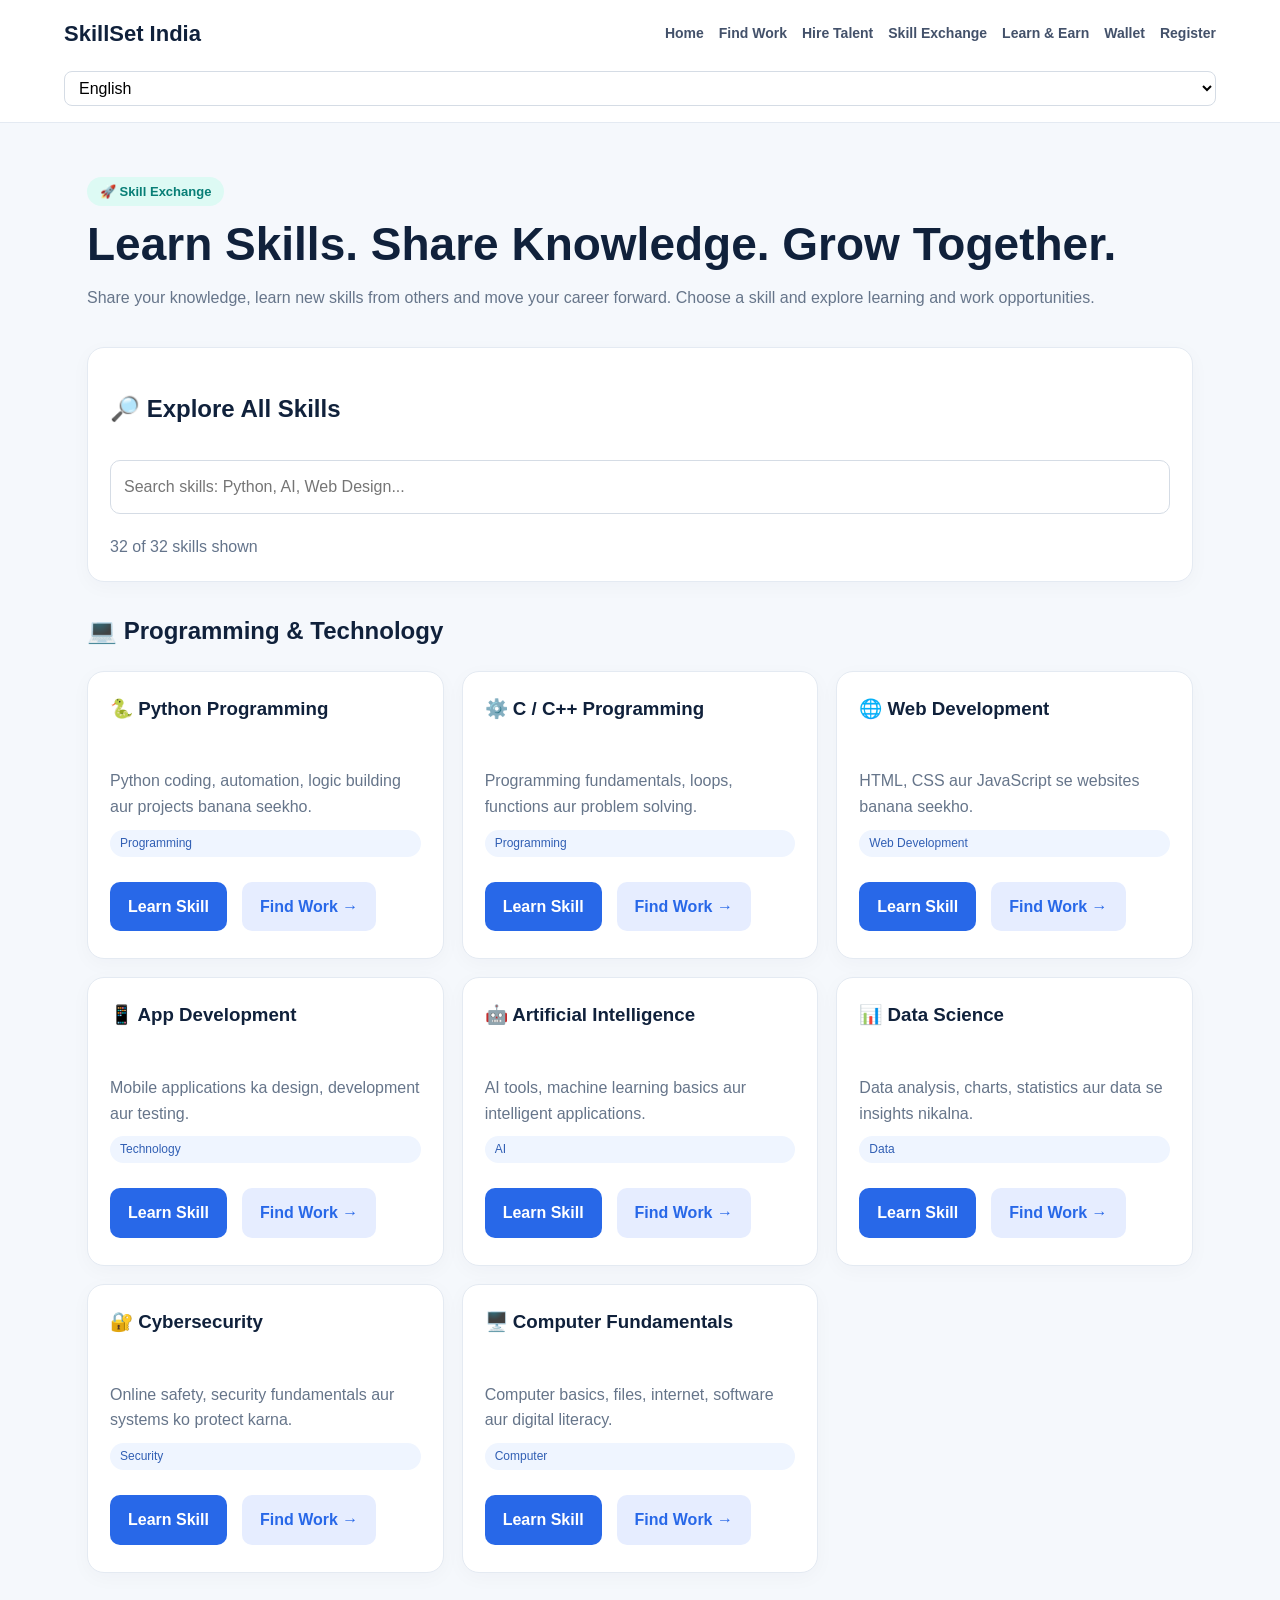
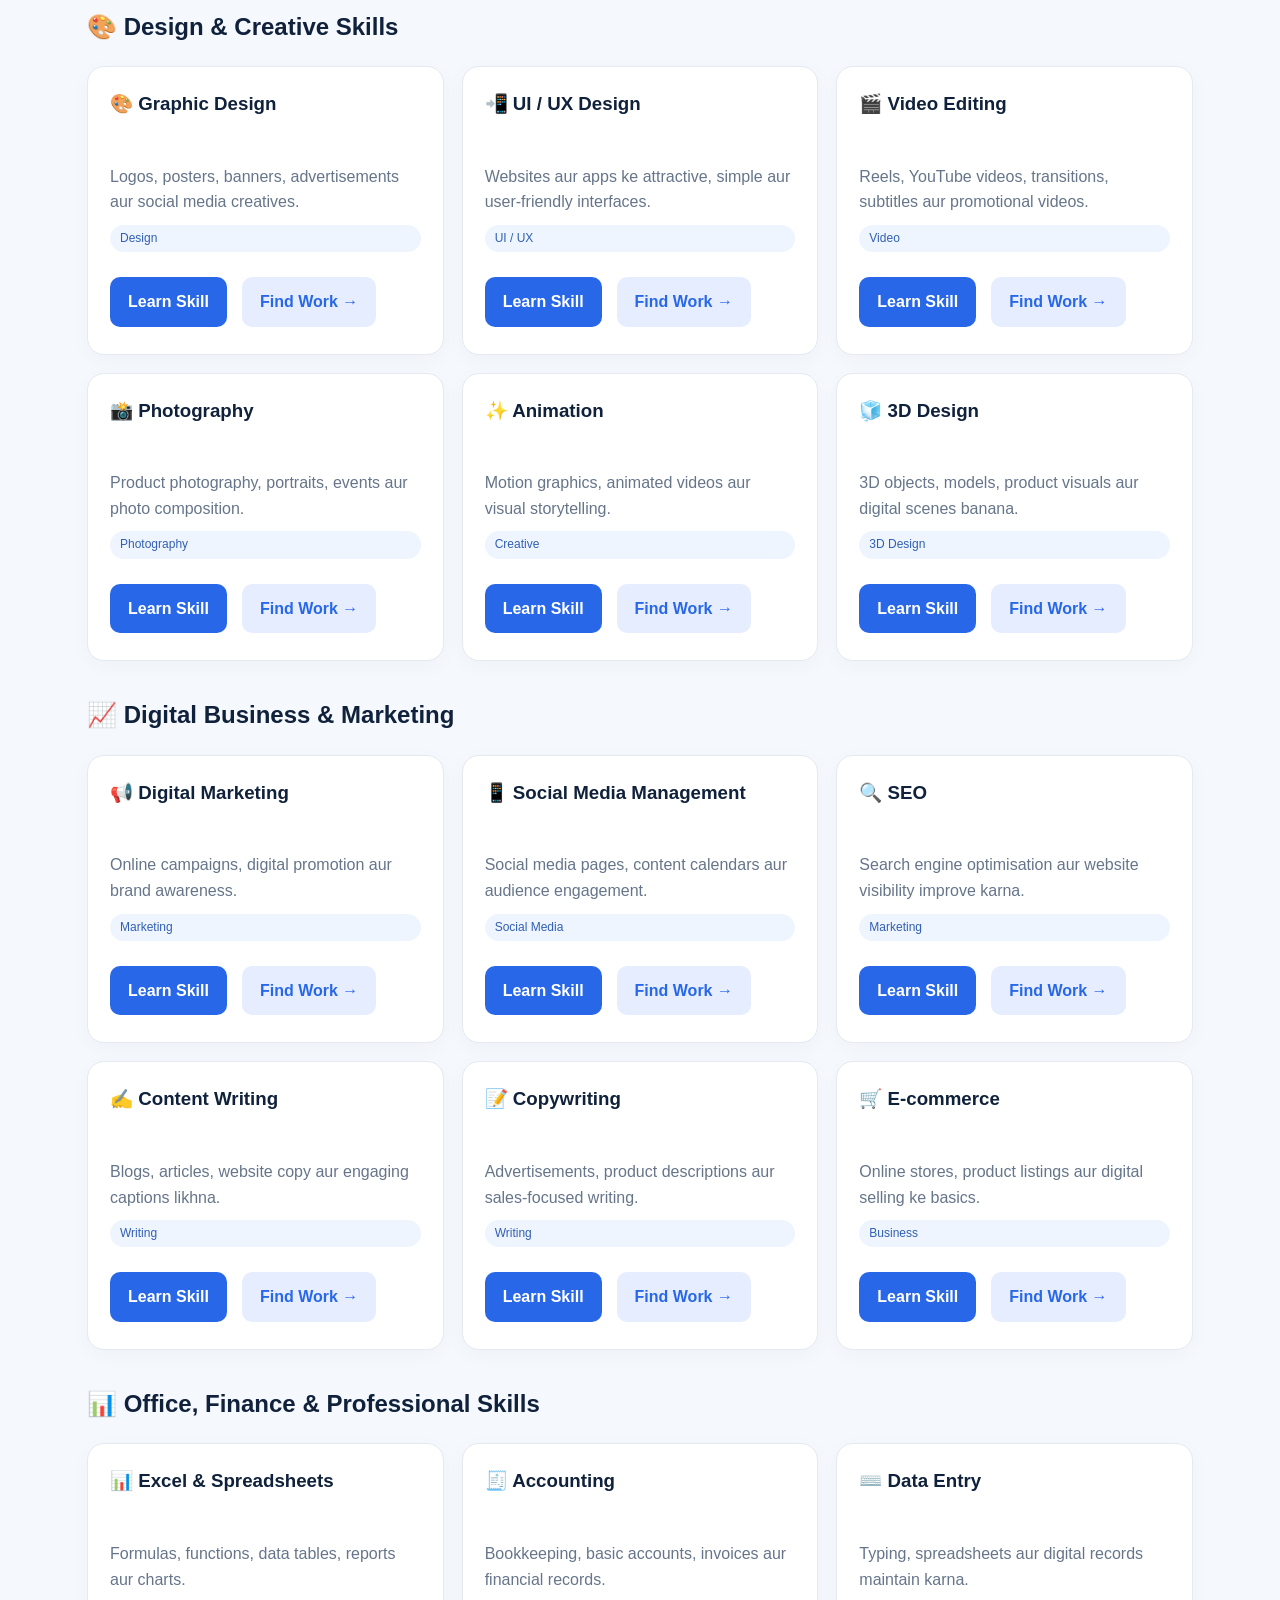
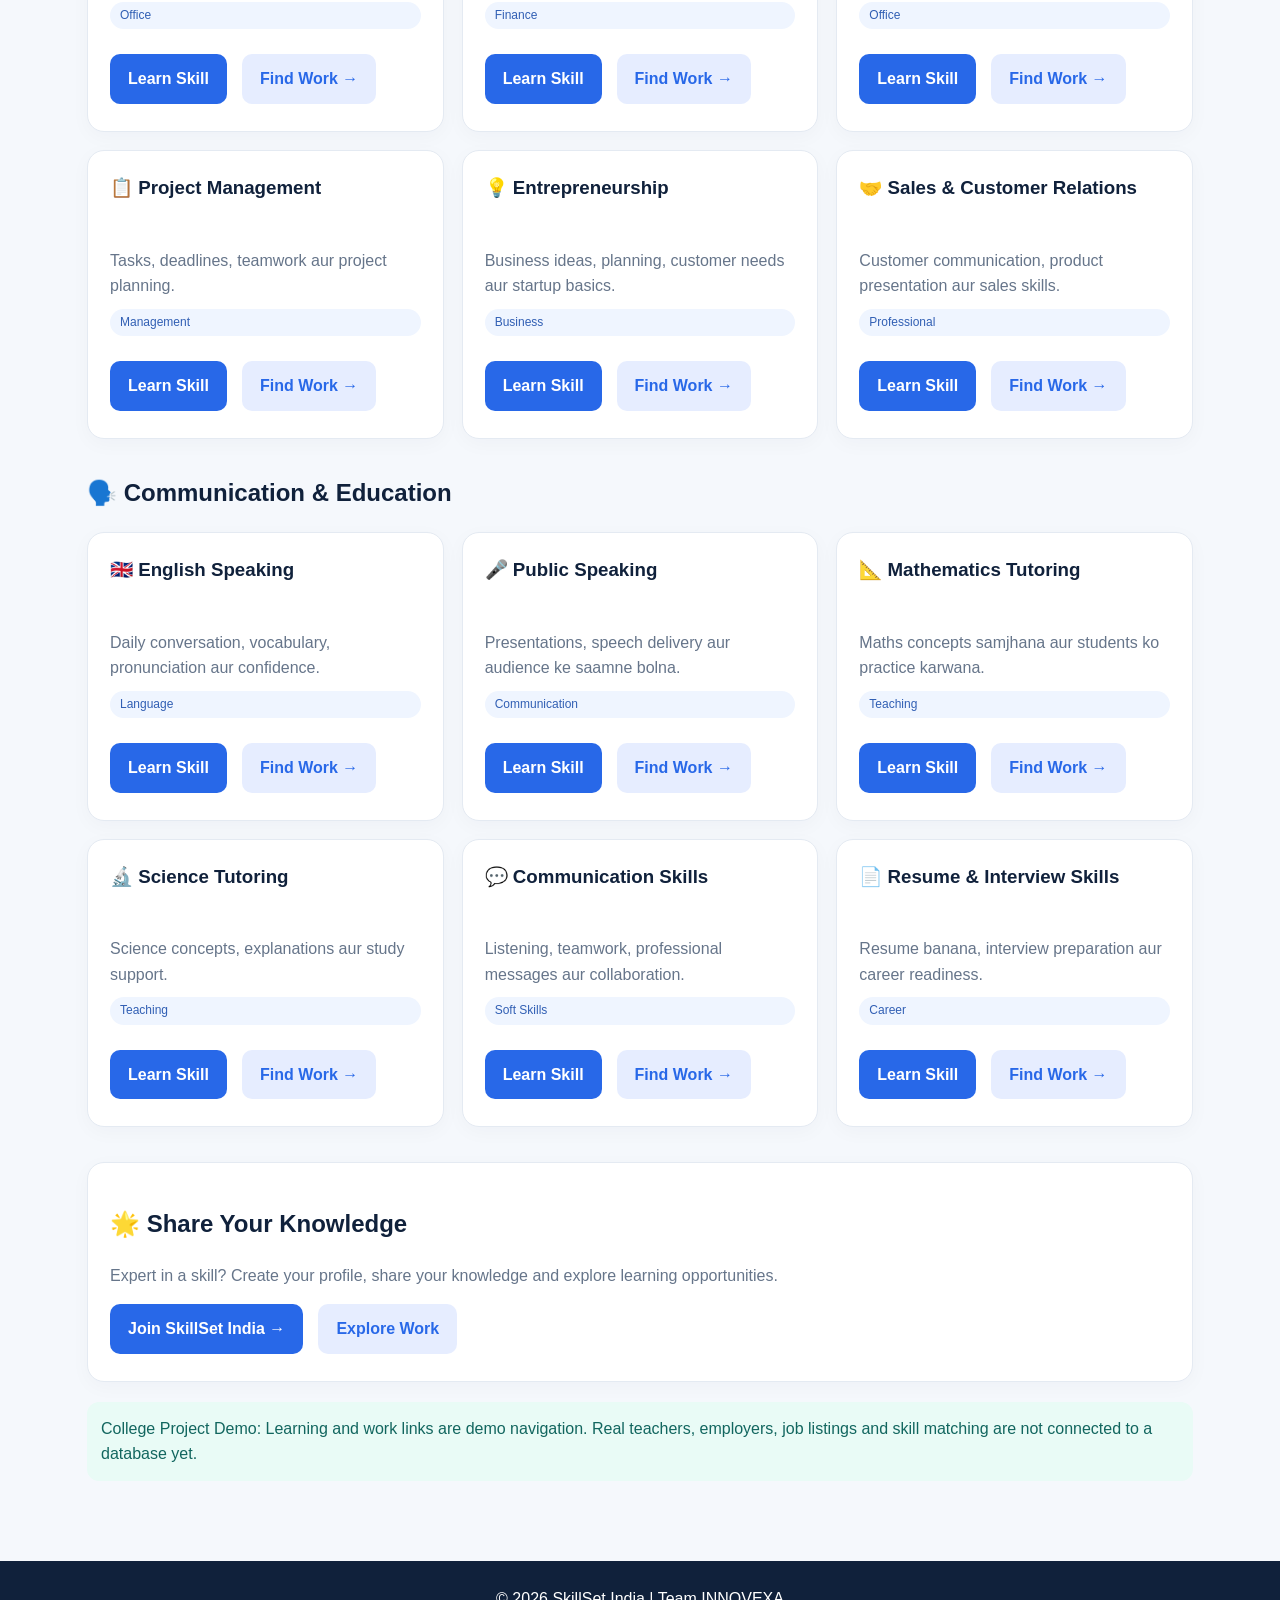
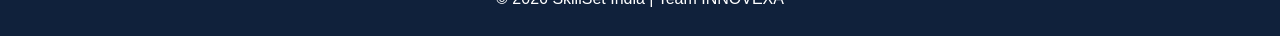
<file: skills.html>
<!DOCTYPE html>
<html lang="en">
<head>
  <meta charset="UTF-8">
  <meta name="viewport" content="width=device-width, initial-scale=1.0">
  <title>Skill Exchange | SkillSet India</title>
  <link rel="stylesheet" href="style.css">

  <style>
    .skill-search {
      width: 100%;
      padding: 13px;
      margin: 12px 0;
      border: 1px solid #d5dce5;
      border-radius: 10px;
      font-size: 16px;
      box-sizing: border-box;
    }

    .skill-card {
      display: flex;
      flex-direction: column;
      gap: 10px;
    }

    .skill-card p { line-height: 1.6; }

    .skill-actions {
      display: flex;
      flex-wrap: wrap;
      gap: 10px;
      margin-top: auto;
      padding-top: 10px;
    }

    .skill-actions .btn {
      text-decoration: none;
      text-align: center;
    }

    .skill-category { margin: 30px 0 15px; }

    .skill-count {
      color: #64748b;
      margin-top: 8px;
    }

    .language-control {
      padding: 7px 10px;
      border: 1px solid #d5dce5;
      border-radius: 8px;
      font: inherit;
      cursor: pointer;
    }
  </style>
</head>

<body>

<header class="navbar">
  <a class="logo" href="index.html">SkillSet India</a>

  <nav>
    <a href="index.html" data-en="Home" data-hi="होम">Home</a>
    <a href="jobs.html" data-en="Find Work" data-hi="काम खोजें">Find Work</a>
    <a href="hire.html" data-en="Hire Talent" data-hi="काम पर रखें">Hire Talent</a>
    <a href="skills.html" data-en="Skill Exchange" data-hi="कौशल साझा करें">Skill Exchange</a>
    <a href="learn.html" data-en="Learn & Earn" data-hi="सीखें और कमाएँ">Learn & Earn</a>
    <a href="wallet.html" data-en="Wallet" data-hi="वॉलेट">Wallet</a>
    <a href="register.html" data-en="Register" data-hi="रजिस्टर करें">Register</a>
  </nav>

  <select id="siteLanguage" class="language-control" aria-label="Select language">
    <option value="en">English</option>
    <option value="hi">हिन्दी</option>
  </select>
</header>

<main class="container">

  <section class="page-title">
    <span class="badge" data-en="🚀 Skill Exchange" data-hi="🚀 कौशल साझा करें">
      🚀 Skill Exchange
    </span>

    <h1
      data-en="Learn Skills. Share Knowledge. Grow Together."
      data-hi="कौशल सीखें। ज्ञान बाँटें। साथ आगे बढ़ें।">
      Learn Skills. Share Knowledge. Grow Together.
    </h1>

    <p
      data-en="Share your knowledge, learn new skills from others and move your career forward. Choose a skill and explore learning and work opportunities."
      data-hi="अपना ज्ञान साझा करें, दूसरों से नए कौशल सीखें और अपने करियर को आगे बढ़ाएँ। अपनी पसंद का कौशल चुनें और सीखने तथा काम के अवसर खोजें।">
      Share your knowledge, learn new skills from others and move your career forward. Choose a skill and explore learning and work opportunities.
    </p>
  </section>

  <section class="card">
    <h2 data-en="🔎 Explore All Skills" data-hi="🔎 सभी कौशल देखें">
      🔎 Explore All Skills
    </h2>

    <input
      type="search"
      id="skillSearch"
      class="skill-search"
      data-placeholder-en="Search skills: Python, AI, Web Design..."
      data-placeholder-hi="कौशल खोजें: पायथन, एआई, वेब डिज़ाइन..."
      placeholder="Search skills: Python, AI, Web Design..."
      aria-label="Search skills">

    <p id="skillCount" class="skill-count" aria-live="polite"></p>
  </section>

  <h2 class="skill-category"
      data-en="💻 Programming & Technology"
      data-hi="💻 प्रोग्रामिंग और तकनीक">
    💻 Programming & Technology
  </h2>

  <section class="grid">

    <article class="card skill-card" data-skill="Python Programming">
      <h3>🐍 Python Programming</h3>
      <p>Python coding, automation, logic building aur projects banana seekho.</p>
      <span class="tag">Programming</span>
      <div class="skill-actions">
        <a class="btn" href="learn.html">Learn Skill</a>
        <a class="btn secondary" href="jobs.html?skill=Python%20Programming">Find Work →</a>
      </div>
    </article>

    <article class="card skill-card" data-skill="C and C++ Programming">
      <h3>⚙️ C / C++ Programming</h3>
      <p>Programming fundamentals, loops, functions aur problem solving.</p>
      <span class="tag">Programming</span>
      <div class="skill-actions">
        <a class="btn" href="learn.html">Learn Skill</a>
        <a class="btn secondary" href="jobs.html?skill=C%20%2F%20C%2B%2B%20Programming">Find Work →</a>
      </div>
    </article>

    <article class="card skill-card" data-skill="Web Development">
      <h3>🌐 Web Development</h3>
      <p>HTML, CSS aur JavaScript se websites banana seekho.</p>
      <span class="tag">Web Development</span>
      <div class="skill-actions">
        <a class="btn" href="learn.html">Learn Skill</a>
        <a class="btn secondary" href="jobs.html?skill=Web%20Development">Find Work →</a>
      </div>
    </article>

    <article class="card skill-card" data-skill="App Development">
      <h3>📱 App Development</h3>
      <p>Mobile applications ka design, development aur testing.</p>
      <span class="tag">Technology</span>
      <div class="skill-actions">
        <a class="btn" href="learn.html">Learn Skill</a>
        <a class="btn secondary" href="jobs.html?skill=App%20Development">Find Work →</a>
      </div>
    </article>

    <article class="card skill-card" data-skill="Artificial Intelligence">
      <h3>🤖 Artificial Intelligence</h3>
      <p>AI tools, machine learning basics aur intelligent applications.</p>
      <span class="tag">AI</span>
      <div class="skill-actions">
        <a class="btn" href="learn.html">Learn Skill</a>
        <a class="btn secondary" href="jobs.html?skill=Artificial%20Intelligence">Find Work →</a>
      </div>
    </article>

    <article class="card skill-card" data-skill="Data Science">
      <h3>📊 Data Science</h3>
      <p>Data analysis, charts, statistics aur data se insights nikalna.</p>
      <span class="tag">Data</span>
      <div class="skill-actions">
        <a class="btn" href="learn.html">Learn Skill</a>
        <a class="btn secondary" href="jobs.html?skill=Data%20Science">Find Work →</a>
      </div>
    </article>

    <article class="card skill-card" data-skill="Cybersecurity">
      <h3>🔐 Cybersecurity</h3>
      <p>Online safety, security fundamentals aur systems ko protect karna.</p>
      <span class="tag">Security</span>
      <div class="skill-actions">
        <a class="btn" href="learn.html">Learn Skill</a>
        <a class="btn secondary" href="jobs.html?skill=Cybersecurity">Find Work →</a>
      </div>
    </article>

    <article class="card skill-card" data-skill="Computer Fundamentals">
      <h3>🖥️ Computer Fundamentals</h3>
      <p>Computer basics, files, internet, software aur digital literacy.</p>
      <span class="tag">Computer</span>
      <div class="skill-actions">
        <a class="btn" href="learn.html">Learn Skill</a>
        <a class="btn secondary" href="jobs.html?skill=Computer%20Fundamentals">Find Work →</a>
      </div>
    </article>

  </section>

  <h2 class="skill-category"
      data-en="🎨 Design & Creative Skills"
      data-hi="🎨 डिज़ाइन और रचनात्मक कौशल">
    🎨 Design & Creative Skills
  </h2>

  <section class="grid">

    <article class="card skill-card" data-skill="Graphic Design">
      <h3>🎨 Graphic Design</h3>
      <p>Logos, posters, banners, advertisements aur social media creatives.</p>
      <span class="tag">Design</span>
      <div class="skill-actions">
        <a class="btn" href="learn.html">Learn Skill</a>
        <a class="btn secondary" href="jobs.html?skill=Graphic%20Design">Find Work →</a>
      </div>
    </article>

    <article class="card skill-card" data-skill="UI UX Design">
      <h3>📲 UI / UX Design</h3>
      <p>Websites aur apps ke attractive, simple aur user-friendly interfaces.</p>
      <span class="tag">UI / UX</span>
      <div class="skill-actions">
        <a class="btn" href="learn.html">Learn Skill</a>
        <a class="btn secondary" href="jobs.html?skill=UI%20UX%20Design">Find Work →</a>
      </div>
    </article>

    <article class="card skill-card" data-skill="Video Editing">
      <h3>🎬 Video Editing</h3>
      <p>Reels, YouTube videos, transitions, subtitles aur promotional videos.</p>
      <span class="tag">Video</span>
      <div class="skill-actions">
        <a class="btn" href="learn.html">Learn Skill</a>
        <a class="btn secondary" href="jobs.html?skill=Video%20Editing">Find Work →</a>
      </div>
    </article>

    <article class="card skill-card" data-skill="Photography">
      <h3>📸 Photography</h3>
      <p>Product photography, portraits, events aur photo composition.</p>
      <span class="tag">Photography</span>
      <div class="skill-actions">
        <a class="btn" href="learn.html">Learn Skill</a>
        <a class="btn secondary" href="jobs.html?skill=Photography">Find Work →</a>
      </div>
    </article>

    <article class="card skill-card" data-skill="Animation">
      <h3>✨ Animation</h3>
      <p>Motion graphics, animated videos aur visual storytelling.</p>
      <span class="tag">Creative</span>
      <div class="skill-actions">
        <a class="btn" href="learn.html">Learn Skill</a>
        <a class="btn secondary" href="jobs.html?skill=Animation">Find Work →</a>
      </div>
    </article>

    <article class="card skill-card" data-skill="3D Design">
      <h3>🧊 3D Design</h3>
      <p>3D objects, models, product visuals aur digital scenes banana.</p>
      <span class="tag">3D Design</span>
      <div class="skill-actions">
        <a class="btn" href="learn.html">Learn Skill</a>
        <a class="btn secondary" href="jobs.html?skill=3D%20Design">Find Work →</a>
      </div>
    </article>

  </section>

  <h2 class="skill-category"
      data-en="📈 Digital Business & Marketing"
      data-hi="📈 डिजिटल व्यवसाय और मार्केटिंग">
    📈 Digital Business & Marketing
  </h2>

  <section class="grid">

    <article class="card skill-card" data-skill="Digital Marketing">
      <h3>📢 Digital Marketing</h3>
      <p>Online campaigns, digital promotion aur brand awareness.</p>
      <span class="tag">Marketing</span>
      <div class="skill-actions">
        <a class="btn" href="learn.html">Learn Skill</a>
        <a class="btn secondary" href="jobs.html?skill=Digital%20Marketing">Find Work →</a>
      </div>
    </article>

    <article class="card skill-card" data-skill="Social Media Management">
      <h3>📱 Social Media Management</h3>
      <p>Social media pages, content calendars aur audience engagement.</p>
      <span class="tag">Social Media</span>
      <div class="skill-actions">
        <a class="btn" href="learn.html">Learn Skill</a>
        <a class="btn secondary" href="jobs.html?skill=Social%20Media%20Management">Find Work →</a>
      </div>
    </article>

    <article class="card skill-card" data-skill="SEO">
      <h3>🔍 SEO</h3>
      <p>Search engine optimisation aur website visibility improve karna.</p>
      <span class="tag">Marketing</span>
      <div class="skill-actions">
        <a class="btn" href="learn.html">Learn Skill</a>
        <a class="btn secondary" href="jobs.html?skill=SEO">Find Work →</a>
      </div>
    </article>

    <article class="card skill-card" data-skill="Content Writing">
      <h3>✍️ Content Writing</h3>
      <p>Blogs, articles, website copy aur engaging captions likhna.</p>
      <span class="tag">Writing</span>
      <div class="skill-actions">
        <a class="btn" href="learn.html">Learn Skill</a>
        <a class="btn secondary" href="jobs.html?skill=Content%20Writing">Find Work →</a>
      </div>
    </article>

    <article class="card skill-card" data-skill="Copywriting">
      <h3>📝 Copywriting</h3>
      <p>Advertisements, product descriptions aur sales-focused writing.</p>
      <span class="tag">Writing</span>
      <div class="skill-actions">
        <a class="btn" href="learn.html">Learn Skill</a>
        <a class="btn secondary" href="jobs.html?skill=Copywriting">Find Work →</a>
      </div>
    </article>

    <article class="card skill-card" data-skill="E Commerce">
      <h3>🛒 E-commerce</h3>
      <p>Online stores, product listings aur digital selling ke basics.</p>
      <span class="tag">Business</span>
      <div class="skill-actions">
        <a class="btn" href="learn.html">Learn Skill</a>
        <a class="btn secondary" href="jobs.html?skill=E-commerce">Find Work →</a>
      </div>
    </article>

  </section>

  <h2 class="skill-category"
      data-en="📊 Office, Finance & Professional Skills"
      data-hi="📊 ऑफिस, वित्त और पेशेवर कौशल">
    📊 Office, Finance & Professional Skills
  </h2>

  <section class="grid">

    <article class="card skill-card" data-skill="Excel">
      <h3>📊 Excel & Spreadsheets</h3>
      <p>Formulas, functions, data tables, reports aur charts.</p>
      <span class="tag">Office</span>
      <div class="skill-actions">
        <a class="btn" href="learn.html">Learn Skill</a>
        <a class="btn secondary" href="jobs.html?skill=Excel">Find Work →</a>
      </div>
    </article>

    <article class="card skill-card" data-skill="Accounting">
      <h3>🧾 Accounting</h3>
      <p>Bookkeeping, basic accounts, invoices aur financial records.</p>
      <span class="tag">Finance</span>
      <div class="skill-actions">
        <a class="btn" href="learn.html">Learn Skill</a>
        <a class="btn secondary" href="jobs.html?skill=Accounting">Find Work →</a>
      </div>
    </article>

    <article class="card skill-card" data-skill="Data Entry">
      <h3>⌨️ Data Entry</h3>
      <p>Typing, spreadsheets aur digital records maintain karna.</p>
      <span class="tag">Office</span>
      <div class="skill-actions">
        <a class="btn" href="learn.html">Learn Skill</a>
        <a class="btn secondary" href="jobs.html?skill=Data%20Entry">Find Work →</a>
      </div>
    </article>

    <article class="card skill-card" data-skill="Project Management">
      <h3>📋 Project Management</h3>
      <p>Tasks, deadlines, teamwork aur project planning.</p>
      <span class="tag">Management</span>
      <div class="skill-actions">
        <a class="btn" href="learn.html">Learn Skill</a>
        <a class="btn secondary" href="jobs.html?skill=Project%20Management">Find Work →</a>
      </div>
    </article>

    <article class="card skill-card" data-skill="Entrepreneurship">
      <h3>💡 Entrepreneurship</h3>
      <p>Business ideas, planning, customer needs aur startup basics.</p>
      <span class="tag">Business</span>
      <div class="skill-actions">
        <a class="btn" href="learn.html">Learn Skill</a>
        <a class="btn secondary" href="jobs.html?skill=Entrepreneurship">Find Work →</a>
      </div>
    </article>

    <article class="card skill-card" data-skill="Sales">
      <h3>🤝 Sales & Customer Relations</h3>
      <p>Customer communication, product presentation aur sales skills.</p>
      <span class="tag">Professional</span>
      <div class="skill-actions">
        <a class="btn" href="learn.html">Learn Skill</a>
        <a class="btn secondary" href="jobs.html?skill=Sales">Find Work →</a>
      </div>
    </article>

  </section>

  <h2 class="skill-category"
      data-en="🗣️ Communication & Education"
      data-hi="🗣️ बातचीत और शिक्षा">
    🗣️ Communication & Education
  </h2>

  <section class="grid">

    <article class="card skill-card" data-skill="English Speaking">
      <h3>🇬🇧 English Speaking</h3>
      <p>Daily conversation, vocabulary, pronunciation aur confidence.</p>
      <span class="tag">Language</span>
      <div class="skill-actions">
        <a class="btn" href="learn.html">Learn Skill</a>
        <a class="btn secondary" href="jobs.html?skill=English%20Speaking">Find Work →</a>
      </div>
    </article>

    <article class="card skill-card" data-skill="Public Speaking">
      <h3>🎤 Public Speaking</h3>
      <p>Presentations, speech delivery aur audience ke saamne bolna.</p>
      <span class="tag">Communication</span>
      <div class="skill-actions">
        <a class="btn" href="learn.html">Learn Skill</a>
        <a class="btn secondary" href="jobs.html?skill=Public%20Speaking">Find Work →</a>
      </div>
    </article>

    <article class="card skill-card" data-skill="Mathematics Tutoring">
      <h3>📐 Mathematics Tutoring</h3>
      <p>Maths concepts samjhana aur students ko practice karwana.</p>
      <span class="tag">Teaching</span>
      <div class="skill-actions">
        <a class="btn" href="learn.html">Learn Skill</a>
        <a class="btn secondary" href="jobs.html?skill=Mathematics%20Tutoring">Find Work →</a>
      </div>
    </article>

    <article class="card skill-card" data-skill="Science Tutoring">
      <h3>🔬 Science Tutoring</h3>
      <p>Science concepts, explanations aur study support.</p>
      <span class="tag">Teaching</span>
      <div class="skill-actions">
        <a class="btn" href="learn.html">Learn Skill</a>
        <a class="btn secondary" href="jobs.html?skill=Science%20Tutoring">Find Work →</a>
      </div>
    </article>

    <article class="card skill-card" data-skill="Communication Skills">
      <h3>💬 Communication Skills</h3>
      <p>Listening, teamwork, professional messages aur collaboration.</p>
      <span class="tag">Soft Skills</span>
      <div class="skill-actions">
        <a class="btn" href="learn.html">Learn Skill</a>
        <a class="btn secondary" href="jobs.html?skill=Communication%20Skills">Find Work →</a>
      </div>
    </article>

    <article class="card skill-card" data-skill="Resume and Interview Skills">
      <h3>📄 Resume & Interview Skills</h3>
      <p>Resume banana, interview preparation aur career readiness.</p>
      <span class="tag">Career</span>
      <div class="skill-actions">
        <a class="btn" href="learn.html">Learn Skill</a>
        <a class="btn secondary" href="jobs.html?skill=Resume%20and%20Interview%20Skills">Find Work →</a>
      </div>
    </article>

  </section>

  <section class="card" style="margin-top:35px">
    <h2 data-en="🌟 Share Your Knowledge" data-hi="🌟 अपना ज्ञान साझा करें">
      🌟 Share Your Knowledge
    </h2>

    <p
      data-en="Expert in a skill? Create your profile, share your knowledge and explore learning opportunities."
      data-hi="किसी कौशल में विशेषज्ञ हैं? अपनी प्रोफ़ाइल बनाएँ, ज्ञान साझा करें और सीखने के अवसर खोजें।">
      Expert in a skill? Create your profile, share your knowledge and explore learning opportunities.
    </p>

    <div class="skill-actions">
      <a class="btn" href="register.html"
         data-en="Join SkillSet India →"
         data-hi="SkillSet India से जुड़ें →">Join SkillSet India →</a>

      <a class="btn secondary" href="jobs.html"
         data-en="Explore Work"
         data-hi="काम के अवसर देखें">Explore Work</a>
    </div>
  </section>

  <div class="notice"
       data-en="College Project Demo: Learning and work links are demo navigation. Real teachers, employers, job listings and skill matching are not connected to a database yet."
       data-hi="कॉलेज प्रोजेक्ट डेमो: सीखने और काम के लिंक डेमो के लिए हैं। वास्तविक शिक्षक, नियोक्ता, नौकरी की सूची और कौशल मिलान अभी डेटाबेस से जुड़े नहीं हैं।">
    College Project Demo: Learning and work links are demo navigation. Real teachers, employers, job listings and skill matching are not connected to a database yet.
  </div>

</main>

<footer data-en="© 2026 SkillSet India | Team INNOVEXA"
        data-hi="© 2026 SkillSet India | टीम INNOVEXA">
  © 2026 SkillSet India | Team INNOVEXA
</footer>

<script>
const languageSelect = document.getElementById("siteLanguage");
const searchInput = document.getElementById("skillSearch");
const skillCards = [...document.querySelectorAll(".skill-card")];
const skillCount = document.getElementById("skillCount");
const languageKey = "skillset_language";

let currentLanguage = localStorage.getItem(languageKey) === "hi" ? "hi" : "en";

const translations = {
  "Python Programming": {
    title: "🐍 पायथन प्रोग्रामिंग",
    description: "पायथन कोडिंग, ऑटोमेशन, लॉजिक बनाना और प्रोजेक्ट तैयार करना सीखें।",
    tag: "प्रोग्रामिंग"
  },
  "C and C++ Programming": {
    title: "⚙️ सी / सी++ प्रोग्रामिंग",
    description: "प्रोग्रामिंग की बुनियादी बातें, लूप, फंक्शन और समस्या समाधान सीखें।",
    tag: "प्रोग्रामिंग"
  },
  "Web Development": {
    title: "🌐 वेब डेवलपमेंट",
    description: "HTML, CSS और JavaScript से वेबसाइट बनाना सीखें।",
    tag: "वेब डेवलपमेंट"
  },
  "App Development": {
    title: "📱 ऐप डेवलपमेंट",
    description: "मोबाइल ऐप का डिज़ाइन, विकास और परीक्षण सीखें।",
    tag: "तकनीक"
  },
  "Artificial Intelligence": {
    title: "🤖 आर्टिफिशियल इंटेलिजेंस",
    description: "एआई टूल, मशीन लर्निंग की बुनियादी बातें और स्मार्ट ऐप्लिकेशन सीखें।",
    tag: "एआई"
  },
  "Data Science": {
    title: "📊 डेटा साइंस",
    description: "डेटा विश्लेषण, चार्ट, आँकड़े और डेटा से उपयोगी जानकारी निकालना सीखें।",
    tag: "डेटा"
  },
  "Cybersecurity": {
    title: "🔐 साइबर सुरक्षा",
    description: "ऑनलाइन सुरक्षा और सिस्टम को सुरक्षित रखने के तरीके सीखें।",
    tag: "सुरक्षा"
  },
  "Computer Fundamentals": {
    title: "🖥️ कंप्यूटर की बुनियादी बातें",
    description: "कंप्यूटर, फाइल, इंटरनेट, सॉफ्टवेयर और डिजिटल साक्षरता सीखें।",
    tag: "कंप्यूटर"
  },
  "Graphic Design": {
    title: "🎨 ग्राफिक डिज़ाइन",
    description: "लोगो, पोस्टर, बैनर, विज्ञापन और सोशल मीडिया डिज़ाइन बनाएँ।",
    tag: "डिज़ाइन"
  },
  "UI UX Design": {
    title: "📲 यूआई / यूएक्स डिज़ाइन",
    description: "वेबसाइट और ऐप के आकर्षक, सरल और उपयोगकर्ता-अनुकूल इंटरफेस बनाएँ।",
    tag: "यूआई / यूएक्स"
  },
  "Video Editing": {
    title: "🎬 वीडियो एडिटिंग",
    description: "रील, यूट्यूब वीडियो, ट्रांज़िशन, सबटाइटल और प्रचार वीडियो बनाएँ।",
    tag: "वीडियो"
  },
  "Photography": {
    title: "📸 फोटोग्राफी",
    description: "प्रोडक्ट फोटो, पोर्ट्रेट, इवेंट और फोटो कंपोज़िशन सीखें।",
    tag: "फोटोग्राफी"
  },
  "Animation": {
    title: "✨ एनिमेशन",
    description: "मोशन ग्राफिक्स, एनिमेटेड वीडियो और दृश्य कहानी बनाना सीखें।",
    tag: "रचनात्मक कौशल"
  },
  "3D Design": {
    title: "🧊 3D डिज़ाइन",
    description: "3D ऑब्जेक्ट, मॉडल, प्रोडक्ट विज़ुअल और डिजिटल दृश्य बनाएँ।",
    tag: "3D डिज़ाइन"
  },
  "Digital Marketing": {
    title: "📢 डिजिटल मार्केटिंग",
    description: "ऑनलाइन अभियान, डिजिटल प्रचार और ब्रांड की पहचान बढ़ाना सीखें।",
    tag: "मार्केटिंग"
  },
  "Social Media Management": {
    title: "📱 सोशल मीडिया प्रबंधन",
    description: "सोशल मीडिया पेज, कंटेंट कैलेंडर और दर्शकों से जुड़ना सीखें।",
    tag: "सोशल मीडिया"
  },
  "SEO": {
    title: "🔍 एसईओ",
    description: "सर्च इंजन ऑप्टिमाइज़ेशन और वेबसाइट की पहुँच बढ़ाना सीखें।",
    tag: "मार्केटिंग"
  },
  "Content Writing": {
    title: "✍️ कंटेंट राइटिंग",
    description: "ब्लॉग, लेख, वेबसाइट सामग्री और आकर्षक कैप्शन लिखें।",
    tag: "लेखन"
  },
  "Copywriting": {
    title: "📝 कॉपीराइटिंग",
    description: "विज्ञापन, प्रोडक्ट विवरण और बिक्री के लिए प्रभावी सामग्री लिखें।",
    tag: "लेखन"
  },
  "E Commerce": {
    title: "🛒 ई-कॉमर्स",
    description: "ऑनलाइन स्टोर, प्रोडक्ट लिस्टिंग और डिजिटल बिक्री की बुनियादी बातें सीखें।",
    tag: "व्यवसाय"
  },
  "Excel": {
    title: "📊 एक्सेल और स्प्रेडशीट",
    description: "फॉर्मूला, फंक्शन, डेटा टेबल, रिपोर्ट और चार्ट बनाना सीखें।",
    tag: "ऑफिस"
  },
  "Accounting": {
    title: "🧾 लेखांकन",
    description: "बहीखाता, हिसाब-किताब, बिल और वित्तीय रिकॉर्ड रखना सीखें।",
    tag: "वित्त"
  },
  "Data Entry": {
    title: "⌨️ डेटा एंट्री",
    description: "टाइपिंग, स्प्रेडशीट और डिजिटल रिकॉर्ड संभालना सीखें।",
    tag: "ऑफिस"
  },
  "Project Management": {
    title: "📋 प्रोजेक्ट प्रबंधन",
    description: "काम, समय-सीमा, टीमवर्क और प्रोजेक्ट की योजना बनाना सीखें।",
    tag: "प्रबंधन"
  },
  "Entrepreneurship": {
    title: "💡 उद्यमिता",
    description: "व्यवसाय के विचार, योजना, ग्राहक की ज़रूरतें और स्टार्टअप की बुनियादी बातें सीखें।",
    tag: "व्यवसाय"
  },
  "Sales": {
    title: "🤝 बिक्री और ग्राहक संबंध",
    description: "ग्राहकों से बातचीत, प्रोडक्ट प्रस्तुत करना और बिक्री कौशल सीखें।",
    tag: "पेशेवर कौशल"
  },
  "English Speaking": {
    title: "🇬🇧 अंग्रेज़ी बोलना",
    description: "रोज़मर्रा की बातचीत, शब्दावली, उच्चारण और आत्मविश्वास का अभ्यास करें।",
    tag: "भाषा"
  },
  "Public Speaking": {
    title: "🎤 सार्वजनिक भाषण",
    description: "प्रेज़ेंटेशन देना, भाषण और लोगों के सामने बोलने का अभ्यास करें।",
    tag: "बातचीत"
  },
  "Mathematics Tutoring": {
    title: "📐 गणित पढ़ाना",
    description: "गणित के विषय समझाएँ और विद्यार्थियों को अभ्यास करवाएँ।",
    tag: "शिक्षण"
  },
  "Science Tutoring": {
    title: "🔬 विज्ञान पढ़ाना",
    description: "विज्ञान के विषय समझाएँ और पढ़ाई में सहायता करें।",
    tag: "शिक्षण"
  },
  "Communication Skills": {
    title: "💬 बातचीत का कौशल",
    description: "ध्यान से सुनना, टीमवर्क, पेशेवर संदेश और मिलकर काम करना सीखें।",
    tag: "व्यक्तिगत कौशल"
  },
  "Resume and Interview Skills": {
    title: "📄 रिज़्यूमे और इंटरव्यू कौशल",
    description: "रिज़्यूमे बनाना, इंटरव्यू की तैयारी और करियर के लिए तैयार होना सीखें।",
    tag: "करियर"
  }
};

const categoryTranslations = {
  "💻 Programming & Technology": "💻 प्रोग्रामिंग और तकनीक",
  "🎨 Design & Creative Skills": "🎨 डिज़ाइन और रचनात्मक कौशल",
  "📈 Digital Business & Marketing": "📈 डिजिटल व्यवसाय और मार्केटिंग",
  "📊 Office, Finance & Professional Skills": "📊 ऑफिस, वित्त और पेशेवर कौशल",
  "🗣️ Communication & Education": "🗣️ बातचीत और शिक्षा"
};

function applyLanguage(language) {
  currentLanguage = language === "hi" ? "hi" : "en";
  document.documentElement.lang = currentLanguage;
  languageSelect.value = currentLanguage;

  document.querySelectorAll("[data-en][data-hi]").forEach(element => {
    element.textContent = currentLanguage === "hi"
      ? element.dataset.hi
      : element.dataset.en;
  });

  document.querySelectorAll("[data-placeholder-en][data-placeholder-hi]").forEach(element => {
    element.placeholder = currentLanguage === "hi"
      ? element.dataset.placeholderHi
      : element.dataset.placeholderEn;
  });

  document.querySelectorAll(".skill-card").forEach(card => {
    const skillName = card.dataset.skill;
    const translation = translations[skillName];

    if (!translation) return;

    const heading = card.querySelector("h3");
    const description = card.querySelector("p");
    const tag = card.querySelector(".tag");
    const buttons = card.querySelectorAll(".skill-actions .btn");

    if (currentLanguage === "hi") {
      heading.textContent = translation.title;
      description.textContent = translation.description;
      tag.textContent = translation.tag;
      buttons[0].textContent = "कौशल सीखें";
      buttons[1].textContent = "काम खोजें →";
    } else {
      heading.textContent = card.dataset.originalTitle;
      description.textContent = card.dataset.originalDescription;
      tag.textContent = card.dataset.originalTag;
      buttons[0].textContent = "Learn Skill";
      buttons[1].textContent = "Find Work →";
    }
  });

  document.querySelectorAll(".skill-category").forEach(heading => {
    const englishText = heading.dataset.originalHeading;
    heading.textContent = currentLanguage === "hi"
      ? (categoryTranslations[englishText] || englishText)
      : englishText;
  });

  localStorage.setItem("skillset_language", currentLanguage);
  filterSkills();
}

function filterSkills() {
  const query = searchInput.value.trim().toLocaleLowerCase();
  let visible = 0;

  skillCards.forEach(card => {
    const skillName = card.dataset.skill;
    const translated = translations[skillName] || {};
    const searchText = [
      card.dataset.originalTitle,
      card.dataset.originalDescription,
      card.dataset.originalTag,
      skillName,
      translated.title || "",
      translated.description || "",
      translated.tag || ""
    ].join(" ").toLocaleLowerCase();

    const matches = searchText.includes(query);
    card.style.display = matches ? "" : "none";

    if (matches) visible++;
  });

  document.querySelectorAll(".skill-category").forEach(heading => {
    const section = heading.nextElementSibling;
    if (!section || !section.classList.contains("grid")) return;

    const hasVisible = [...section.querySelectorAll(".skill-card")]
      .some(card => card.style.display !== "none");

    heading.style.display = hasVisible ? "" : "none";
  });

  skillCount.textContent = currentLanguage === "hi"
    ? `${visible} में से ${skillCards.length} कौशल दिखाए जा रहे हैं`
    : `${visible} of ${skillCards.length} skills shown`;
}

/* Save the original English text before translating anything. */
skillCards.forEach(card => {
  card.dataset.originalTitle = card.querySelector("h3").textContent;
  card.dataset.originalDescription = card.querySelector("p").textContent;
  card.dataset.originalTag = card.querySelector(".tag").textContent;
});

document.querySelectorAll(".skill-category").forEach(heading => {
  heading.dataset.originalHeading = heading.textContent.trim();
});

languageSelect.addEventListener("change", () => {
  applyLanguage(languageSelect.value);
});

searchInput.addEventListener("input", filterSkills);

applyLanguage(localStorage.getItem("skillset_language") || "en");
</script>

<script src="script.js"></script>

</body>
</html>
</file>
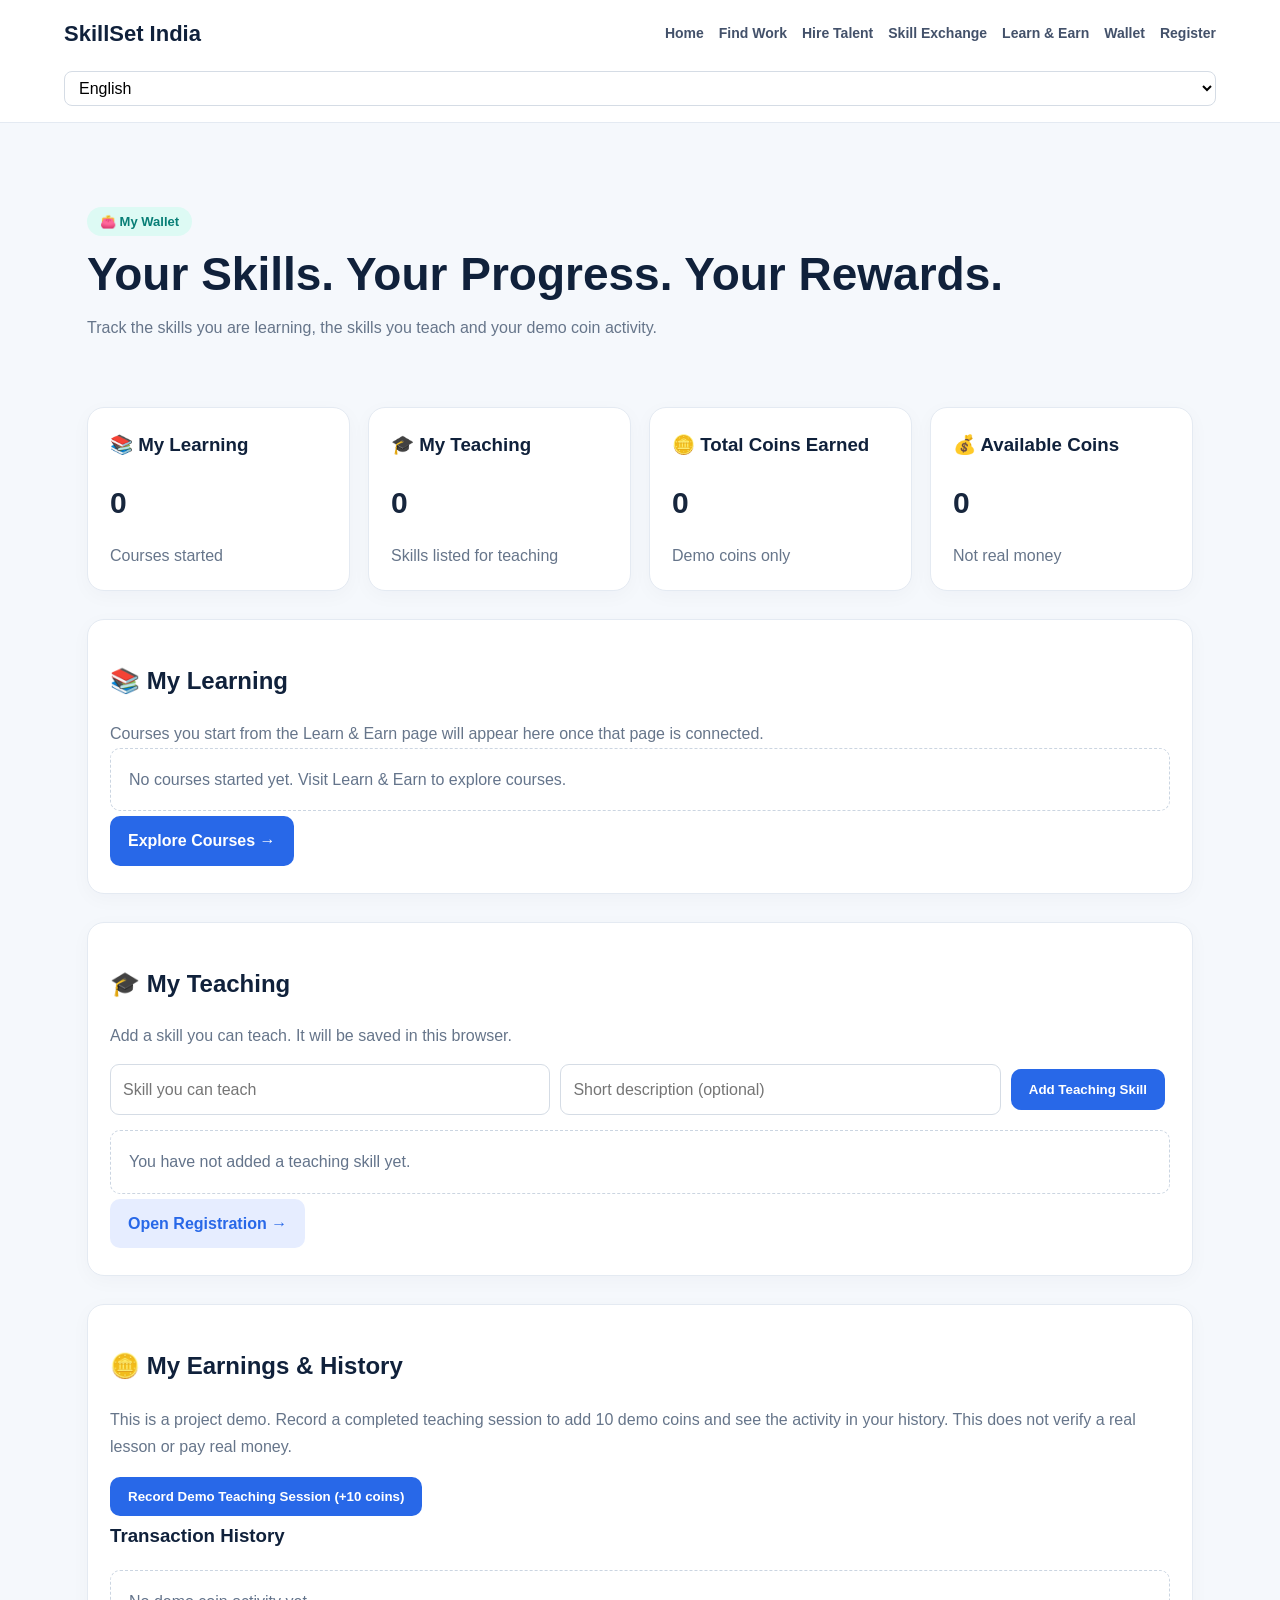
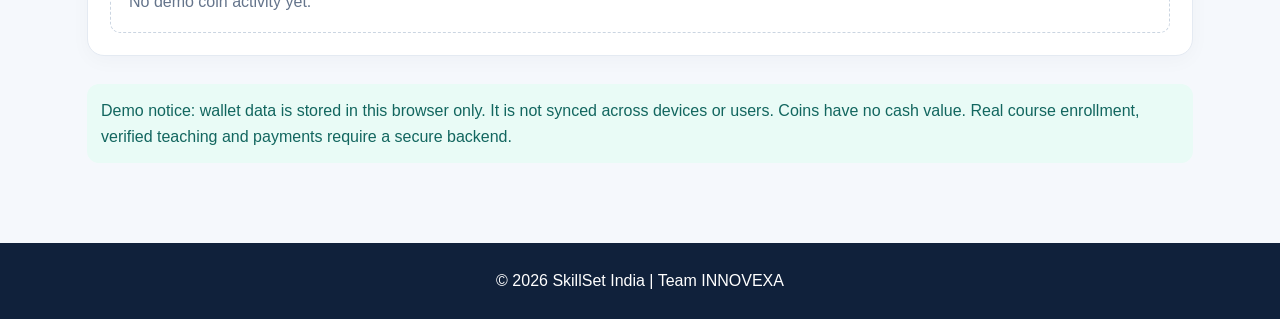
<file: wallet.html>
<!DOCTYPE html>
<html lang="en">
<head>
  <meta charset="UTF-8">
  <meta name="viewport" content="width=device-width, initial-scale=1.0">
  <title>My Wallet | SkillSet India</title>
  <link rel="stylesheet" href="style.css">

  <style>
    .wallet-hero { margin: 30px 0; }
    .wallet-grid {
      display: grid;
      grid-template-columns: repeat(auto-fit, minmax(220px, 1fr));
      gap: 18px;
      margin: 22px 0;
    }
    .wallet-stat { padding: 22px; }
    .wallet-stat .number {
      font-size: 30px;
      font-weight: bold;
      margin: 12px 0;
      overflow-wrap: anywhere;
    }
    .wallet-section { margin: 28px 0; }
    .wallet-item {
      border: 1px solid #e2e8f0;
      border-radius: 12px;
      padding: 16px;
      margin: 12px 0;
      background: var(--card-bg, #fff);
    }
    .wallet-item h3 { margin-top: 0; }
    .wallet-item p { line-height: 1.6; }
    .wallet-form {
      display: flex;
      flex-wrap: wrap;
      gap: 10px;
      margin: 15px 0;
    }
    .wallet-form input, .wallet-form select {
      flex: 1;
      min-width: 180px;
      padding: 12px;
      border: 1px solid #d5dce5;
      border-radius: 9px;
      font: inherit;
      box-sizing: border-box;
    }
    .wallet-actions {
      display: flex;
      flex-wrap: wrap;
      gap: 10px;
      margin-top: 12px;
    }
    .wallet-actions button { cursor: pointer; }
    .wallet-empty {
      padding: 18px;
      border: 1px dashed #cbd5e1;
      border-radius: 10px;
      color: #64748b;
    }
    .wallet-language {
      padding: 7px 10px;
      border: 1px solid #d5dce5;
      border-radius: 8px;
      font: inherit;
    }
    .wallet-status {
      display: inline-block;
      padding: 5px 9px;
      border-radius: 20px;
      background: #e0f2fe;
      color: #075985;
      font-size: 13px;
    }
    .wallet-note { line-height: 1.7; }
    .wallet-item .btn { cursor: pointer; }
    @media (max-width: 600px) {
      .wallet-form { flex-direction: column; }
      .wallet-form input, .wallet-form select { width: 100%; }
    }
  </style>
</head>

<body>

<header class="navbar">
  <a class="logo" href="index.html">SkillSet India</a>

  <nav>
    <a href="index.html" data-en="Home" data-hi="होम">Home</a>
    <a href="jobs.html" data-en="Find Work" data-hi="काम खोजें">Find Work</a>
    <a href="hire.html" data-en="Hire Talent" data-hi="काम पर रखें">Hire Talent</a>
    <a href="skills.html" data-en="Skill Exchange" data-hi="कौशल साझा करें">Skill Exchange</a>
    <a href="learn.html" data-en="Learn & Earn" data-hi="सीखें और कमाएँ">Learn & Earn</a>
    <a href="wallet.html" data-en="Wallet" data-hi="वॉलेट">Wallet</a>
    <a href="register.html" data-en="Register" data-hi="रजिस्टर करें">Register</a>
  </nav>

  <select id="siteLanguage" class="wallet-language" aria-label="Select language">
    <option value="en">English</option>
    <option value="hi">हिन्दी</option>
  </select>
</header>

<main class="container">

  <section class="page-title wallet-hero">
    <span class="badge" data-en="👛 My Wallet" data-hi="👛 मेरा वॉलेट">👛 My Wallet</span>
    <h1 data-en="Your Skills. Your Progress. Your Rewards."
        data-hi="आपके कौशल। आपकी प्रगति। आपके रिवॉर्ड।">
      Your Skills. Your Progress. Your Rewards.
    </h1>
    <p data-en="Track the skills you are learning, the skills you teach and your demo coin activity."
       data-hi="सीखे जा रहे कौशल, सिखाए जा रहे कौशल और डेमो कॉइन्स की जानकारी यहाँ देखें।">
      Track the skills you are learning, the skills you teach and your demo coin activity.
    </p>
  </section>

  <section class="wallet-grid">
    <article class="card wallet-stat">
      <h3 data-en="📚 My Learning" data-hi="📚 मेरी पढ़ाई">📚 My Learning</h3>
      <div class="number" id="learningCount">0</div>
      <p data-en="Courses started" data-hi="शुरू किए गए कोर्स">Courses started</p>
    </article>

    <article class="card wallet-stat">
      <h3 data-en="🎓 My Teaching" data-hi="🎓 मेरा शिक्षण">🎓 My Teaching</h3>
      <div class="number" id="teachingCount">0</div>
      <p data-en="Skills listed for teaching" data-hi="सिखाने के लिए जोड़े गए कौशल">Skills listed for teaching</p>
    </article>

    <article class="card wallet-stat">
      <h3 data-en="🪙 Total Coins Earned" data-hi="🪙 कुल कमाए गए कॉइन्स">🪙 Total Coins Earned</h3>
      <div class="number" id="totalCoins">0</div>
      <p data-en="Demo coins only" data-hi="केवल डेमो कॉइन्स">Demo coins only</p>
    </article>

    <article class="card wallet-stat">
      <h3 data-en="💰 Available Coins" data-hi="💰 उपलब्ध कॉइन्स">💰 Available Coins</h3>
      <div class="number" id="availableCoins">0</div>
      <p data-en="Not real money" data-hi="असली पैसे नहीं हैं">Not real money</p>
    </article>
  </section>

  <section class="card wallet-section">
    <h2 data-en="📚 My Learning" data-hi="📚 मेरी पढ़ाई">📚 My Learning</h2>
    <p class="wallet-note"
       data-en="Courses you start from the Learn & Earn page will appear here once that page is connected."
       data-hi="Learn & Earn पेज से शुरू किए गए कोर्स उस पेज को जोड़ने के बाद यहाँ दिखाई देंगे।">
      Courses you start from the Learn & Earn page will appear here once that page is connected.
    </p>
    <div id="learningList"></div>
    <a class="btn" href="learn.html" data-en="Explore Courses →" data-hi="कोर्स देखें →">Explore Courses →</a>
  </section>

  <section class="card wallet-section">
    <h2 data-en="🎓 My Teaching" data-hi="🎓 मेरा शिक्षण">🎓 My Teaching</h2>
    <p data-en="Add a skill you can teach. It will be saved in this browser."
       data-hi="वह कौशल जोड़ें जिसे आप सिखा सकते हैं। यह इसी ब्राउज़र में सेव होगा।">
      Add a skill you can teach. It will be saved in this browser.
    </p>

    <form id="teachingForm" class="wallet-form">
      <input id="teachingSkill" type="text" maxlength="80"
             placeholder="Skill you can teach" required>
      <input id="teachingDetails" type="text" maxlength="180"
             placeholder="Short description (optional)">
      <button class="btn" type="submit" data-en="Add Teaching Skill" data-hi="सिखाने का कौशल जोड़ें">
        Add Teaching Skill
      </button>
    </form>

    <div id="teachingList"></div>
    <a class="btn secondary" href="register.html"
       data-en="Open Registration →" data-hi="रजिस्ट्रेशन खोलें →">
      Open Registration →
    </a>
  </section>

  <section class="card wallet-section">
    <h2 data-en="🪙 My Earnings & History" data-hi="🪙 मेरी कमाई और हिस्ट्री">🪙 My Earnings & History</h2>
    <p class="wallet-note"
       data-en="This is a project demo. Record a completed teaching session to add 10 demo coins and see the activity in your history. This does not verify a real lesson or pay real money."
       data-hi="यह प्रोजेक्ट डेमो है। पूरी की गई शिक्षण गतिविधि दर्ज करने पर 10 डेमो कॉइन्स जुड़ेंगे। इससे असली क्लास की पुष्टि या असली पैसे का भुगतान नहीं होता।">
      This is a project demo. Record a completed teaching session to add 10 demo coins and see the activity in your history. This does not verify a real lesson or pay real money.
    </p>

    <div class="wallet-actions">
      <button type="button" class="btn" id="recordSession"
              data-en="Record Demo Teaching Session (+10 coins)"
              data-hi="डेमो शिक्षण सेशन दर्ज करें (+10 कॉइन्स)">
        Record Demo Teaching Session (+10 coins)
      </button>
    </div>

    <h3 data-en="Transaction History" data-hi="लेन-देन का रिकॉर्ड">Transaction History</h3>
    <div id="earningsHistory"></div>
  </section>

  <div class="notice"
       data-en="Demo notice: wallet data is stored in this browser only. It is not synced across devices or users. Coins have no cash value. Real course enrollment, verified teaching and payments require a secure backend."
       data-hi="डेमो सूचना: वॉलेट का डेटा केवल इसी ब्राउज़र में सेव है। यह दूसरे डिवाइस या यूज़र से सिंक नहीं होता। कॉइन्स की कोई नकद कीमत नहीं है। असली कोर्स, सत्यापित शिक्षण और भुगतान के लिए सुरक्षित बैकएंड चाहिए।">
    Demo notice: wallet data is stored in this browser only. It is not synced across devices or users. Coins have no cash value. Real course enrollment, verified teaching and payments require a secure backend.
  </div>

</main>

<footer data-en="© 2026 SkillSet India | Team INNOVEXA"
        data-hi="© 2026 SkillSet India | टीम INNOVEXA">
  © 2026 SkillSet India | Team INNOVEXA
</footer>

<script>
(() => {
  const KEYS = {
    language: "skillset_language",
    learning: "skillset_my_learning",
    teaching: "skillset_my_teaching",
    earnings: "skillset_demo_earnings"
  };

  const $ = id => document.getElementById(id);

  function readArray(key) {
    try {
      const data = JSON.parse(localStorage.getItem(key) || "[]");
      return Array.isArray(data) ? data : [];
    } catch {
      return [];
    }
  }

  function saveArray(key, data) {
    localStorage.setItem(key, JSON.stringify(data));
  }

  function escapeHTML(value) {
    return String(value ?? "").replace(/[&<>"']/g, character => ({
      "&": "&amp;",
      "<": "&lt;",
      ">": "&gt;",
      '"': "&quot;",
      "'": "&#39;"
    })[character]);
  }

  function text(en, hi) {
    return language === "hi" ? hi : en;
  }

  let language = localStorage.getItem(KEYS.language) === "hi" ? "hi" : "en";

  function renderLearning() {
    const items = readArray(KEYS.learning);
    $("learningCount").textContent = items.length;

    if (!items.length) {
      $("learningList").innerHTML =
        `<div class="wallet-empty">${text(
          "No courses started yet. Visit Learn & Earn to explore courses.",
          "अभी कोई कोर्स शुरू नहीं किया गया है। कोर्स देखने के लिए Learn & Earn पर जाएँ।"
        )}</div>`;
      return;
    }

    $("learningList").innerHTML = items.map((item, index) => `
      <article class="wallet-item">
        <h3>${escapeHTML(item.title || item.skill || "Course")}</h3>
        <p>${escapeHTML(item.description || "")}</p>
        <span class="wallet-status">${escapeHTML(item.status || text("In progress", "जारी है"))}</span>
        <div class="wallet-actions">
          <button class="btn secondary remove-learning" data-index="${index}" type="button">
            ${text("Remove", "हटाएँ")}
          </button>
        </div>
      </article>
    `).join("");

    document.querySelectorAll(".remove-learning").forEach(button => {
      button.addEventListener("click", () => {
        const current = readArray(KEYS.learning);
        current.splice(Number(button.dataset.index), 1);
        saveArray(KEYS.learning, current);
        renderAll();
      });
    });
  }

  function renderTeaching() {
    const items = readArray(KEYS.teaching);
    $("teachingCount").textContent = items.length;

    if (!items.length) {
      $("teachingList").innerHTML =
        `<div class="wallet-empty">${text(
          "You have not added a teaching skill yet.",
          "आपने अभी सिखाने के लिए कोई कौशल नहीं जोड़ा है।"
        )}</div>`;
      return;
    }

    $("teachingList").innerHTML = items.map((item, index) => `
      <article class="wallet-item">
        <h3>🎓 ${escapeHTML(item.title || item.skill || "Teaching skill")}</h3>
        <p>${escapeHTML(item.description || text("No description added.", "कोई विवरण नहीं जोड़ा गया।"))}</p>
        <span class="wallet-status">${text("Available to teach", "सिखाने के लिए उपलब्ध")}</span>
        <div class="wallet-actions">
          <button class="btn secondary remove-teaching" data-index="${index}" type="button">
            ${text("Remove", "हटाएँ")}
          </button>
        </div>
      </article>
    `).join("");

    document.querySelectorAll(".remove-teaching").forEach(button => {
      button.addEventListener("click", () => {
        const current = readArray(KEYS.teaching);
        current.splice(Number(button.dataset.index), 1);
        saveArray(KEYS.teaching, current);
        renderAll();
      });
    });
  }

  function renderEarnings() {
    const history = readArray(KEYS.earnings);
    const total = history.reduce((sum, item) => sum + (Number(item.coins) || 0), 0);

    $("totalCoins").textContent = total;
    $("availableCoins").textContent = total;

    if (!history.length) {
      $("earningsHistory").innerHTML =
        `<div class="wallet-empty">${text(
          "No demo coin activity yet.",
          "अभी डेमो कॉइन्स की कोई गतिविधि नहीं है।"
        )}</div>`;
      return;
    }

    $("earningsHistory").innerHTML = [...history].reverse().map(item => `
      <article class="wallet-item">
        <h3>🪙 ${escapeHTML(item.title || text("Teaching activity", "शिक्षण गतिविधि"))}</h3>
        <p>${escapeHTML(item.date || "")}</p>
        <strong>+${Number(item.coins) || 0} ${text("demo coins", "डेमो कॉइन्स")}</strong>
      </article>
    `).join("");
  }

  function renderAll() {
    renderLearning();
    renderTeaching();
    renderEarnings();
  }

  function applyLanguage(nextLanguage) {
    language = nextLanguage === "hi" ? "hi" : "en";
    document.documentElement.lang = language;
    $("siteLanguage").value = language;

    document.querySelectorAll("[data-en][data-hi]").forEach(element => {
      element.textContent = language === "hi"
        ? element.dataset.hi
        : element.dataset.en;
    });

    $("teachingSkill").placeholder = text(
      "Skill you can teach",
      "वह कौशल जिसे आप सिखा सकते हैं"
    );
    $("teachingDetails").placeholder = text(
      "Short description (optional)",
      "छोटा विवरण (वैकल्पिक)"
    );

    localStorage.setItem(KEYS.language, language);
    renderAll();
  }

  $("teachingForm").addEventListener("submit", event => {
    event.preventDefault();

    const title = $("teachingSkill").value.trim();
    const description = $("teachingDetails").value.trim();

    if (!title) return;

    const items = readArray(KEYS.teaching);
    const alreadyExists = items.some(item =>
      String(item.title || item.skill || "").toLowerCase() === title.toLowerCase()
    );

    if (alreadyExists) {
      alert(text("This teaching skill is already listed.", "यह कौशल पहले से सूची में है।"));
      return;
    }

    items.push({
      id: Date.now(),
      title,
      description,
      savedAt: new Date().toISOString()
    });

    saveArray(KEYS.teaching, items);
    $("teachingForm").reset();
    renderAll();
  });

  $("recordSession").addEventListener("click", () => {
    const history = readArray(KEYS.earnings);
    history.push({
      id: Date.now(),
      title: text("Demo teaching session", "डेमो शिक्षण सेशन"),
      coins: 10,
      date: new Date().toLocaleString()
    });

    saveArray(KEYS.earnings, history);
    renderAll();
  });

  $("siteLanguage").addEventListener("change", event => {
    applyLanguage(event.target.value);
  });

  // Also read any learning records already saved by another page.
  renderAll();
  applyLanguage(language);
})();
</script>

<script src="script.js"></script>
</body>
</html>
</file>
<file: style.css>
*{box-sizing:border-box}
:root{--navy:#10213b;--blue:#2868e8;--teal:#12b8a6;--paper:#f5f8fc;--muted:#66758a}
body{margin:0;font-family:Arial,Helvetica,sans-serif;background:var(--paper);color:#17263d;line-height:1.6}
a{text-decoration:none;color:inherit}
.navbar{background:white;padding:16px 5%;display:flex;align-items:center;justify-content:space-between;gap:20px;flex-wrap:wrap;border-bottom:1px solid #e4eaf2;position:sticky;top:0;z-index:5}
.logo{font-size:22px;font-weight:bold;color:var(--navy)}
nav{display:flex;gap:15px;flex-wrap:wrap}
nav a{font-size:14px;font-weight:bold;color:#43516a}
nav a:hover{color:var(--blue)}
.container{max-width:1150px;margin:auto;padding:35px 22px 60px}
.hero{display:grid;grid-template-columns:1fr 1fr;gap:30px;align-items:center;padding:35px 0 55px}
h1{font-size:clamp(38px,5vw,60px);line-height:1.1;color:var(--navy);margin:15px 0}
h2,h3{color:var(--navy)}
.blue{color:var(--blue)}
p{color:var(--muted)}
.badge{background:#ddfaf4;color:#087e76;padding:7px 13px;border-radius:30px;font-weight:bold;font-size:13px}
.btn{display:inline-block;background:var(--blue);color:white;padding:12px 18px;border-radius:10px;font-weight:bold;border:0;cursor:pointer;margin:5px 5px 5px 0}
.btn:hover{background:#1854ca}
.secondary{background:#e6edff;color:var(--blue)}
.hero-art{min-height:280px;background:linear-gradient(140deg,#e2eeff,#d9fbf4);border-radius:25px;padding:25px;display:grid;place-items:center}
.art-card{background:white;padding:25px;border-radius:18px;max-width:350px;box-shadow:0 10px 30px #10213b12}
.big-icon{font-size:42px}
.grid{display:grid;grid-template-columns:repeat(3,minmax(0,1fr));gap:18px;margin:20px 0 35px}
.card{background:white;padding:22px;border:1px solid #e4eaf2;border-radius:17px;box-shadow:0 5px 20px #10213b08}
.card h3{margin-top:0}
.card p{margin-bottom:0}
.card:hover{transform:translateY(-2px);box-shadow:0 10px 25px #10213b12}
.page-title{padding:20px 0}
.page-title h1{font-size:clamp(32px,4vw,46px)}
.toolbar{display:flex;gap:10px;flex-wrap:wrap;margin:20px 0}
input,select,textarea{font:inherit;padding:12px;border:1px solid #d8e0eb;border-radius:9px;background:white;width:100%}
.toolbar input{flex:1;min-width:200px}
.toolbar select{width:auto;min-width:160px}
.form-grid{display:grid;grid-template-columns:1fr 1fr;gap:16px}
.field label{display:block;font-weight:bold;margin-bottom:6px}
.field.full{grid-column:1/-1}
.notice{background:#e9fbf6;color:#12665f;padding:14px;border-radius:12px;margin:20px 0}
.points{font-size:45px;font-weight:bold;color:var(--blue)}
.tag{display:inline-block;background:#eff5ff;color:#315fb4;border-radius:20px;padding:4px 10px;font-size:12px}
footer{background:var(--navy);color:white;text-align:center;padding:25px}
.hidden{display:none!important}
@media(max-width:850px){.hero{grid-template-columns:1fr}.grid{grid-template-columns:repeat(2,minmax(0,1fr))}.navbar{position:static}}
@media(max-width:560px){.grid,.form-grid{grid-template-columns:1fr}.field.full{grid-column:auto}nav{gap:10px}.container{padding:25px 16px}}
</file>
